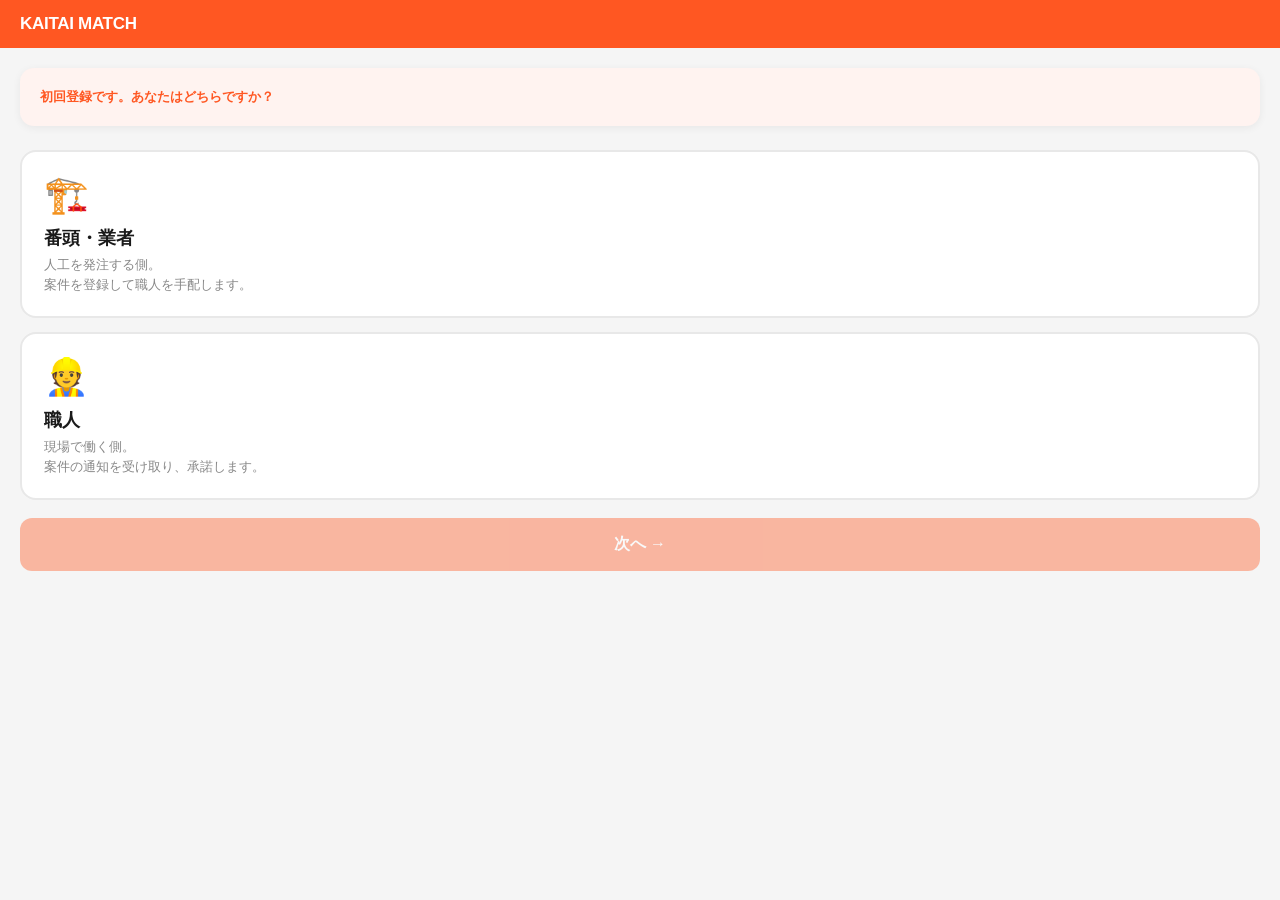
<file: index.html>
<!DOCTYPE html>
<html lang="ja">
<head>
  <meta charset="UTF-8">
  <meta name="viewport" content="width=device-width, initial-scale=1.0, maximum-scale=1.0, user-scalable=no">
  <title>KAITAI MATCH</title>
  <script src="https://static.line-scdn.net/liff/edge/versions/2.22.3/sdk.js"></script>
  <style>
    *{box-sizing:border-box;margin:0;padding:0;-webkit-tap-highlight-color:transparent}
    body{font-family:-apple-system,BlinkMacSystemFont,'Hiragino Sans','Noto Sans JP',sans-serif;background:#f5f5f5;color:#1a1a1a;min-height:100vh}

    /* ── Loading ── */
    #loading{display:flex;flex-direction:column;align-items:center;justify-content:center;height:100vh;background:#FF5722;position:fixed;inset:0;z-index:9999}
    .loading-logo{font-size:30px;font-weight:900;color:#fff;letter-spacing:-1px;margin-bottom:6px}
    .loading-sub{font-size:12px;color:rgba(255,255,255,.8);margin-bottom:44px}
    .spinner{width:32px;height:32px;border:3px solid rgba(255,255,255,.3);border-top-color:#fff;border-radius:50%;animation:spin .8s linear infinite}
    @keyframes spin{to{transform:rotate(360deg)}}

    /* ── Screen ── */
    .screen{display:none;min-height:100vh}
    .screen.active{display:block}

    /* ── Header ── */
    .header{background:#FF5722;padding:14px 20px;display:flex;align-items:center;gap:12px;position:sticky;top:0;z-index:100}
    .header-title{font-size:17px;font-weight:800;color:#fff;letter-spacing:-.3px}
    .header-back{color:#fff;font-size:22px;cursor:pointer;line-height:1;padding-right:4px}

    /* ── Content ── */
    .content{padding:20px}

    /* ── Cards ── */
    .card{background:#fff;border-radius:14px;padding:20px;margin-bottom:16px;box-shadow:0 2px 8px rgba(0,0,0,.06)}

    /* ── Hero ── */
    .home-hero{background:linear-gradient(135deg,#FF5722,#FF8A65);border-radius:16px;padding:28px 24px;margin-bottom:20px;color:#fff}
    .hero-badge{font-size:11px;font-weight:700;background:rgba(255,255,255,.2);border-radius:20px;padding:4px 10px;display:inline-block;margin-bottom:10px;letter-spacing:.5px}
    .hero-title{font-size:24px;font-weight:900;line-height:1.3;margin-bottom:8px}
    .hero-sub{font-size:13px;opacity:.85;line-height:1.6}

    /* ── Buttons ── */
    .btn-primary{width:100%;background:#FF5722;color:#fff;border:none;border-radius:12px;padding:16px;font-size:16px;font-weight:800;cursor:pointer;letter-spacing:-.3px;transition:opacity .2s;font-family:inherit}
    .btn-primary:active{opacity:.85}
    .btn-primary:disabled{opacity:.4;cursor:not-allowed}
    .btn-secondary{width:100%;background:#fff;color:#FF5722;border:2px solid #FF5722;border-radius:12px;padding:14px;font-size:15px;font-weight:700;cursor:pointer;margin-top:12px;font-family:inherit}
    .btn-secondary:active{opacity:.8}
    .btn-accept{width:100%;background:#2E7D32;color:#fff;border:none;border-radius:12px;padding:17px;font-size:17px;font-weight:800;cursor:pointer;margin-bottom:12px;font-family:inherit}
    .btn-accept:active{opacity:.85}
    .btn-decline{width:100%;background:#fff;color:#999;border:2px solid #ddd;border-radius:12px;padding:14px;font-size:15px;font-weight:700;cursor:pointer;font-family:inherit}

    /* ── Forms ── */
    .form-group{margin-bottom:20px}
    .form-label{font-size:13px;font-weight:700;color:#333;margin-bottom:8px;display:block}
    .form-label .req{color:#FF5722;margin-left:3px}
    .form-input,.form-select,.form-textarea{width:100%;border:2px solid #e8e8e8;border-radius:10px;padding:14px;font-size:15px;color:#1a1a1a;background:#fff;outline:none;transition:border-color .2s;-webkit-appearance:none;font-family:inherit}
    .form-input:focus,.form-select:focus,.form-textarea:focus{border-color:#FF5722}
    .form-select{background-image:url("data:image/svg+xml;charset=utf-8,%3Csvg xmlns='http://www.w3.org/2000/svg' width='16' height='16' viewBox='0 0 24 24' fill='none' stroke='%23999' stroke-width='2'%3E%3Cpath d='M6 9l6 6 6-6'/%3E%3C/svg%3E");background-repeat:no-repeat;background-position:right 14px center;padding-right:44px}
    .form-textarea{resize:vertical;min-height:80px}

    /* ── Skill / Area toggles ── */
    .skill-grid{display:grid;grid-template-columns:repeat(2,1fr);gap:8px}
    .skill-tag,.area-chip{border:2px solid #e8e8e8;border-radius:8px;padding:10px 12px;font-size:13px;font-weight:600;color:#555;cursor:pointer;text-align:center;transition:all .15s;background:#fff;user-select:none}
    .area-chip{border-radius:20px;padding:8px 14px}
    .area-chips{display:flex;flex-wrap:wrap;gap:8px}
    .skill-tag.on,.area-chip.on{border-color:#FF5722;background:#FFF3F0;color:#FF5722}

    /* ── Counter ── */
    .counter-wrap{display:flex;align-items:center;gap:14px}
    .counter-btn{width:46px;height:46px;border:2px solid #e8e8e8;border-radius:10px;background:#fff;font-size:22px;cursor:pointer;display:flex;align-items:center;justify-content:center;font-weight:700;font-family:inherit}
    .counter-val{font-size:26px;font-weight:900;color:#1a1a1a;min-width:40px;text-align:center}
    .counter-unit{font-size:14px;color:#888;font-weight:600}

    /* ── Step indicator ── */
    .steps{display:flex;align-items:center;gap:6px;margin-bottom:24px}
    .step-dot{width:28px;height:28px;border-radius:50%;display:flex;align-items:center;justify-content:center;font-size:12px;font-weight:900;flex-shrink:0;transition:all .3s}
    .step-dot.done{background:#FF5722;color:#fff}
    .step-dot.todo{background:#e8e8e8;color:#999}
    .step-line{flex:1;height:2px;background:#e8e8e8;transition:background .3s}
    .step-line.done{background:#FF5722}

    /* ── Info rows ── */
    .info-row{display:flex;justify-content:space-between;align-items:flex-start;padding:13px 0;border-bottom:1px solid #f5f5f5;font-size:14px;gap:12px}
    .info-row:last-child{border-bottom:none}
    .info-label{color:#888;font-weight:600;flex-shrink:0}
    .info-value{color:#1a1a1a;font-weight:700;text-align:right}

    /* ── Job card ── */
    .job-card{background:#fff;border-radius:12px;padding:16px;margin-bottom:12px;box-shadow:0 2px 8px rgba(0,0,0,.06);border-left:4px solid #FF5722}
    .job-date{font-size:15px;font-weight:800;color:#1a1a1a}
    .job-wage{font-size:20px;font-weight:900;color:#FF5722;margin:6px 0}
    .job-skills{display:flex;flex-wrap:wrap;gap:5px;margin-top:8px}
    .skill-badge{font-size:11px;font-weight:600;background:#f0f0f0;color:#666;padding:4px 8px;border-radius:4px}

    /* ── Status badges ── */
    .badge{display:inline-block;font-size:11px;font-weight:700;padding:3px 8px;border-radius:4px}
    .badge-open{background:#E3F2FD;color:#1565C0}
    .badge-matched{background:#E8F5E9;color:#2E7D32}
    .badge-closed{background:#F3F4F6;color:#6B7280}

    /* ── Notice ── */
    .notice{background:#FFF3F0;border-radius:10px;padding:14px;font-size:13px;color:#666;line-height:1.6}
    .notice strong{color:#FF5722}
    .notice-green{background:#E8F5E9;border-radius:10px;padding:14px;font-size:13px;color:#2E7D32;font-weight:600;margin-bottom:20px}

    /* ── Section label ── */
    .section-label{font-size:11px;font-weight:700;color:#888;letter-spacing:.5px;margin-bottom:12px;text-transform:uppercase}

    /* ── Type cards ── */
    .type-card{background:#fff;border:2px solid #e8e8e8;border-radius:16px;padding:22px;margin-bottom:14px;cursor:pointer;transition:all .2s;-webkit-user-select:none}
    .type-card:active{transform:scale(.98)}
    .type-card.on{border-color:#FF5722;background:#FFF3F0}
    .type-icon{font-size:36px;margin-bottom:10px}
    .type-title{font-size:18px;font-weight:800;color:#1a1a1a;margin-bottom:5px}
    .type-desc{font-size:13px;color:#888;line-height:1.5}

    /* ── Tab bar ── */
    .tab-bar{position:fixed;bottom:0;left:0;right:0;background:#fff;border-top:1px solid #f0f0f0;display:flex;padding-bottom:env(safe-area-inset-bottom,0)}
    .tab-item{flex:1;display:flex;flex-direction:column;align-items:center;padding:10px 0;cursor:pointer;color:#bbb;font-size:10px;font-weight:600;gap:3px;transition:color .2s}
    .tab-item.on{color:#FF5722}
    .tab-icon{font-size:22px;line-height:1}
    .tab-spacer{height:70px}

    /* ── Success ── */
    .success-icon{font-size:64px;text-align:center;margin-bottom:16px;margin-top:40px}
    .success-title{font-size:22px;font-weight:900;text-align:center;margin-bottom:8px}
    .success-sub{font-size:14px;color:#666;text-align:center;line-height:1.6;margin-bottom:28px}
    .stat-row{display:flex;gap:12px;margin-bottom:24px}
    .stat-box{flex:1;background:#FFF3F0;border-radius:12px;padding:16px;text-align:center}
    .stat-num{font-size:28px;font-weight:900;color:#FF5722;line-height:1;margin-bottom:4px}
    .stat-lbl{font-size:11px;color:#888;font-weight:600}

    /* ── Divider ── */
    .divider{height:1px;background:#f0f0f0;margin:16px 0}

    /* ── Empty state ── */
    .empty{text-align:center;padding:48px 20px;color:#bbb;font-size:14px;line-height:1.7}
    .empty-icon{font-size:40px;margin-bottom:12px}

    /* ── Safe area ── */
    .safe-bottom{height:calc(env(safe-area-inset-bottom,0px) + 20px)}
  </style>
</head>
<body>

<!-- ════════════════════════════════════
     LOADING
════════════════════════════════════ -->
<div id="loading">
  <div class="loading-logo">KAITAI MATCH</div>
  <div class="loading-sub">解体業の119番</div>
  <div class="spinner"></div>
</div>

<!-- ════════════════════════════════════
     [1] ユーザータイプ選択（初回登録）
════════════════════════════════════ -->
<div id="s-type" class="screen">
  <div class="header"><div class="header-title">KAITAI MATCH</div></div>
  <div class="content">
    <div class="card" style="background:#FFF3F0;border:none;margin-bottom:24px">
      <p style="font-size:13px;color:#FF5722;font-weight:600">初回登録です。あなたはどちらですか？</p>
    </div>
    <div class="type-card" id="tc-contractor" onclick="pickType('contractor')">
      <div class="type-icon">🏗️</div>
      <div class="type-title">番頭・業者</div>
      <div class="type-desc">人工を発注する側。<br>案件を登録して職人を手配します。</div>
    </div>
    <div class="type-card" id="tc-worker" onclick="pickType('worker')">
      <div class="type-icon">👷</div>
      <div class="type-title">職人</div>
      <div class="type-desc">現場で働く側。<br>案件の通知を受け取り、承諾します。</div>
    </div>
    <button class="btn-primary" id="btn-type-next" onclick="goReg()" disabled style="opacity:.4;margin-top:4px">次へ →</button>
  </div>
</div>

<!-- ════════════════════════════════════
     [2] 業者登録
════════════════════════════════════ -->
<div id="s-reg-c" class="screen">
  <div class="header">
    <span class="header-back" onclick="go('s-type')">←</span>
    <div class="header-title">業者登録</div>
  </div>
  <div class="content">
    <div class="notice" style="margin-bottom:20px">
      <strong>最初の3ヶ月は完全無料。</strong><br>
      その後、成立時のみ日当の5〜8%の手数料が発生します。
    </div>
    <div class="form-group">
      <label class="form-label">会社名<span class="req">*</span></label>
      <input class="form-input" id="c-company" type="text" placeholder="○○解体工業">
    </div>
    <div class="form-group">
      <label class="form-label">担当者名<span class="req">*</span></label>
      <input class="form-input" id="c-name" type="text" placeholder="山田 太郎">
    </div>
    <div class="form-group">
      <label class="form-label">電話番号<span class="req">*</span></label>
      <input class="form-input" id="c-phone" type="tel" placeholder="090-1234-5678">
    </div>
    <div class="form-group">
      <label class="form-label">主な活動エリア<span class="req">*</span></label>
      <select class="form-select" id="c-area">
        <option value="">選択してください</option>
        <option value="足立区">足立区</option><option value="荒川区">荒川区</option>
        <option value="葛飾区">葛飾区</option><option value="墨田区">墨田区</option>
        <option value="江東区">江東区</option><option value="江戸川区">江戸川区</option>
        <option value="台東区">台東区</option><option value="北区">北区</option>
        <option value="その他">その他23区</option>
      </select>
    </div>
    <div class="form-group">
      <label class="form-label">事業規模</label>
      <select class="form-select" id="c-scale">
        <option value="solo">個人（一人親方）</option>
        <option value="small" selected>2〜5名</option>
        <option value="medium">6〜20名</option>
        <option value="large">21名以上</option>
      </select>
    </div>
    <button class="btn-primary" id="btn-reg-c" onclick="regContractor()">登録する</button>
    <div class="safe-bottom"></div>
  </div>
</div>

<!-- ════════════════════════════════════
     [3] 職人登録
════════════════════════════════════ -->
<div id="s-reg-w" class="screen">
  <div class="header">
    <span class="header-back" onclick="go('s-type')">←</span>
    <div class="header-title">職人登録</div>
  </div>
  <div class="content">
    <div class="notice-green">👷 登録・利用は完全無料です。</div>
    <div class="form-group">
      <label class="form-label">氏名<span class="req">*</span></label>
      <input class="form-input" id="w-name" type="text" placeholder="田中 一郎">
    </div>
    <div class="form-group">
      <label class="form-label">電話番号<span class="req">*</span></label>
      <input class="form-input" id="w-phone" type="tel" placeholder="090-1234-5678">
    </div>
    <div class="form-group">
      <label class="form-label">希望日当（下限）<span class="req">*</span></label>
      <select class="form-select" id="w-wage">
        <option value="15000">¥15,000〜</option><option value="18000">¥18,000〜</option>
        <option value="20000" selected>¥20,000〜</option><option value="22000">¥22,000〜</option>
        <option value="25000">¥25,000〜</option><option value="28000">¥28,000〜</option>
        <option value="30000">¥30,000〜</option>
      </select>
    </div>
    <div class="form-group">
      <label class="form-label">稼働可能エリア<span class="req">*</span>（複数可）</label>
      <div class="area-chips" id="w-areas">
        <div class="area-chip" data-v="足立区" onclick="toggle(this,'areas')">足立区</div>
        <div class="area-chip" data-v="荒川区" onclick="toggle(this,'areas')">荒川区</div>
        <div class="area-chip" data-v="葛飾区" onclick="toggle(this,'areas')">葛飾区</div>
        <div class="area-chip" data-v="墨田区" onclick="toggle(this,'areas')">墨田区</div>
        <div class="area-chip" data-v="江東区" onclick="toggle(this,'areas')">江東区</div>
        <div class="area-chip" data-v="江戸川区" onclick="toggle(this,'areas')">江戸川区</div>
        <div class="area-chip" data-v="台東区" onclick="toggle(this,'areas')">台東区</div>
        <div class="area-chip" data-v="北区" onclick="toggle(this,'areas')">北区</div>
        <div class="area-chip" data-v="その他" onclick="toggle(this,'areas')">その他23区</div>
      </div>
    </div>
    <div class="form-group">
      <label class="form-label">スキル・資格<span class="req">*</span>（複数可）</label>
      <div class="skill-grid" id="w-skills">
        <div class="skill-tag" data-v="手元・雑工" onclick="toggle(this,'wSkills')">🔨 手元・雑工</div>
        <div class="skill-tag" data-v="内装解体" onclick="toggle(this,'wSkills')">🏠 内装解体</div>
        <div class="skill-tag" data-v="木造解体" onclick="toggle(this,'wSkills')">🌲 木造解体</div>
        <div class="skill-tag" data-v="RC解体" onclick="toggle(this,'wSkills')">🧱 RC解体</div>
        <div class="skill-tag" data-v="鉄骨解体" onclick="toggle(this,'wSkills')">⚙️ 鉄骨解体</div>
        <div class="skill-tag" data-v="外壁解体" onclick="toggle(this,'wSkills')">🏗️ 外壁解体</div>
        <div class="skill-tag" data-v="基礎解体" onclick="toggle(this,'wSkills')">⛏️ 基礎解体</div>
        <div class="skill-tag" data-v="重機(ユンボ)" onclick="toggle(this,'wSkills')">🚜 重機(ユンボ)</div>
        <div class="skill-tag" data-v="重機(クレーン)" onclick="toggle(this,'wSkills')">🏗️ 重機(クレーン)</div>
        <div class="skill-tag" data-v="アスベスト除去" onclick="toggle(this,'wSkills')">🦺 アスベスト除去</div>
        <div class="skill-tag" data-v="アスベスト主任" onclick="toggle(this,'wSkills')">📋 アスベスト主任</div>
        <div class="skill-tag" data-v="大型運転" onclick="toggle(this,'wSkills')">🚛 大型運転</div>
        <div class="skill-tag" data-v="産廃処理" onclick="toggle(this,'wSkills')">♻️ 産廃処理</div>
        <div class="skill-tag" data-v="安全衛生責任者" onclick="toggle(this,'wSkills')">⛑️ 安全衛生</div>
      </div>
    </div>
    <button class="btn-primary" id="btn-reg-w" onclick="regWorker()">登録する</button>
    <div class="safe-bottom"></div>
  </div>
</div>

<!-- ════════════════════════════════════
     [4] 業者ホーム
════════════════════════════════════ -->
<div id="s-c-home" class="screen">
  <div class="header"><div class="header-title">KAITAI MATCH</div></div>
  <div class="content" style="padding-bottom:80px">
    <div class="home-hero">
      <div class="hero-badge">解体業の119番</div>
      <div class="hero-title">明日の穴を<br>5分で埋める</div>
      <div class="hero-sub">条件を入力するだけ。合う職人に自動でLINEが届きます。</div>
    </div>
    <button class="btn-primary" onclick="go('s-post-job')" style="font-size:17px;padding:18px;margin-bottom:24px">
      ＋ 案件を登録する
    </button>
    <div class="section-label">最近の案件</div>
    <div id="c-job-list">
      <div class="empty"><div class="empty-icon">📋</div>まだ案件がありません</div>
    </div>
    <div class="tab-spacer"></div>
  </div>
  <div class="tab-bar">
    <div class="tab-item on"><div class="tab-icon">🏠</div><span>ホーム</span></div>
    <div class="tab-item" onclick="go('s-c-profile')"><div class="tab-icon">👤</div><span>プロフィール</span></div>
  </div>
</div>

<!-- ════════════════════════════════════
     [5] 案件登録（3ステップ）
════════════════════════════════════ -->
<div id="s-post-job" class="screen">
  <div class="header">
    <span class="header-back" onclick="go('s-c-home')">←</span>
    <div class="header-title">案件を登録する</div>
  </div>
  <div class="content" style="padding-bottom:100px">

    <!-- Step indicator -->
    <div class="steps">
      <div class="step-dot done" id="sd1">1</div>
      <div class="step-line" id="sl1"></div>
      <div class="step-dot todo" id="sd2">2</div>
      <div class="step-line" id="sl2"></div>
      <div class="step-dot todo" id="sd3">3</div>
    </div>

    <!-- ─ Step 1: 日程・エリア ─ -->
    <div id="js1">
      <div class="form-group">
        <label class="form-label">作業日<span class="req">*</span></label>
        <input class="form-input" id="j-date" type="date">
      </div>
      <div class="form-group">
        <label class="form-label">現場エリア<span class="req">*</span></label>
        <select class="form-select" id="j-area">
          <option value="">選択してください</option>
          <option value="足立区">足立区</option><option value="荒川区">荒川区</option>
          <option value="葛飾区">葛飾区</option><option value="墨田区">墨田区</option>
          <option value="江東区">江東区</option><option value="江戸川区">江戸川区</option>
          <option value="台東区">台東区</option><option value="北区">北区</option>
          <option value="その他">その他23区</option>
        </select>
      </div>
      <div class="form-group">
        <label class="form-label">現場名・住所（任意）</label>
        <input class="form-input" id="j-location" type="text" placeholder="○○ビル解体現場">
      </div>
      <button class="btn-primary" onclick="jNext(2)">次へ →</button>
    </div>

    <!-- ─ Step 2: スキル・人数 ─ -->
    <div id="js2" style="display:none">
      <div class="form-group">
        <label class="form-label">必要なスキル<span class="req">*</span>（複数可）</label>
        <div class="skill-grid" id="j-skills">
          <div class="skill-tag" data-v="手元・雑工" onclick="toggle(this,'jSkills')">🔨 手元・雑工</div>
          <div class="skill-tag" data-v="内装解体" onclick="toggle(this,'jSkills')">🏠 内装解体</div>
          <div class="skill-tag" data-v="木造解体" onclick="toggle(this,'jSkills')">🌲 木造解体</div>
          <div class="skill-tag" data-v="RC解体" onclick="toggle(this,'jSkills')">🧱 RC解体</div>
          <div class="skill-tag" data-v="鉄骨解体" onclick="toggle(this,'jSkills')">⚙️ 鉄骨解体</div>
          <div class="skill-tag" data-v="外壁解体" onclick="toggle(this,'jSkills')">🏗️ 外壁解体</div>
          <div class="skill-tag" data-v="基礎解体" onclick="toggle(this,'jSkills')">⛏️ 基礎解体</div>
          <div class="skill-tag" data-v="重機(ユンボ)" onclick="toggle(this,'jSkills')">🚜 重機(ユンボ)</div>
          <div class="skill-tag" data-v="重機(クレーン)" onclick="toggle(this,'jSkills')">🏗️ 重機(クレーン)</div>
          <div class="skill-tag" data-v="アスベスト除去" onclick="toggle(this,'jSkills')">🦺 アスベスト除去</div>
          <div class="skill-tag" data-v="アスベスト主任" onclick="toggle(this,'jSkills')">📋 アスベスト主任</div>
          <div class="skill-tag" data-v="大型運転" onclick="toggle(this,'jSkills')">🚛 大型運転</div>
          <div class="skill-tag" data-v="産廃処理" onclick="toggle(this,'jSkills')">♻️ 産廃処理</div>
          <div class="skill-tag" data-v="安全衛生責任者" onclick="toggle(this,'jSkills')">⛑️ 安全衛生</div>
        </div>
      </div>
      <div class="form-group">
        <label class="form-label">必要人数<span class="req">*</span></label>
        <div class="counter-wrap">
          <button class="counter-btn" onclick="cnt(-1)">−</button>
          <div class="counter-val" id="j-cnt">1</div>
          <button class="counter-btn" onclick="cnt(1)">＋</button>
          <div class="counter-unit">人</div>
        </div>
      </div>
      <div style="display:flex;gap:10px;margin-top:4px">
        <button class="btn-secondary" style="flex:1;margin:0;font-size:14px" onclick="jNext(1)">← 戻る</button>
        <button class="btn-primary" style="flex:2" onclick="jNext(3)">次へ →</button>
      </div>
    </div>

    <!-- ─ Step 3: 日当・備考・確認 ─ -->
    <div id="js3" style="display:none">
      <div class="form-group">
        <label class="form-label">日当<span class="req">*</span></label>
        <select class="form-select" id="j-wage" onchange="updateSummary()">
          <option value="15000">¥15,000</option><option value="18000">¥18,000</option>
          <option value="20000" selected>¥20,000</option><option value="22000">¥22,000</option>
          <option value="25000">¥25,000</option><option value="28000">¥28,000</option>
          <option value="30000">¥30,000</option>
        </select>
      </div>
      <div class="form-group">
        <label class="form-label">作業内容・備考（任意）</label>
        <textarea class="form-textarea" id="j-notes" placeholder="例：内装撤去。道具は現場あり。8時集合。"></textarea>
      </div>

      <!-- 確認サマリー -->
      <div class="card" style="background:#f9f9f9;margin-bottom:20px">
        <div class="section-label" style="margin-bottom:12px">📋 登録内容の確認</div>
        <div class="info-row"><span class="info-label">作業日</span><span class="info-value" id="sum-date">—</span></div>
        <div class="info-row"><span class="info-label">エリア</span><span class="info-value" id="sum-area">—</span></div>
        <div class="info-row"><span class="info-label">スキル</span><span class="info-value" id="sum-skills" style="font-size:12px">—</span></div>
        <div class="info-row"><span class="info-label">人数</span><span class="info-value" id="sum-cnt">—</span></div>
        <div class="info-row"><span class="info-label">日当</span><span class="info-value" id="sum-wage">—</span></div>
      </div>

      <div style="display:flex;gap:10px">
        <button class="btn-secondary" style="flex:1;margin:0;font-size:14px" onclick="jNext(2)">← 戻る</button>
        <button class="btn-primary" style="flex:2" id="btn-submit" onclick="submitJob()">🚨 マッチング開始</button>
      </div>
    </div>

  </div>
</div>

<!-- ════════════════════════════════════
     [6] マッチング成功画面
════════════════════════════════════ -->
<div id="s-match-ok" class="screen">
  <div class="header"><div class="header-title">マッチング完了</div></div>
  <div class="content">
    <div class="success-icon">🎯</div>
    <div class="success-title">通知を送りました！</div>
    <div class="success-sub" id="match-msg">条件に合う職人にLINEを送信しました。<br>返答があり次第、LINEでお知らせします。</div>
    <div class="stat-row">
      <div class="stat-box"><div class="stat-num" id="match-cnt">—</div><div class="stat-lbl">通知人数</div></div>
      <div class="stat-box"><div class="stat-num">〜5分</div><div class="stat-lbl">平均返答時間</div></div>
    </div>
    <div class="notice" style="margin-bottom:24px">
      <strong>次のステップ</strong><br>
      職人が承諾するとLINEに通知が届きます。承諾者の連絡先をお渡しします。
    </div>
    <button class="btn-primary" onclick="go('s-c-home')">ホームに戻る</button>
  </div>
</div>

<!-- ════════════════════════════════════
     [7] 職人ホーム
════════════════════════════════════ -->
<div id="s-w-home" class="screen">
  <div class="header"><div class="header-title">KAITAI MATCH</div></div>
  <div class="content" style="padding-bottom:80px">
    <div class="home-hero" style="background:linear-gradient(135deg,#1565C0,#42A5F5)">
      <div class="hero-badge">職人モード</div>
      <div class="hero-title">やれる仕事を<br>受け取ろう</div>
      <div class="hero-sub">条件に合う案件が来たらLINEで通知します。<br>待つだけでOK。</div>
    </div>
    <div class="section-label">現在の案件通知</div>
    <div id="w-job-list">
      <div class="empty"><div class="empty-icon">📭</div>現在、あなたへの通知はありません</div>
    </div>
    <div class="tab-spacer"></div>
  </div>
  <div class="tab-bar">
    <div class="tab-item on"><div class="tab-icon">🏠</div><span>ホーム</span></div>
    <div class="tab-item" onclick="go('s-w-profile')"><div class="tab-icon">👤</div><span>プロフィール</span></div>
  </div>
</div>

<!-- ════════════════════════════════════
     [8] 案件詳細（職人→承諾/辞退）
════════════════════════════════════ -->
<div id="s-job-detail" class="screen">
  <div class="header">
    <span class="header-back" onclick="go('s-w-home')">←</span>
    <div class="header-title">案件詳細</div>
  </div>
  <div class="content">
    <div class="card" style="border:2px solid #FF5722;margin-bottom:16px">
      <div style="display:flex;justify-content:space-between;align-items:center;margin-bottom:16px">
        <span class="badge badge-open">募集中</span>
        <span style="font-size:12px;color:#888" id="det-posted">登録直後</span>
      </div>
      <div class="info-row"><span class="info-label">📅 作業日</span><span class="info-value" id="det-date" style="font-size:17px">—</span></div>
      <div class="info-row"><span class="info-label">📍 エリア</span><span class="info-value" id="det-area">—</span></div>
      <div class="info-row"><span class="info-label">💴 日当</span><span class="info-value" id="det-wage" style="font-size:20px;color:#FF5722">—</span></div>
      <div class="info-row"><span class="info-label">🔧 スキル</span><span class="info-value" id="det-skills" style="font-size:13px">—</span></div>
      <div id="det-notes-wrap" style="display:none">
        <div class="divider"></div>
        <div style="font-size:13px;color:#555;line-height:1.7" id="det-notes"></div>
      </div>
    </div>
    <div class="notice" style="margin-bottom:24px">
      <strong>⚠️ ご注意</strong><br>
      承諾後のキャンセルはご遠慮ください。<br>無断欠勤・直前キャンセルはアカウント停止になります。
    </div>
    <button class="btn-accept" id="btn-accept" onclick="respond('accept')">✅ この案件を承諾する</button>
    <button class="btn-decline" id="btn-decline" onclick="respond('decline')">辞退する</button>
    <div class="safe-bottom"></div>
  </div>
</div>

<!-- ════════════════════════════════════
     [9] 業者プロフィール
════════════════════════════════════ -->
<div id="s-c-profile" class="screen">
  <div class="header">
    <span class="header-back" onclick="go('s-c-home')">←</span>
    <div class="header-title">プロフィール</div>
  </div>
  <div class="content">
    <div class="card">
      <div style="font-size:48px;text-align:center;margin-bottom:12px">🏗️</div>
      <div style="text-align:center;font-size:20px;font-weight:800;margin-bottom:4px" id="cp-company">—</div>
      <div style="text-align:center;font-size:13px;color:#888;margin-bottom:20px" id="cp-name">—</div>
      <div class="divider"></div>
      <div class="info-row"><span class="info-label">活動エリア</span><span class="info-value" id="cp-area">—</span></div>
      <div class="info-row"><span class="info-label">ご利用状況</span><span class="info-value" style="color:#FF5722">無料期間中</span></div>
    </div>
  </div>
</div>

<!-- ════════════════════════════════════
     [10] 職人プロフィール
════════════════════════════════════ -->
<div id="s-w-profile" class="screen">
  <div class="header">
    <span class="header-back" onclick="go('s-w-home')">←</span>
    <div class="header-title">プロフィール</div>
  </div>
  <div class="content">
    <div class="card">
      <div style="font-size:48px;text-align:center;margin-bottom:12px">👷</div>
      <div style="text-align:center;font-size:20px;font-weight:800;margin-bottom:4px" id="wp-name">—</div>
      <div style="text-align:center;font-size:13px;color:#888;margin-bottom:20px" id="wp-areas">—</div>
      <div class="divider"></div>
      <div class="info-row"><span class="info-label">希望日当</span><span class="info-value" id="wp-wage">—</span></div>
      <div class="info-row" style="flex-direction:column;align-items:flex-start;gap:10px">
        <span class="info-label">登録スキル</span>
        <div class="job-skills" id="wp-skills"></div>
      </div>
    </div>
  </div>
</div>


<!-- ════════════════════════════════════
     JAVASCRIPT
════════════════════════════════════ -->
<script>
/* ─────────────────────────────────────
   CONFIG  ← 本番時に書き換え
───────────────────────────────────── */
const CFG = {
  LIFF_ID : 'YOUR_LIFF_ID',       // LINE Developers Console から取得
  GAS_URL : 'YOUR_GAS_WEBAPP_URL', // GAS デプロイ後のURL
  DEBUG   : true                    // 本番は false
};

/* ─────────────────────────────────────
   STATE
───────────────────────────────────── */
const S = {
  line    : null,   // LINE プロフィール { userId, displayName }
  user    : null,   // DBから取得したユーザーデータ
  uType   : null,   // 'contractor' | 'worker'
  pickedType: null, // 登録画面の選択
  job     : null,   // 詳細表示中の案件
  jCnt    : 1,
  jSkills : [],
  wSkills : [],
  areas   : []
};

/* ─────────────────────────────────────
   INIT
───────────────────────────────────── */
window.addEventListener('DOMContentLoaded', async () => {
  if (CFG.DEBUG) {
    // デバッグ: LIFF なしで UI を確認できる
    S.line = { userId: 'debug_' + Date.now(), displayName: 'テストユーザー' };
    await sleep(600);
    hide('loading');
    // デバッグ用：↓ 確認したい画面 ID に変える
    go('s-type');
    return;
  }
  try {
    await liff.init({ liffId: CFG.LIFF_ID });
    if (!liff.isLoggedIn()) { liff.login(); return; }
    S.line = await liff.getProfile();

    // URLパラメータで案件通知からの流入を判別
    const p = new URLSearchParams(window.location.search);
    if (p.get('jobId') && p.get('matchId')) {
      await loadJobDetail(p.get('jobId'), p.get('matchId'));
      return;
    }
    await loadUser();
  } catch(e) {
    console.error(e);
    document.getElementById('loading').innerHTML =
      '<div style="text-align:center;padding:40px;color:#fff"><div style="font-size:40px;margin-bottom:16px">⚠️</div><div>起動に失敗しました。<br>LINEアプリから開き直してください。</div></div>';
  }
});

async function loadUser() {
  try {
    const r = await get(`action=getUser&lineUid=${S.line.userId}`);
    hide('loading');
    if (r.user) {
      S.user  = r.user;
      S.uType = r.user.type;
      r.user.type === 'contractor' ? bootContractor() : bootWorker();
    } else {
      go('s-type');
    }
  } catch(e) {
    hide('loading');
    go('s-type');
  }
}

/* ─────────────────────────────────────
   SCREEN NAV
───────────────────────────────────── */
function go(id) {
  document.querySelectorAll('.screen').forEach(s => s.classList.remove('active'));
  document.getElementById(id)?.classList.add('active');
  window.scrollTo(0,0);

  // 案件登録画面: 初期化
  if (id === 's-post-job') {
    const d = new Date(); d.setDate(d.getDate()+1);
    const el = document.getElementById('j-date');
    el.value = d.toISOString().split('T')[0];
    el.min   = new Date().toISOString().split('T')[0];
    resetJob();
  }
}

function hide(id) { const el=document.getElementById(id); if(el) el.style.display='none'; }

/* ─────────────────────────────────────
   TOGGLE (skill / area chips)
───────────────────────────────────── */
function toggle(el, key) {
  el.classList.toggle('on');
  const v = el.dataset.v;
  S[key] = el.classList.contains('on')
    ? [...new Set([...S[key], v])]
    : S[key].filter(x => x !== v);
}

/* ─────────────────────────────────────
   TYPE SELECTION
───────────────────────────────────── */
function pickType(t) {
  S.pickedType = t;
  document.getElementById('tc-contractor').classList.toggle('on', t === 'contractor');
  document.getElementById('tc-worker').classList.toggle('on', t === 'worker');
  const btn = document.getElementById('btn-type-next');
  btn.disabled = false;
  btn.style.opacity = '1';
}

function goReg() {
  if (!S.pickedType) return;
  go(S.pickedType === 'contractor' ? 's-reg-c' : 's-reg-w');
}

/* ─────────────────────────────────────
   CONTRACTOR REGISTRATION
───────────────────────────────────── */
async function regContractor() {
  const company = v('c-company'), name = v('c-name'),
        phone = v('c-phone'), area = v('c-area');
  if (!company || !name || !phone || !area) { alert('必須項目を入力してください'); return; }

  const btn = document.getElementById('btn-reg-c');
  btn.textContent = '登録中...'; btn.disabled = true;

  const payload = {
    action: 'registerContractor',
    lineUid: S.line.userId, displayName: S.line.displayName,
    company, name, phone, area, scale: v('c-scale'),
    registeredAt: new Date().toISOString()
  };

  if (CFG.DEBUG) {
    await sleep(700);
    S.user = { ...payload, type: 'contractor' }; S.uType = 'contractor';
    bootContractor(); btn.textContent = '登録する'; btn.disabled = false; return;
  }

  const r = await post(payload);
  btn.textContent = '登録する'; btn.disabled = false;
  if (r.success) { S.user = r.user; S.uType = 'contractor'; bootContractor(); }
  else alert('登録に失敗しました: ' + r.message);
}

/* ─────────────────────────────────────
   WORKER REGISTRATION
───────────────────────────────────── */
async function regWorker() {
  const name = v('w-name'), phone = v('w-phone');
  if (!name || !phone)        { alert('氏名と電話番号を入力してください'); return; }
  if (!S.areas.length)        { alert('稼働可能エリアを選択してください'); return; }
  if (!S.wSkills.length)      { alert('スキルを1つ以上選択してください'); return; }

  const btn = document.getElementById('btn-reg-w');
  btn.textContent = '登録中...'; btn.disabled = true;

  const payload = {
    action: 'registerWorker',
    lineUid: S.line.userId, displayName: S.line.displayName,
    name, phone, wage: v('w-wage'),
    areas : S.areas.join(','),
    skills: S.wSkills.join(','),
    registeredAt: new Date().toISOString()
  };

  if (CFG.DEBUG) {
    await sleep(700);
    S.user = { ...payload, type: 'worker' }; S.uType = 'worker';
    bootWorker(); btn.textContent = '登録する'; btn.disabled = false; return;
  }

  const r = await post(payload);
  btn.textContent = '登録する'; btn.disabled = false;
  if (r.success) { S.user = r.user; S.uType = 'worker'; bootWorker(); }
  else alert('登録に失敗しました: ' + r.message);
}

/* ─────────────────────────────────────
   JOB POSTING (3 steps)
───────────────────────────────────── */
function cnt(d) {
  S.jCnt = Math.max(1, Math.min(20, S.jCnt + d));
  document.getElementById('j-cnt').textContent = S.jCnt;
}

function jNext(step) {
  if (step === 2) {
    if (!v('j-date') || !v('j-area')) { alert('日付とエリアを選択してください'); return; }
  }
  if (step === 3) {
    if (!S.jSkills.length) { alert('スキルを1つ以上選択してください'); return; }
    fillSummary();
  }
  ['js1','js2','js3'].forEach((id,i) => document.getElementById(id).style.display = i+1===step ? 'block' : 'none');
  setStepUI(step);
  window.scrollTo(0,0);
}

function setStepUI(step) {
  [1,2,3].forEach(i => {
    const dot = document.getElementById('sd'+i);
    dot.className = 'step-dot ' + (i <= step ? 'done' : 'todo');
    if (i < 3) document.getElementById('sl'+i).className = 'step-line ' + (i < step ? 'done' : '');
  });
}

function fillSummary() {
  const dateVal = v('j-date');
  document.getElementById('sum-date').textContent   = fmtDate(dateVal);
  document.getElementById('sum-area').textContent   = v('j-area');
  document.getElementById('sum-skills').textContent = S.jSkills.join('、') || '—';
  document.getElementById('sum-cnt').textContent    = S.jCnt + '人';
  updateSummary();
}

function updateSummary() {
  const w = Number(v('j-wage') || 0);
  document.getElementById('sum-wage').textContent = '¥' + w.toLocaleString();
}

function resetJob() {
  S.jSkills = []; S.jCnt = 1;
  document.getElementById('j-cnt').textContent = '1';
  document.querySelectorAll('#j-skills .skill-tag').forEach(t => t.classList.remove('on'));
  ['js1','js2','js3'].forEach((id,i) => document.getElementById(id).style.display = i===0?'block':'none');
  setStepUI(1);
}

async function submitJob() {
  const btn = document.getElementById('btn-submit');
  btn.textContent = '送信中...'; btn.disabled = true;

  const payload = {
    action: 'registerJob',
    contractorLineUid: S.line.userId,
    contractorId     : S.user?.id || 'debug',
    date     : v('j-date'),
    area     : v('j-area'),
    location : v('j-location'),
    skills   : S.jSkills.join(','),
    count    : S.jCnt,
    wage     : v('j-wage'),
    notes    : v('j-notes'),
    registeredAt: new Date().toISOString()
  };

  if (CFG.DEBUG) {
    await sleep(1200);
    const n = 3 + Math.floor(Math.random() * 5);
    showMatchOk(n);
    btn.textContent = '🚨 マッチング開始'; btn.disabled = false;
    return;
  }

  const r = await post(payload);
  btn.textContent = '🚨 マッチング開始'; btn.disabled = false;
  if (r.success) showMatchOk(r.matchCount);
  else alert('登録に失敗しました: ' + r.message);
}

function showMatchOk(n) {
  document.getElementById('match-cnt').textContent = n;
  document.getElementById('match-msg').textContent =
    `条件に合う職人${n}人にLINEで通知しました。返答があり次第、LINEでお知らせします。`;
  go('s-match-ok');
}

/* ─────────────────────────────────────
   JOB DETAIL (Worker flow)
───────────────────────────────────── */
async function loadJobDetail(jobId, matchId) {
  try {
    let job;
    if (CFG.DEBUG) {
      job = { jobId, matchId, date:'2026-03-15', area:'足立区', wage:'20000',
              skills:'手元・雑工,内装解体', notes:'内装撤去。道具現場あり。8時集合。', postedAt:'3分前' };
    } else {
      const r = await get(`action=getJob&jobId=${jobId}&matchId=${matchId}`);
      if (!r.success) throw new Error(r.message);
      job = r.job;
    }
    S.job = job;
    document.getElementById('det-date').textContent  = fmtDate(job.date);
    document.getElementById('det-area').textContent  = job.area;
    document.getElementById('det-wage').textContent  = '¥' + Number(job.wage).toLocaleString();
    document.getElementById('det-skills').textContent = (job.skills||'').replace(/,/g,'、');
    document.getElementById('det-posted').textContent = job.postedAt || '';
    if (job.notes) {
      document.getElementById('det-notes').textContent = job.notes;
      document.getElementById('det-notes-wrap').style.display = 'block';
    }
    hide('loading');
    go('s-job-detail');
  } catch(e) {
    console.error(e);
    hide('loading');
    go('s-w-home');
  }
}

async function respond(ans) {
  if (!S.job) return;
  const btnA = document.getElementById('btn-accept'), btnD = document.getElementById('btn-decline');
  btnA.disabled = btnD.disabled = true;
  const active = ans === 'accept' ? btnA : btnD;
  active.textContent = '送信中...';

  const payload = {
    action: 'respondToMatch',
    matchId: S.job.matchId, jobId: S.job.jobId,
    workerLineUid: S.line?.userId || 'debug',
    response: ans, respondedAt: new Date().toISOString()
  };

  if (!CFG.DEBUG) await post(payload);
  else await sleep(700);

  alert(ans === 'accept'
    ? '✅ 承諾しました！\n業者から直接連絡が来ます。'
    : '辞退しました。次の案件をお待ちください。');
  go('s-w-home');
}

/* ─────────────────────────────────────
   BOOT (after login / register)
───────────────────────────────────── */
function bootContractor() {
  if (S.user) {
    document.getElementById('cp-company').textContent = S.user.company || '—';
    document.getElementById('cp-name').textContent    = S.user.name    || '—';
    document.getElementById('cp-area').textContent    = S.user.area    || '—';
  }
  go('s-c-home');
}

function bootWorker() {
  if (S.user) {
    document.getElementById('wp-name').textContent  = S.user.name  || '—';
    document.getElementById('wp-areas').textContent = (S.user.areas||'').replace(/,/g,'、');
    document.getElementById('wp-wage').textContent  = '¥' + Number(S.user.wage||20000).toLocaleString() + '〜';
    const skills = (S.user.skills||'').split(',').filter(Boolean);
    document.getElementById('wp-skills').innerHTML  = skills.map(s=>`<span class="skill-badge">${s}</span>`).join('');
  }
  go('s-w-home');
}

/* ─────────────────────────────────────
   UTILITIES
───────────────────────────────────── */
function v(id) { return (document.getElementById(id)?.value || '').trim(); }
function sleep(ms) { return new Promise(r => setTimeout(r, ms)); }

function fmtDate(ds) {
  if (!ds) return '—';
  const d = new Date(ds), days=['日','月','火','水','木','金','土'];
  const today = new Date(); today.setHours(0,0,0,0);
  const tgt   = new Date(d); tgt.setHours(0,0,0,0);
  const diff  = Math.round((tgt-today)/86400000);
  const label = diff===0?'【今日】':diff===1?'【明日】':diff===2?'【明後日】':'';
  return `${label}${d.getMonth()+1}/${d.getDate()}（${days[d.getDay()]}）`;
}

async function get(qs) {
  const r = await fetch(`${CFG.GAS_URL}?${qs}`);
  return r.json();
}

async function post(body) {
  const r = await fetch(CFG.GAS_URL, {
    method: 'POST',
    headers: { 'Content-Type': 'application/json' },
    body: JSON.stringify(body)
  });
  return r.json();
}
</script>
</body>
</html>
</file>
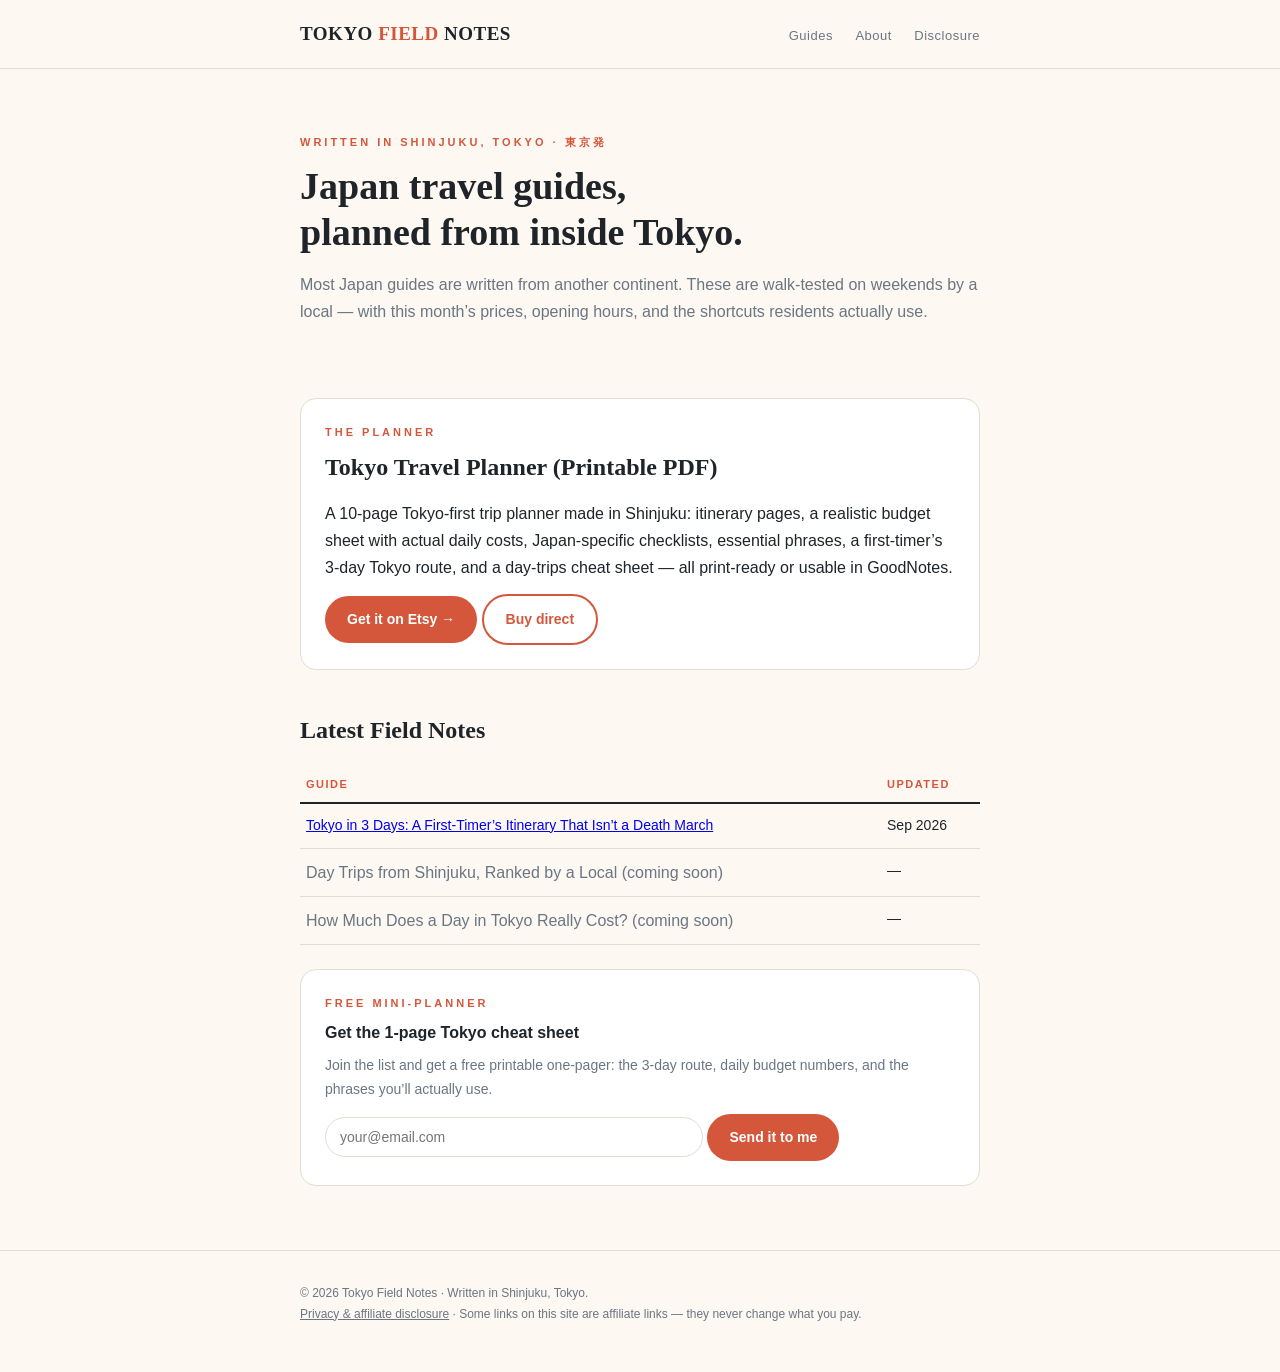
<file: site/index.html>
<!DOCTYPE html>
<html lang="en">
<head>
<meta charset="UTF-8">
<meta name="viewport" content="width=device-width, initial-scale=1.0">
<title>Tokyo Field Notes — Japan travel, planned from Tokyo</title>
<meta name="description" content="Practical Japan travel guides and planners written in Shinjuku, Tokyo — walk-tested itineraries, real prices, and local tips updated as the city changes.">
<link rel="stylesheet" href="style.css">
</head>
<body>
<header class="site">
  <div class="wrap">
    <a class="logo" href="index.html">TOKYO <span>FIELD</span> NOTES</a>
    <nav>
      <a href="guides/tokyo-3-day-itinerary.html">Guides</a>
      <a href="about.html">About</a>
      <a href="legal.html">Disclosure</a>
    </nav>
  </div>
</header>

<main class="wrap">
  <section class="hero">
    <div class="kicker">Written in Shinjuku, Tokyo · 東京発</div>
    <h1>Japan travel guides,<br>planned from inside Tokyo.</h1>
    <p class="sub">Most Japan guides are written from another continent. These are walk-tested on weekends by a local — with this month’s prices, opening hours, and the shortcuts residents actually use.</p>
  </section>

  <section class="card">
    <div class="kicker">The Planner</div>
    <h2 style="margin-top:0">Tokyo Travel Planner (Printable PDF)</h2>
    <p>A 10-page Tokyo-first trip planner made in Shinjuku: itinerary pages, a realistic budget sheet with actual daily costs, Japan-specific checklists, essential phrases, a first-timer’s 3-day Tokyo route, and a day-trips cheat sheet — all print-ready or usable in GoodNotes.</p>
    <a class="btn" href="#">Get it on Etsy →</a>
    <a class="btn ghost" href="#">Buy direct</a>
  </section>

  <section>
    <h2>Latest Field Notes</h2>
    <table>
      <tr><th>Guide</th><th>Updated</th></tr>
      <tr><td><a href="guides/tokyo-3-day-itinerary.html">Tokyo in 3 Days: A First-Timer’s Itinerary That Isn’t a Death March</a></td><td>Sep 2026</td></tr>
      <tr><td><span class="sub">Day Trips from Shinjuku, Ranked by a Local (coming soon)</span></td><td>—</td></tr>
      <tr><td><span class="sub">How Much Does a Day in Tokyo Really Cost? (coming soon)</span></td><td>—</td></tr>
    </table>
  </section>

  <section class="card newsletter">
    <div class="kicker">Free Mini-Planner</div>
    <h3 style="margin-top:0">Get the 1-page Tokyo cheat sheet</h3>
    <p class="sub" style="font-size:14px">Join the list and get a free printable one-pager: the 3-day route, daily budget numbers, and the phrases you’ll actually use.</p>
    <form action="#" method="post">
      <input type="email" placeholder="your@email.com" required>
      <a class="btn" href="#">Send it to me</a>
    </form>
  </section>
</main>

<footer class="site">
  <div class="wrap">
    <p>© 2026 Tokyo Field Notes · Written in Shinjuku, Tokyo.</p>
    <p><a href="legal.html">Privacy &amp; affiliate disclosure</a> · Some links on this site are affiliate links — they never change what you pay.</p>
  </div>
</footer>
</body>
</html>
</file>
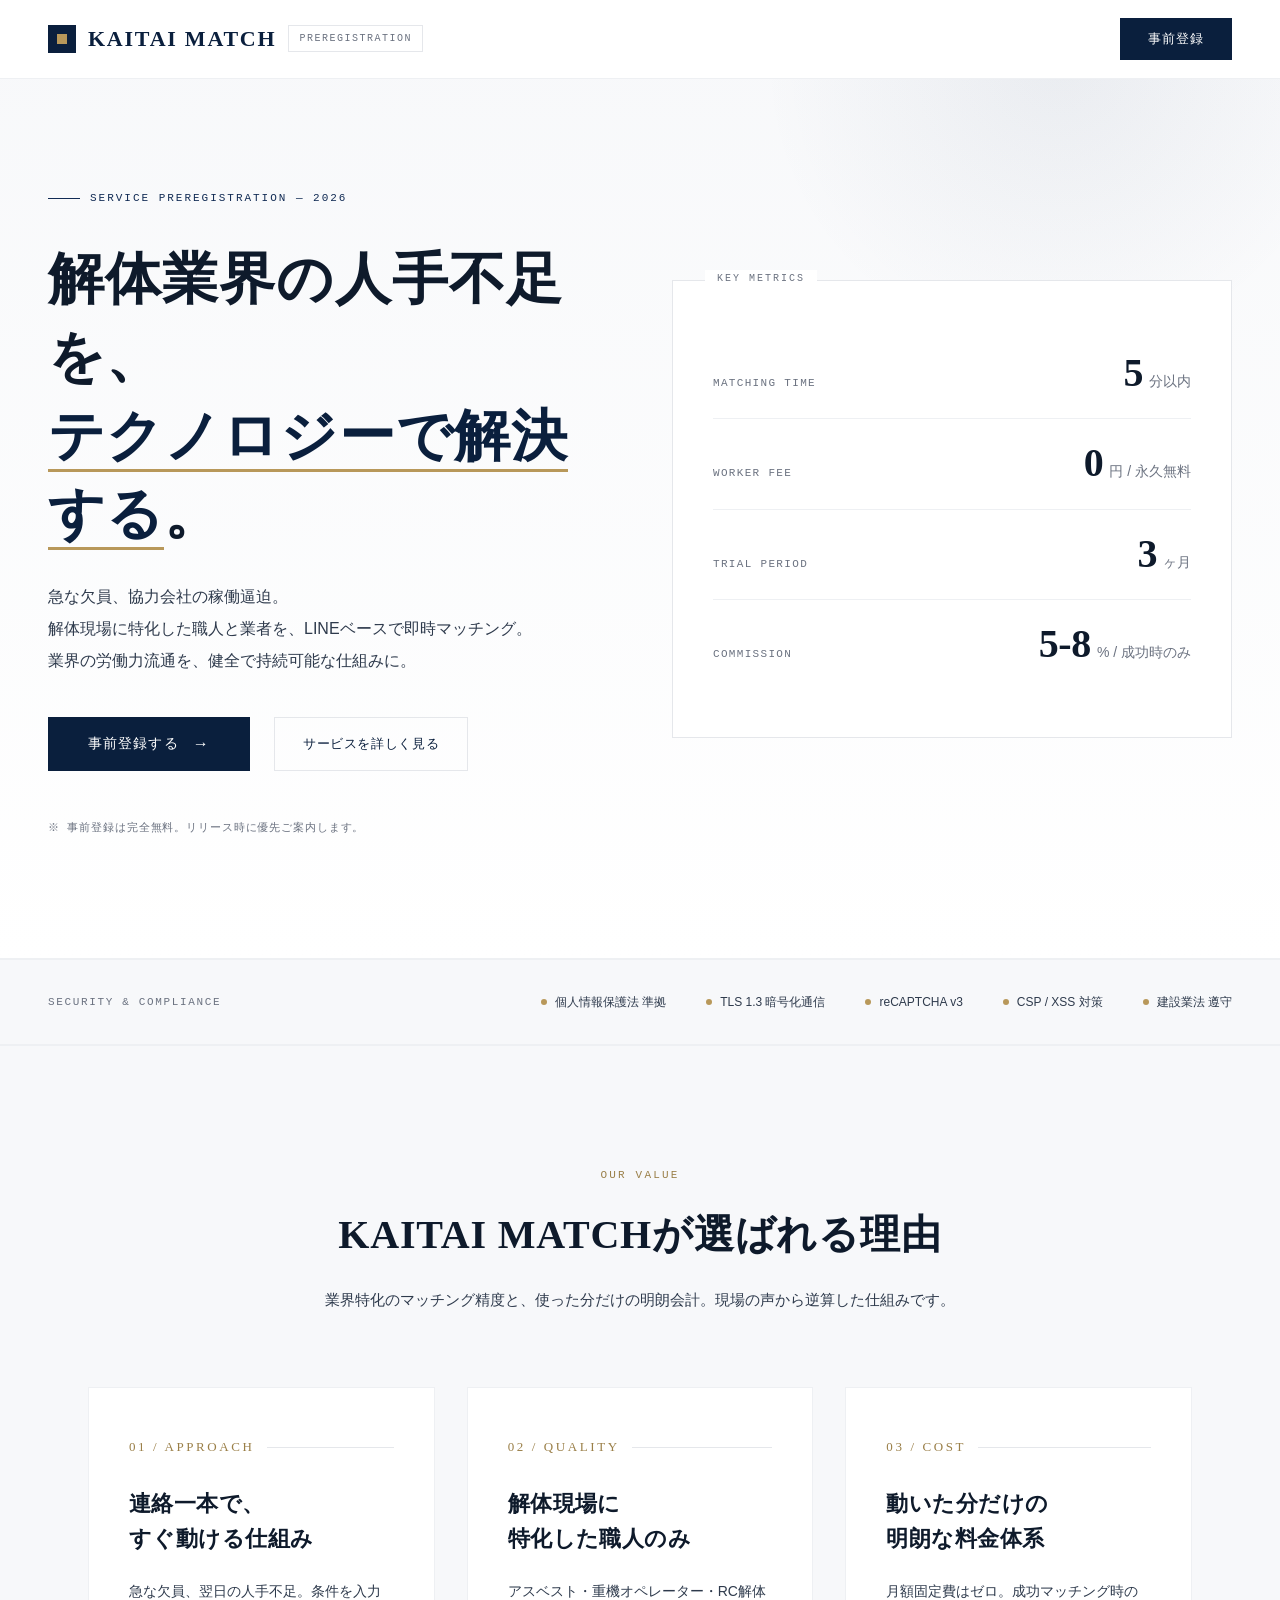
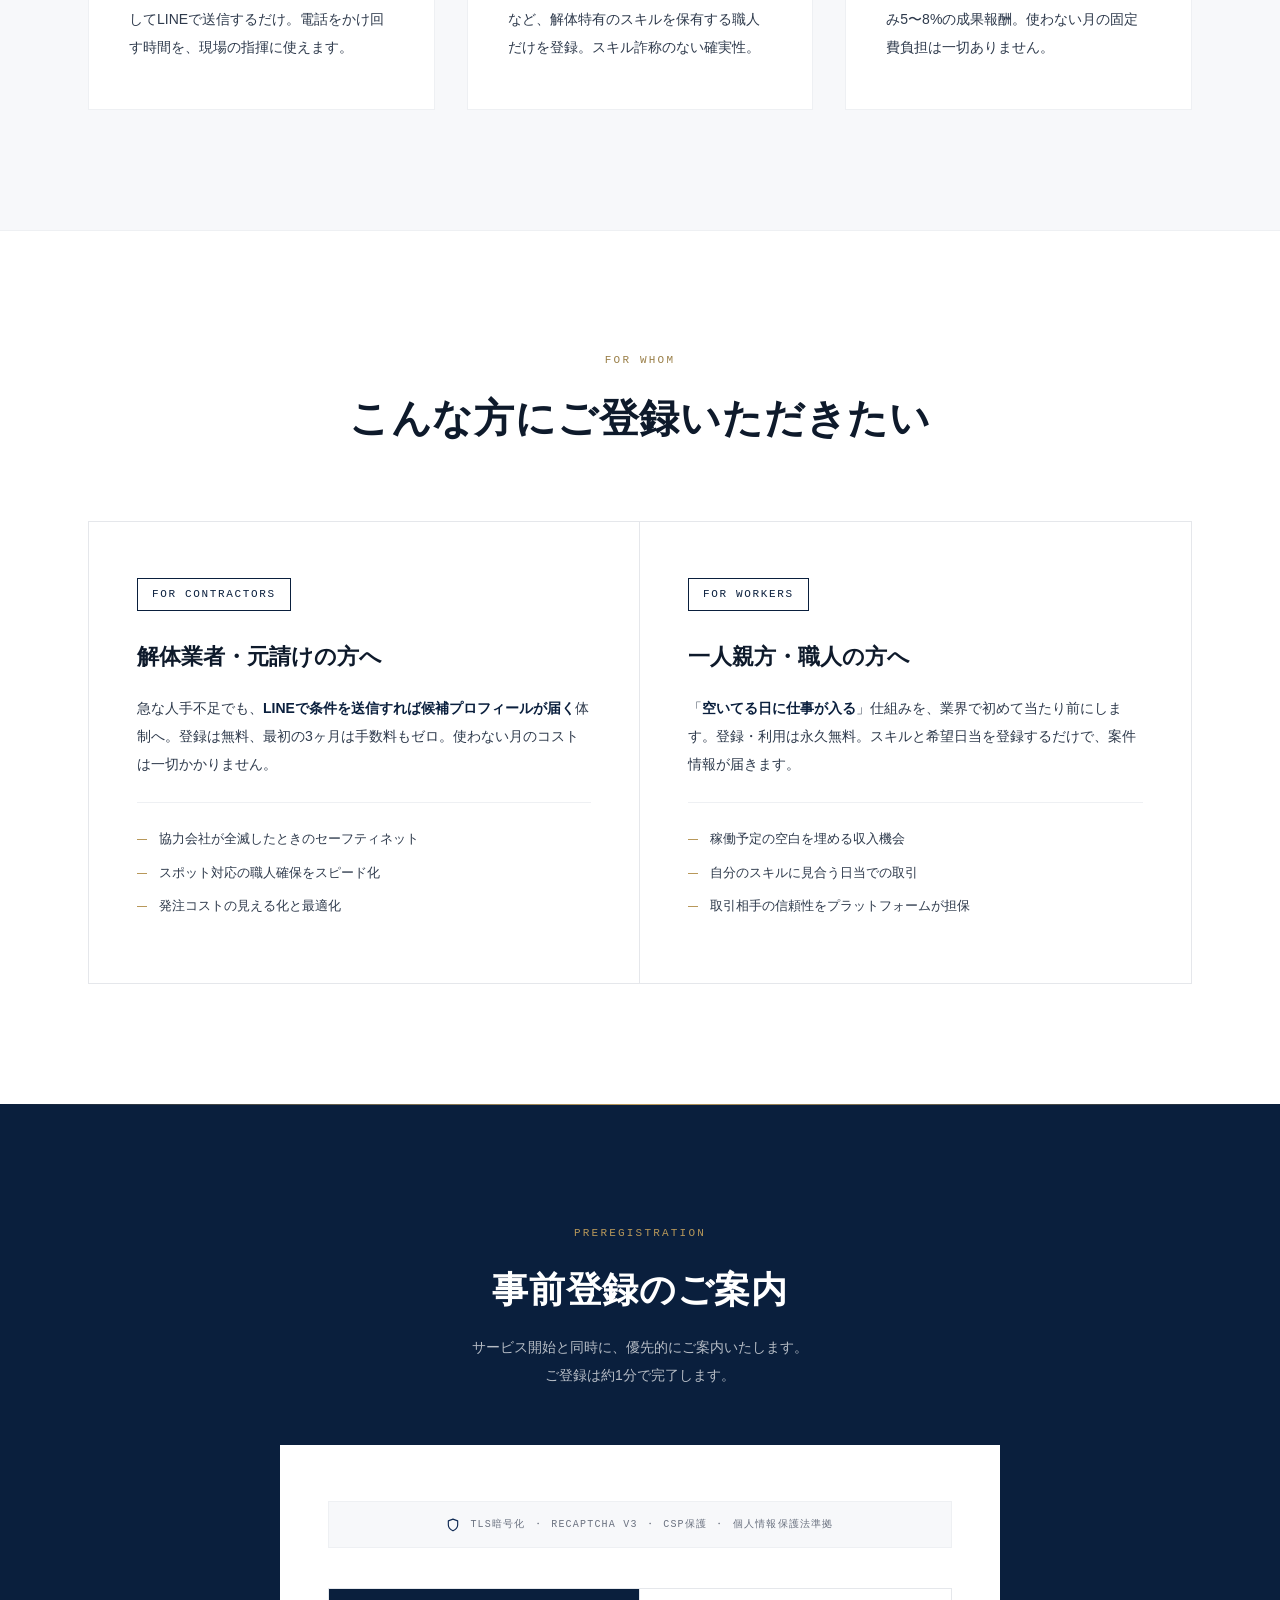
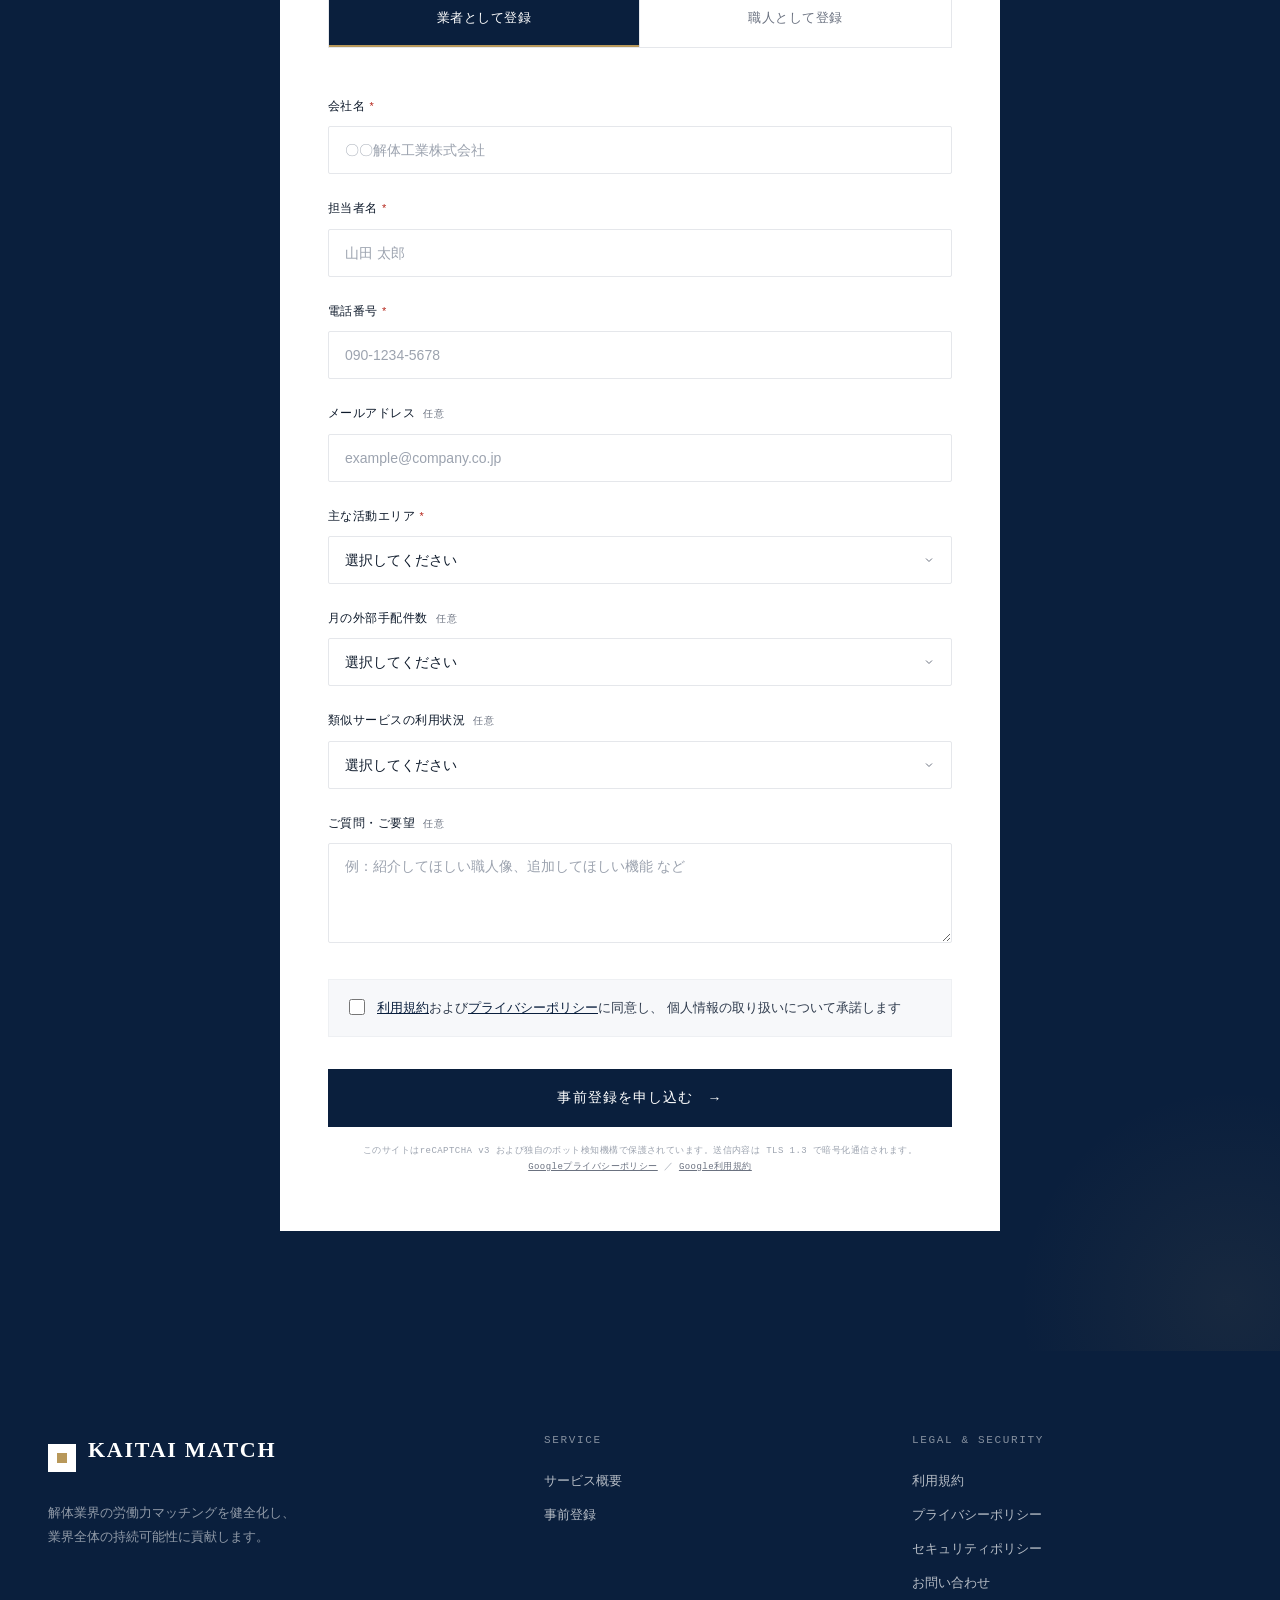
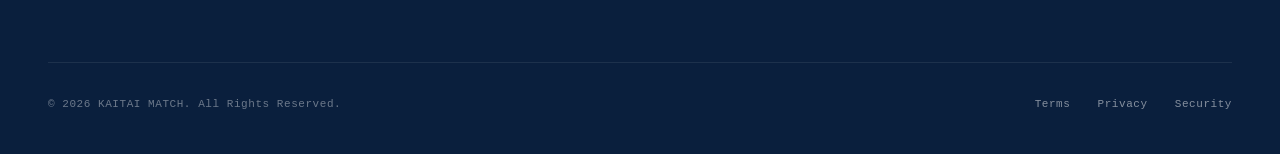
<file: preregister.html>
<!DOCTYPE html>
<html lang="ja">
<head>
<meta charset="UTF-8">
<meta name="viewport" content="width=device-width, initial-scale=1.0">

<!-- ════════════════════════════════════════════════════════════
     SECURITY HEADERS (meta policy)
     ※ 本番ではWebサーバーで同等のHTTPヘッダーを返すのが推奨
     （Netlify/Cloudflare Pages/Vercel等のheadersで設定可）
     ════════════════════════════════════════════════════════════ -->
<meta http-equiv="Content-Security-Policy" content="
  default-src 'self';
  script-src 'self' 'unsafe-inline' https://www.google.com https://www.gstatic.com;
  style-src  'self' 'unsafe-inline' https://fonts.googleapis.com;
  font-src   'self' https://fonts.gstatic.com;
  img-src    'self' data:;
  connect-src 'self' https://docs.google.com https://script.google.com https://www.google.com;
  frame-src  https://www.google.com https://www.gstatic.com;
  frame-ancestors 'none';
  base-uri   'self';
  form-action 'self' https://docs.google.com https://script.google.com;
  object-src 'none';
  upgrade-insecure-requests;">
<meta http-equiv="X-Content-Type-Options" content="nosniff">
<meta http-equiv="Referrer-Policy" content="strict-origin-when-cross-origin">
<meta http-equiv="Permissions-Policy" content="camera=(), microphone=(), geolocation=(), payment=(), usb=(), midi=(), interest-cohort=()">
<meta http-equiv="Cache-Control" content="no-cache, no-store, must-revalidate">
<meta http-equiv="Pragma" content="no-cache">
<meta http-equiv="Expires" content="0">
<meta name="robots" content="noindex, nofollow">

<title>KAITAI MATCH ｜ 解体業専門 労働力マッチングプラットフォーム</title>
<!-- build: 202604240200-secure -->

<link rel="preconnect" href="https://fonts.googleapis.com">
<link rel="preconnect" href="https://fonts.gstatic.com" crossorigin>
<link href="https://fonts.googleapis.com/css2?family=Noto+Serif+JP:wght@400;500;600;700&family=Noto+Sans+JP:wght@300;400;500;700&family=Inter:wght@300;400;500;600;700&family=IBM+Plex+Mono:wght@400;500&display=swap" rel="stylesheet">

<!-- reCAPTCHA v3 -->
<script src="https://www.google.com/recaptcha/api.js?render=6LfUQcYsAAAAAM_xhlOvz89JtvhsxRT4qLkT94AL" async defer></script>

<style>
:root {
  --navy-900:#0A1F3D; --navy-800:#112B54; --navy-700:#1E3A6B;
  --navy-600:#2B4A80; --navy-500:#3B5E99;
  --accent:#B8985A; --accent-dark:#9A7F48;
  --ink:#0E1A2B; --text:#2E3A4C; --text-muted:#6B7280; --text-light:#9CA3AF;
  --bg:#FFFFFF; --bg-soft:#F7F8FA; --bg-card:#FBFBFC;
  --border:#E5E7EB; --border-soft:#EEF0F3;
  --danger:#B42318; --success:#067647;
  --serif:'Noto Serif JP','Times New Roman',serif;
  --sans:'Noto Sans JP','Inter',-apple-system,sans-serif;
  --mono:'IBM Plex Mono',monospace;
}
*, *::before, *::after { box-sizing:border-box; margin:0; padding:0; }
html { scroll-behavior:smooth; }
body { font-family:var(--sans); background:var(--bg); color:var(--ink); min-height:100vh; overflow-x:hidden; -webkit-font-smoothing:antialiased; line-height:1.7; }

/* HEADER */
header { position:fixed; top:0; left:0; right:0; z-index:100; display:flex; align-items:center; justify-content:space-between; padding:18px 48px; background:rgba(255,255,255,.96); backdrop-filter:blur(20px); border-bottom:1px solid var(--border-soft); }
.logo { font-family:var(--serif); font-size:22px; font-weight:600; color:var(--navy-900); letter-spacing:.08em; }
.logo-mark { display:inline-block; width:28px; height:28px; background:var(--navy-900); position:relative; vertical-align:middle; }
.logo-mark::before { content:''; position:absolute; top:50%; left:50%; transform:translate(-50%,-50%); width:10px; height:10px; background:var(--accent); }
.logo-text { display:flex; align-items:center; gap:12px; }
.logo-sub { font-family:var(--mono); font-size:10px; color:var(--text-muted); letter-spacing:.15em; padding:4px 10px; border:1px solid var(--border); text-transform:uppercase; }
.header-cta { background:var(--navy-900); color:#fff; font-size:13px; font-weight:500; letter-spacing:.08em; padding:12px 28px; border:none; cursor:pointer; font-family:var(--sans); transition:background .25s; }
.header-cta:hover { background:var(--navy-700); }

/* HERO */
.hero { position:relative; padding:180px 48px 120px; background:linear-gradient(180deg,#F7F8FA 0%,#FFFFFF 100%); overflow:hidden; border-bottom:1px solid var(--border-soft); }
.hero::before { content:''; position:absolute; top:-30%; right:-10%; width:700px; height:700px; background:radial-gradient(circle,rgba(17,43,84,.06) 0%,transparent 60%); pointer-events:none; }
.hero-inner { max-width:1200px; margin:0 auto; position:relative; z-index:1; display:grid; grid-template-columns:1fr 1fr; gap:64px; align-items:center; }
.hero-eyebrow { display:inline-flex; align-items:center; gap:10px; font-family:var(--mono); font-size:11px; color:var(--navy-800); letter-spacing:.18em; margin-bottom:32px; text-transform:uppercase; font-weight:500; }
.hero-eyebrow::before { content:''; width:32px; height:1px; background:var(--navy-800); }
.hero-title { font-family:var(--serif); font-size:clamp(36px,4.4vw,56px); line-height:1.4; font-weight:600; color:var(--ink); letter-spacing:.02em; margin-bottom:28px; }
.hero-title .accent-line { color:var(--navy-900); border-bottom:3px solid var(--accent); padding-bottom:2px; }
.hero-sub { font-size:16px; color:var(--text); line-height:2; margin-bottom:40px; font-weight:400; max-width:520px; }
.hero-cta-row { display:flex; align-items:center; gap:24px; flex-wrap:wrap; margin-bottom:48px; }
.btn-primary { background:var(--navy-900); color:#fff; font-size:14px; font-weight:500; letter-spacing:.08em; padding:18px 40px; border:none; cursor:pointer; font-family:var(--sans); transition:background .25s,transform .15s; display:inline-flex; align-items:center; gap:14px; }
.btn-primary:hover { background:var(--navy-700); transform:translateY(-1px); }
.btn-primary::after { content:'→'; font-size:16px; transition:transform .2s; }
.btn-primary:hover::after { transform:translateX(4px); }
.btn-secondary { background:transparent; color:var(--navy-900); font-size:13px; font-weight:500; letter-spacing:.05em; padding:17px 28px; border:1px solid var(--border); cursor:pointer; font-family:var(--sans); transition:all .25s; }
.btn-secondary:hover { border-color:var(--navy-900); background:var(--bg-soft); }
.hero-note { font-family:var(--mono); font-size:11px; color:var(--text-muted); letter-spacing:.08em; }
.hero-visual { background:#fff; border:1px solid var(--border); padding:48px 40px; position:relative; }
.hero-visual::before { content:'KEY METRICS'; position:absolute; top:-11px; left:32px; background:#fff; padding:0 12px; font-family:var(--mono); font-size:10px; color:var(--text-muted); letter-spacing:.2em; }
.kpi-item { padding:24px 0; border-bottom:1px solid var(--border-soft); display:flex; align-items:baseline; justify-content:space-between; }
.kpi-item:last-child { border-bottom:none; }
.kpi-label { font-family:var(--mono); font-size:11px; color:var(--text-muted); letter-spacing:.12em; text-transform:uppercase; }
.kpi-value { font-family:var(--serif); font-weight:600; color:var(--ink); font-size:40px; line-height:1; letter-spacing:-.01em; }
.kpi-unit { font-family:var(--sans); font-size:14px; font-weight:400; color:var(--text-muted); margin-left:6px; }

/* SECTION */
.section { padding:120px 48px; max-width:1200px; margin:0 auto; }
.section-heading { margin-bottom:72px; text-align:center; max-width:720px; margin-left:auto; margin-right:auto; }
.section-eyebrow { font-family:var(--mono); font-size:11px; color:var(--accent-dark); letter-spacing:.2em; text-transform:uppercase; margin-bottom:20px; font-weight:500; }
.section-title { font-family:var(--serif); font-size:clamp(28px,3.2vw,40px); font-weight:600; color:var(--ink); line-height:1.5; letter-spacing:.02em; margin-bottom:20px; }
.section-lead { font-size:15px; color:var(--text); line-height:2; }

/* VALUE */
.value-section { background:var(--bg-soft); border-top:1px solid var(--border-soft); border-bottom:1px solid var(--border-soft); }
.value-grid { display:grid; grid-template-columns:repeat(3,1fr); gap:32px; }
.value-card { background:#fff; padding:48px 40px; border:1px solid var(--border-soft); transition:border-color .3s,transform .3s,box-shadow .3s; }
.value-card:hover { border-color:var(--navy-800); transform:translateY(-3px); box-shadow:0 20px 40px -20px rgba(10,31,61,.15); }
.value-num { font-family:var(--serif); font-size:13px; color:var(--accent-dark); letter-spacing:.2em; margin-bottom:28px; display:flex; align-items:center; gap:12px; }
.value-num::after { content:''; flex:1; height:1px; background:var(--border); }
.value-title { font-family:var(--serif); font-size:22px; font-weight:600; color:var(--ink); margin-bottom:20px; line-height:1.6; letter-spacing:.02em; }
.value-desc { font-size:14px; color:var(--text); line-height:2; }

/* AUDIENCE */
.audience-grid { display:grid; grid-template-columns:1fr 1fr; border:1px solid var(--border); }
.audience-card { padding:56px 48px; border-right:1px solid var(--border); background:#fff; }
.audience-card:last-child { border-right:none; }
.audience-role-badge { display:inline-block; font-family:var(--mono); font-size:11px; color:var(--navy-900); letter-spacing:.15em; padding:6px 14px; border:1px solid var(--navy-900); margin-bottom:28px; text-transform:uppercase; }
.audience-title { font-family:var(--serif); font-size:22px; font-weight:600; color:var(--ink); margin-bottom:20px; line-height:1.6; }
.audience-text { font-size:14px; color:var(--text); line-height:2; }
.audience-text strong { color:var(--navy-900); font-weight:600; }
.audience-list { margin-top:24px; padding-top:24px; border-top:1px solid var(--border-soft); }
.audience-list li { list-style:none; padding-left:22px; position:relative; font-size:13px; color:var(--text); margin-bottom:10px; line-height:1.8; }
.audience-list li::before { content:''; position:absolute; left:0; top:12px; width:10px; height:1px; background:var(--accent); }

/* FORM */
.form-section-wrap { background:var(--navy-900); padding:120px 48px; position:relative; overflow:hidden; }
.form-section-wrap::before { content:''; position:absolute; top:0; left:0; right:0; height:1px; background:linear-gradient(90deg,transparent,var(--accent),transparent); }
.form-section-wrap::after { content:''; position:absolute; bottom:-200px; right:-200px; width:500px; height:500px; background:radial-gradient(circle,rgba(184,152,90,.08) 0%,transparent 60%); }
.form-section { max-width:720px; margin:0 auto; position:relative; z-index:1; }
.form-header { text-align:center; margin-bottom:56px; }
.form-header .section-eyebrow { color:var(--accent); }
.form-header h2 { font-family:var(--serif); font-size:clamp(28px,3vw,36px); font-weight:600; color:#fff; margin-bottom:16px; letter-spacing:.02em; line-height:1.5; }
.form-header p { font-size:14px; color:rgba(255,255,255,.7); line-height:2; }
.form-wrapper { background:#fff; padding:56px 48px; }
.security-badge { display:flex; align-items:center; justify-content:center; gap:10px; margin-bottom:40px; padding:14px 20px; background:var(--bg-soft); border:1px solid var(--border-soft); }
.security-badge-icon { width:14px; height:14px; stroke:var(--navy-800); }
.security-badge-text { font-family:var(--mono); font-size:10px; color:var(--text-muted); letter-spacing:.12em; text-transform:uppercase; }
.type-toggle { display:grid; grid-template-columns:1fr 1fr; margin-bottom:48px; border:1px solid var(--border); }
.toggle-btn { padding:20px; background:#fff; border:none; border-right:1px solid var(--border); color:var(--text-muted); font-size:13px; font-weight:500; letter-spacing:.04em; cursor:pointer; font-family:var(--sans); transition:all .25s; min-height:58px; position:relative; }
.toggle-btn:last-child { border-right:none; }
.toggle-btn.active { background:var(--navy-900); color:#fff; }
.toggle-btn.active::after { content:''; position:absolute; bottom:0; left:0; right:0; height:2px; background:var(--accent); }

.form-box { display:none; }
.form-box.active { display:block; }
.form-group { margin-bottom:24px; }
.form-label { display:block; font-family:var(--sans); font-size:12px; font-weight:500; color:var(--ink); margin-bottom:10px; letter-spacing:.04em; }
.form-label .req { color:var(--danger); margin-left:4px; font-size:11px; }
.form-label .optional { font-family:var(--mono); font-size:10px; color:var(--text-muted); margin-left:8px; letter-spacing:.08em; font-weight:400; }
.form-input, .form-select, .form-textarea { width:100%; background:#fff; border:1px solid var(--border); padding:14px 16px; font-size:14px; color:var(--ink); outline:none; font-family:var(--sans); transition:border-color .2s,box-shadow .2s; -webkit-appearance:none; border-radius:2px; min-height:48px; }
.form-input::placeholder, .form-textarea::placeholder { color:var(--text-light); }
.form-input:hover, .form-select:hover, .form-textarea:hover { border-color:var(--text-muted); }
.form-input:focus, .form-select:focus, .form-textarea:focus { border-color:var(--navy-800); box-shadow:0 0 0 3px rgba(17,43,84,.08); }
.form-select { background-image:url("data:image/svg+xml;charset=utf-8,%3Csvg xmlns='http://www.w3.org/2000/svg' width='12' height='12' viewBox='0 0 24 24' fill='none' stroke='%236B7280' stroke-width='2'%3E%3Cpath d='M6 9l6 6 6-6'/%3E%3C/svg%3E"); background-repeat:no-repeat; background-position:right 16px center; padding-right:40px; cursor:pointer; }
.form-textarea { resize:vertical; min-height:100px; }

/* HONEYPOTS (3-layer, 視覚&スクリーンリーダー&タブから完全隠蔽) */
.hp-field {
  position:absolute !important;
  left:-9999px !important; top:-9999px !important;
  width:1px !important; height:1px !important;
  opacity:0 !important; pointer-events:none !important;
  overflow:hidden !important;
}

.chip-grid { display:flex; flex-wrap:wrap; gap:8px; }
.chip { padding:10px 16px; background:#fff; border:1px solid var(--border); font-size:13px; font-weight:400; color:var(--text); cursor:pointer; transition:all .2s; user-select:none; min-height:40px; display:flex; align-items:center; border-radius:2px; font-family:var(--sans); }
.chip:hover:not(.on) { border-color:var(--text-muted); color:var(--ink); }
.chip.on { border-color:var(--navy-900); background:var(--navy-900); color:#fff; }

.btn-submit { width:100%; background:var(--navy-900); color:#fff; border:none; padding:20px; font-size:14px; font-weight:500; letter-spacing:.08em; cursor:pointer; font-family:var(--sans); margin-top:32px; transition:background .25s,transform .1s; position:relative; overflow:hidden; min-height:58px; display:flex; align-items:center; justify-content:center; gap:14px; }
.btn-submit:hover { background:var(--navy-700); }
.btn-submit:active { transform:scale(.995); }
.btn-submit:disabled { opacity:.5; cursor:not-allowed; }
.btn-submit .arrow { transition:transform .2s; }
.btn-submit:hover .arrow { transform:translateX(4px); }
.btn-submit .loading { display:none; position:absolute; inset:0; background:var(--navy-700); align-items:center; justify-content:center; gap:10px; }
.btn-submit.sending .loading { display:flex; }
.spinner { width:14px; height:14px; border:2px solid rgba(255,255,255,.3); border-top-color:#fff; border-radius:50%; animation:spin .8s linear infinite; }
@keyframes spin { to { transform:rotate(360deg); } }

.rate-limit-notice, .security-notice { display:none; margin-top:16px; padding:12px 16px; background:#FEF3F2; border:1px solid #FDA29B; font-size:12px; color:var(--danger); letter-spacing:.02em; text-align:center; }
.rate-limit-notice.show, .security-notice.show { display:block; }

.recaptcha-notice { margin-top:16px; font-family:var(--mono); font-size:9px; color:var(--text-light); text-align:center; letter-spacing:.05em; line-height:1.8; }
.recaptcha-notice a { color:var(--text-muted); text-decoration:underline; }

.success-screen { display:none; text-align:center; padding:80px 20px; animation:fadeUp .5s ease; }
.success-screen.show { display:block; }
@keyframes fadeUp { from { opacity:0; transform:translateY(20px); } to { opacity:1; transform:translateY(0); } }
.success-mark { width:64px; height:64px; border:2px solid var(--navy-900); border-radius:50%; margin:0 auto 32px; display:flex; align-items:center; justify-content:center; color:var(--navy-900); }
.success-mark svg { width:28px; height:28px; stroke-width:2.5; }
.success-title { font-family:var(--serif); font-size:28px; font-weight:600; color:var(--ink); margin-bottom:16px; letter-spacing:.02em; }
.success-msg { font-size:14px; color:var(--text); line-height:2; margin-bottom:40px; max-width:440px; margin-left:auto; margin-right:auto; }

.consent-block { margin:28px 0 0; padding:16px 20px; background:var(--bg-soft); border:1px solid var(--border-soft); }
.consent-label { display:flex; align-items:flex-start; gap:12px; font-size:13px; color:var(--text); cursor:pointer; line-height:1.8; }
.consent-check { margin-top:3px; accent-color:var(--navy-900); width:16px; height:16px; flex-shrink:0; }
.consent-label a { color:var(--navy-900); text-decoration:underline; font-weight:500; }

.form-input.error, .form-select.error, .form-textarea.error { border-color:var(--danger); background:#FEF8F7; }
.error-msg { display:none; font-size:11px; color:var(--danger); margin-top:6px; letter-spacing:.02em; }
.error-msg.show { display:block; }
.chip-grid.error { outline:1px solid var(--danger); outline-offset:4px; }

.compliance-bar { background:var(--bg-soft); border-top:1px solid var(--border-soft); border-bottom:1px solid var(--border-soft); padding:32px 48px; }
.compliance-inner { max-width:1200px; margin:0 auto; display:flex; align-items:center; justify-content:space-between; gap:48px; flex-wrap:wrap; }
.compliance-title { font-family:var(--mono); font-size:11px; color:var(--text-muted); letter-spacing:.15em; text-transform:uppercase; }
.compliance-items { display:flex; gap:40px; flex-wrap:wrap; }
.compliance-item { font-size:12px; color:var(--text); display:flex; align-items:center; gap:8px; }
.compliance-item::before { content:''; width:6px; height:6px; background:var(--accent); border-radius:50%; }

footer { background:var(--navy-900); color:rgba(255,255,255,.7); padding:80px 48px 40px; }
.footer-inner { max-width:1200px; margin:0 auto; }
.footer-top { display:grid; grid-template-columns:1.4fr 1fr 1fr; gap:48px; padding-bottom:56px; border-bottom:1px solid rgba(255,255,255,.08); }
.footer-brand .logo { color:#fff; margin-bottom:16px; }
.footer-brand .logo-mark { background:#fff; }
.footer-brand .logo-mark::before { background:var(--accent); }
.footer-brand-desc { font-size:13px; color:rgba(255,255,255,.55); line-height:1.9; margin-top:16px; }
.footer-col h4 { font-family:var(--mono); font-size:11px; color:rgba(255,255,255,.5); letter-spacing:.15em; text-transform:uppercase; margin-bottom:20px; font-weight:500; }
.footer-col a, .footer-col li { display:block; color:rgba(255,255,255,.7); font-size:13px; margin-bottom:12px; text-decoration:none; transition:color .2s; list-style:none; }
.footer-col a:hover { color:var(--accent); }
.footer-bottom { padding-top:32px; display:flex; align-items:center; justify-content:space-between; flex-wrap:wrap; gap:16px; font-family:var(--mono); font-size:11px; color:rgba(255,255,255,.4); letter-spacing:.05em; }
.footer-bottom a { color:rgba(255,255,255,.5); text-decoration:none; margin-left:20px; }
.footer-bottom a:hover { color:var(--accent); }

.reveal { opacity:0; transform:translateY(24px); transition:opacity .7s,transform .7s; }
.reveal.visible { opacity:1; transform:none; }
.grecaptcha-badge { visibility:hidden !important; }

@media (max-width:960px) {
  .hero { padding:140px 24px 80px; }
  .hero-inner { grid-template-columns:1fr; gap:48px; }
  .value-grid { grid-template-columns:1fr; gap:16px; }
  .audience-grid { grid-template-columns:1fr; }
  .audience-card { border-right:none; border-bottom:1px solid var(--border); }
  .audience-card:last-child { border-bottom:none; }
  .footer-top { grid-template-columns:1fr; gap:40px; }
  .section { padding:80px 24px; }
}
@media (max-width:680px) {
  header { padding:14px 20px; }
  .logo { font-size:18px; }
  .logo-sub { display:none; }
  .header-cta { padding:10px 18px; font-size:12px; }
  .hero { padding:120px 20px 64px; }
  .hero-visual { padding:32px 24px; }
  .kpi-value { font-size:32px; }
  .form-section-wrap { padding:80px 20px; }
  .form-wrapper { padding:36px 24px; }
  .compliance-bar { padding:24px 20px; }
  .compliance-inner { gap:20px; }
  .compliance-items { gap:20px; }
  footer { padding:60px 24px 32px; }
  .btn-primary, .btn-secondary { width:100%; justify-content:center; }
}
</style>
</head>
<body>

<!-- HEADER -->
<header>
  <div class="logo-text">
    <span class="logo-mark" aria-hidden="true"></span>
    <span class="logo">KAITAI MATCH</span>
    <span class="logo-sub">Preregistration</span>
  </div>
  <button class="header-cta" data-action="scroll-form">事前登録</button>
</header>

<!-- HERO -->
<section class="hero">
  <div class="hero-inner">
    <div class="reveal">
      <div class="hero-eyebrow">SERVICE PREREGISTRATION — 2026</div>
      <h1 class="hero-title">
        解体業界の人手不足を、<br>
        <span class="accent-line">テクノロジーで解決する</span>。
      </h1>
      <p class="hero-sub">
        急な欠員、協力会社の稼働逼迫。<br>
        解体現場に特化した職人と業者を、LINEベースで即時マッチング。<br>
        業界の労働力流通を、健全で持続可能な仕組みに。
      </p>
      <div class="hero-cta-row">
        <button class="btn-primary" data-action="scroll-form">事前登録する</button>
        <button class="btn-secondary" data-action="scroll-value">サービスを詳しく見る</button>
      </div>
      <div class="hero-note">※ 事前登録は完全無料。リリース時に優先ご案内します。</div>
    </div>
    <div class="hero-visual reveal">
      <div class="kpi-item"><div class="kpi-label">Matching Time</div><div><span class="kpi-value">5</span><span class="kpi-unit">分以内</span></div></div>
      <div class="kpi-item"><div class="kpi-label">Worker Fee</div><div><span class="kpi-value">0</span><span class="kpi-unit">円 / 永久無料</span></div></div>
      <div class="kpi-item"><div class="kpi-label">Trial Period</div><div><span class="kpi-value">3</span><span class="kpi-unit">ヶ月</span></div></div>
      <div class="kpi-item"><div class="kpi-label">Commission</div><div><span class="kpi-value">5-8</span><span class="kpi-unit">% / 成功時のみ</span></div></div>
    </div>
  </div>
</section>

<!-- COMPLIANCE BAR -->
<div class="compliance-bar">
  <div class="compliance-inner">
    <div class="compliance-title">SECURITY &amp; COMPLIANCE</div>
    <div class="compliance-items">
      <div class="compliance-item">個人情報保護法 準拠</div>
      <div class="compliance-item">TLS 1.3 暗号化通信</div>
      <div class="compliance-item">reCAPTCHA v3</div>
      <div class="compliance-item">CSP / XSS 対策</div>
      <div class="compliance-item">建設業法 遵守</div>
    </div>
  </div>
</div>

<!-- VALUE -->
<section class="value-section" id="value">
  <div class="section">
    <div class="section-heading reveal">
      <div class="section-eyebrow">Our Value</div>
      <h2 class="section-title">KAITAI MATCHが選ばれる理由</h2>
      <p class="section-lead">業界特化のマッチング精度と、使った分だけの明朗会計。現場の声から逆算した仕組みです。</p>
    </div>
    <div class="value-grid">
      <div class="value-card reveal">
        <div class="value-num">01 / APPROACH</div>
        <h3 class="value-title">連絡一本で、<br>すぐ動ける仕組み</h3>
        <p class="value-desc">急な欠員、翌日の人手不足。条件を入力してLINEで送信するだけ。電話をかけ回す時間を、現場の指揮に使えます。</p>
      </div>
      <div class="value-card reveal" style="transition-delay:.1s">
        <div class="value-num">02 / QUALITY</div>
        <h3 class="value-title">解体現場に<br>特化した職人のみ</h3>
        <p class="value-desc">アスベスト・重機オペレーター・RC解体など、解体特有のスキルを保有する職人だけを登録。スキル詐称のない確実性。</p>
      </div>
      <div class="value-card reveal" style="transition-delay:.2s">
        <div class="value-num">03 / COST</div>
        <h3 class="value-title">動いた分だけの<br>明朗な料金体系</h3>
        <p class="value-desc">月額固定費はゼロ。成功マッチング時のみ5〜8%の成果報酬。使わない月の固定費負担は一切ありません。</p>
      </div>
    </div>
  </div>
</section>

<!-- AUDIENCE -->
<section class="section">
  <div class="section-heading reveal">
    <div class="section-eyebrow">For Whom</div>
    <h2 class="section-title">こんな方にご登録いただきたい</h2>
  </div>
  <div class="audience-grid reveal">
    <div class="audience-card">
      <span class="audience-role-badge">For Contractors</span>
      <h3 class="audience-title">解体業者・元請けの方へ</h3>
      <p class="audience-text">急な人手不足でも、<strong>LINEで条件を送信すれば候補プロフィールが届く</strong>体制へ。登録は無料、最初の3ヶ月は手数料もゼロ。使わない月のコストは一切かかりません。</p>
      <ul class="audience-list">
        <li>協力会社が全滅したときのセーフティネット</li>
        <li>スポット対応の職人確保をスピード化</li>
        <li>発注コストの見える化と最適化</li>
      </ul>
    </div>
    <div class="audience-card">
      <span class="audience-role-badge">For Workers</span>
      <h3 class="audience-title">一人親方・職人の方へ</h3>
      <p class="audience-text">「<strong>空いてる日に仕事が入る</strong>」仕組みを、業界で初めて当たり前にします。登録・利用は永久無料。スキルと希望日当を登録するだけで、案件情報が届きます。</p>
      <ul class="audience-list">
        <li>稼働予定の空白を埋める収入機会</li>
        <li>自分のスキルに見合う日当での取引</li>
        <li>取引相手の信頼性をプラットフォームが担保</li>
      </ul>
    </div>
  </div>
</section>

<!-- FORM -->
<section class="form-section-wrap" id="form-section">
  <div class="form-section">
    <div class="form-header reveal">
      <div class="section-eyebrow">Preregistration</div>
      <h2>事前登録のご案内</h2>
      <p>サービス開始と同時に、優先的にご案内いたします。<br>ご登録は約1分で完了します。</p>
    </div>

    <div class="form-wrapper reveal">
      <div class="security-badge">
        <svg class="security-badge-icon" viewBox="0 0 24 24" fill="none" stroke-width="2" stroke-linecap="round" stroke-linejoin="round" aria-hidden="true"><path d="M12 22s8-4 8-10V5l-8-3-8 3v7c0 6 8 10 8 10z"/></svg>
        <span class="security-badge-text">TLS暗号化 ・ reCAPTCHA v3 ・ CSP保護 ・ 個人情報保護法準拠</span>
      </div>

      <div class="type-toggle">
        <button class="toggle-btn active" id="tab-contractor" data-action="switch-contractor" type="button">業者として登録</button>
        <button class="toggle-btn" id="tab-worker" data-action="switch-worker" type="button">職人として登録</button>
      </div>

      <!-- SUCCESS -->
      <div class="success-screen" id="success">
        <div class="success-mark"><svg viewBox="0 0 24 24" fill="none" stroke="currentColor" stroke-linecap="round" stroke-linejoin="round" aria-hidden="true"><polyline points="20 6 9 17 4 12"/></svg></div>
        <div class="success-title">ご登録ありがとうございました</div>
        <div class="success-msg" id="success-msg">リリース時に優先的にご連絡いたします。<br>もう少しだけお待ちください。</div>
        <button class="btn-submit" style="max-width:300px;margin:0 auto" data-action="reset" type="button">別の方を登録する</button>
      </div>

      <!-- CONTRACTOR FORM -->
      <form class="form-box active" id="form-contractor" autocomplete="on" novalidate>
        <!-- Honeypot群 (3個: 名前をもっともらしく変える) -->
        <div class="hp-field" aria-hidden="true">
          <label>Website <input type="text" id="hp-c-1" name="website" autocomplete="off" tabindex="-1"></label>
          <label>FAX <input type="text" id="hp-c-2" name="fax" autocomplete="off" tabindex="-1"></label>
          <label>URL <input type="url" id="hp-c-3" name="url" autocomplete="off" tabindex="-1"></label>
        </div>

        <div class="form-group">
          <label class="form-label" for="c-company">会社名<span class="req">*</span></label>
          <input class="form-input" id="c-company" name="c-company" type="text" placeholder="〇〇解体工業株式会社" maxlength="100" autocomplete="organization" required>
          <div class="error-msg" id="err-c-company">会社名を入力してください（2〜100文字）</div>
        </div>
        <div class="form-group">
          <label class="form-label" for="c-name">担当者名<span class="req">*</span></label>
          <input class="form-input" id="c-name" name="c-name" type="text" placeholder="山田 太郎" maxlength="50" autocomplete="name" required>
          <div class="error-msg" id="err-c-name">担当者名を入力してください（2〜50文字）</div>
        </div>
        <div class="form-group">
          <label class="form-label" for="c-phone">電話番号<span class="req">*</span></label>
          <input class="form-input" id="c-phone" name="c-phone" type="tel" placeholder="090-1234-5678" inputmode="numeric" maxlength="13" autocomplete="tel" required>
          <div class="error-msg" id="err-c-phone">有効な電話番号を入力してください（例：090-1234-5678）</div>
        </div>
        <div class="form-group">
          <label class="form-label" for="c-email">メールアドレス<span class="optional">任意</span></label>
          <input class="form-input" id="c-email" name="c-email" type="email" placeholder="example@company.co.jp" maxlength="254" autocomplete="email">
          <div class="error-msg" id="err-c-email">メールアドレスの形式が正しくありません</div>
        </div>
        <div class="form-group">
          <label class="form-label" for="c-area">主な活動エリア<span class="req">*</span></label>
          <select class="form-select" id="c-area" name="c-area" required>
            <option value="">選択してください</option>
            <option>足立区</option><option>荒川区</option><option>葛飾区</option>
            <option>墨田区</option><option>江東区</option><option>江戸川区</option>
            <option>台東区</option><option>北区</option><option>その他</option>
          </select>
          <div class="error-msg" id="err-c-area">活動エリアを選択してください</div>
        </div>
        <div class="form-group">
          <label class="form-label" for="c-volume">月の外部手配件数<span class="optional">任意</span></label>
          <select class="form-select" id="c-volume" name="c-volume">
            <option value="">選択してください</option>
            <option>5件未満</option><option>5〜15件</option>
            <option>15〜30件</option><option>30件以上</option>
          </select>
        </div>
        <div class="form-group">
          <label class="form-label" for="c-existing">類似サービスの利用状況<span class="optional">任意</span></label>
          <select class="form-select" id="c-existing" name="c-existing">
            <option value="">選択してください</option>
            <option>ある（現在利用している）</option>
            <option>ある（過去に利用していた）</option>
            <option>ない</option>
            <option>知らなかった</option>
          </select>
        </div>
        <div class="form-group">
          <label class="form-label" for="c-comment">ご質問・ご要望<span class="optional">任意</span></label>
          <textarea class="form-textarea" id="c-comment" name="c-comment" placeholder="例：紹介してほしい職人像、追加してほしい機能 など" maxlength="500"></textarea>
        </div>

        <div class="consent-block">
          <label class="consent-label">
            <input type="checkbox" id="consent-c" class="consent-check">
            <span>
              <a href="#" data-action="open-terms">利用規約</a>および<a href="#" data-action="open-privacy">プライバシーポリシー</a>に同意し、
              個人情報の取り扱いについて承諾します
            </span>
          </label>
          <div class="error-msg" id="err-consent-c" style="margin-top:8px;">利用規約・プライバシーポリシーへの同意が必要です</div>
        </div>

        <div class="rate-limit-notice" id="rate-limit-c">送信回数の上限に達しました。しばらく時間をおいてから再度お試しください。</div>
        <div class="security-notice" id="security-c">送信が検証に失敗しました。ページを再読み込みしてもう一度お試しください。</div>

        <button class="btn-submit" id="btn-c" data-action="submit-contractor" type="button">
          <span class="btn-text">事前登録を申し込む</span>
          <span class="arrow" aria-hidden="true">→</span>
          <div class="loading"><div class="spinner"></div>送信中...</div>
        </button>

        <p class="recaptcha-notice">
          このサイトはreCAPTCHA v3 および独自のボット検知機構で保護されています。送信内容は TLS 1.3 で暗号化通信されます。<br>
          <a href="https://policies.google.com/privacy" target="_blank" rel="noopener noreferrer">Googleプライバシーポリシー</a> ／
          <a href="https://policies.google.com/terms" target="_blank" rel="noopener noreferrer">Google利用規約</a>
        </p>
      </form>

      <!-- WORKER FORM -->
      <form class="form-box" id="form-worker" autocomplete="on" novalidate>
        <div class="hp-field" aria-hidden="true">
          <label>Website <input type="text" id="hp-w-1" name="website" autocomplete="off" tabindex="-1"></label>
          <label>Address 2 <input type="text" id="hp-w-2" name="address2" autocomplete="off" tabindex="-1"></label>
          <label>URL <input type="url" id="hp-w-3" name="url" autocomplete="off" tabindex="-1"></label>
        </div>

        <div class="form-group">
          <label class="form-label" for="w-name">氏名<span class="req">*</span></label>
          <input class="form-input" id="w-name" name="w-name" type="text" placeholder="田中 一郎" maxlength="50" autocomplete="name" required>
          <div class="error-msg" id="err-w-name">氏名を入力してください（2〜50文字）</div>
        </div>
        <div class="form-group">
          <label class="form-label" for="w-phone">電話番号<span class="req">*</span></label>
          <input class="form-input" id="w-phone" name="w-phone" type="tel" placeholder="090-1234-5678" inputmode="numeric" maxlength="13" autocomplete="tel" required>
          <div class="error-msg" id="err-w-phone">有効な電話番号を入力してください（例：090-1234-5678）</div>
        </div>
        <div class="form-group">
          <label class="form-label" for="w-wage">希望日当<span class="req">*</span></label>
          <select class="form-select" id="w-wage" name="w-wage" required>
            <option value="">選択してください</option>
            <option>¥12,000〜</option><option>¥15,000〜</option>
            <option>¥18,000〜</option><option>¥20,000〜</option>
            <option>¥22,000〜</option><option>¥25,000〜</option>
            <option>¥28,000〜</option><option>¥30,000〜</option>
          </select>
          <div class="error-msg" id="err-w-wage">希望日当を選択してください</div>
        </div>
        <div class="form-group">
          <label class="form-label">稼働可能エリア<span class="req">*</span><span class="optional">複数選択可</span></label>
          <div class="chip-grid" id="w-areas" role="group" aria-label="稼働可能エリア">
            <div class="chip" data-v="足立区" data-action="chip" data-key="wAreas" role="button" tabindex="0">足立区</div>
            <div class="chip" data-v="荒川区" data-action="chip" data-key="wAreas" role="button" tabindex="0">荒川区</div>
            <div class="chip" data-v="葛飾区" data-action="chip" data-key="wAreas" role="button" tabindex="0">葛飾区</div>
            <div class="chip" data-v="墨田区" data-action="chip" data-key="wAreas" role="button" tabindex="0">墨田区</div>
            <div class="chip" data-v="江東区" data-action="chip" data-key="wAreas" role="button" tabindex="0">江東区</div>
            <div class="chip" data-v="江戸川区" data-action="chip" data-key="wAreas" role="button" tabindex="0">江戸川区</div>
            <div class="chip" data-v="台東区" data-action="chip" data-key="wAreas" role="button" tabindex="0">台東区</div>
            <div class="chip" data-v="北区" data-action="chip" data-key="wAreas" role="button" tabindex="0">北区</div>
            <div class="chip" data-v="その他" data-action="chip" data-key="wAreas" role="button" tabindex="0">その他</div>
          </div>
          <div class="error-msg" id="err-w-areas" style="margin-top:8px;">エリアを1つ以上選択してください</div>
        </div>
        <div class="form-group">
          <label class="form-label">スキル・資格<span class="req">*</span><span class="optional">複数選択可</span></label>
          <div class="chip-grid" id="w-skills" role="group" aria-label="スキル・資格">
            <div class="chip" data-v="手元・雑工" data-action="chip" data-key="wSkills" role="button" tabindex="0">手元・雑工</div>
            <div class="chip" data-v="内装解体" data-action="chip" data-key="wSkills" role="button" tabindex="0">内装解体</div>
            <div class="chip" data-v="木造解体" data-action="chip" data-key="wSkills" role="button" tabindex="0">木造解体</div>
            <div class="chip" data-v="RC解体" data-action="chip" data-key="wSkills" role="button" tabindex="0">RC解体</div>
            <div class="chip" data-v="鉄骨解体" data-action="chip" data-key="wSkills" role="button" tabindex="0">鉄骨解体</div>
            <div class="chip" data-v="重機(ユンボ)" data-action="chip" data-key="wSkills" role="button" tabindex="0">重機（ユンボ）</div>
            <div class="chip" data-v="重機(クレーン)" data-action="chip" data-key="wSkills" role="button" tabindex="0">重機（クレーン）</div>
            <div class="chip" data-v="アスベスト除去" data-action="chip" data-key="wSkills" role="button" tabindex="0">アスベスト除去</div>
            <div class="chip" data-v="アスベスト主任" data-action="chip" data-key="wSkills" role="button" tabindex="0">アスベスト主任</div>
            <div class="chip" data-v="産廃処理" data-action="chip" data-key="wSkills" role="button" tabindex="0">産廃処理</div>
          </div>
          <div class="error-msg" id="err-w-skills" style="margin-top:8px;">スキルを1つ以上選択してください</div>
        </div>
        <div class="form-group">
          <label class="form-label" for="w-comment">ご質問・ご要望<span class="optional">任意</span></label>
          <textarea class="form-textarea" id="w-comment" name="w-comment" placeholder="例：対応可能な案件、追加してほしい機能 など" maxlength="500"></textarea>
        </div>

        <div class="consent-block">
          <label class="consent-label">
            <input type="checkbox" id="consent-w" class="consent-check">
            <span>
              <a href="#" data-action="open-terms">利用規約</a>および<a href="#" data-action="open-privacy">プライバシーポリシー</a>に同意し、
              個人情報の取り扱いについて承諾します
            </span>
          </label>
          <div class="error-msg" id="err-consent-w" style="margin-top:8px;">利用規約・プライバシーポリシーへの同意が必要です</div>
        </div>

        <div class="rate-limit-notice" id="rate-limit-w">送信回数の上限に達しました。しばらく時間をおいてから再度お試しください。</div>
        <div class="security-notice" id="security-w">送信が検証に失敗しました。ページを再読み込みしてもう一度お試しください。</div>

        <button class="btn-submit" id="btn-w" data-action="submit-worker" type="button">
          <span class="btn-text">事前登録を申し込む</span>
          <span class="arrow" aria-hidden="true">→</span>
          <div class="loading"><div class="spinner"></div>送信中...</div>
        </button>

        <p class="recaptcha-notice">
          このサイトはreCAPTCHA v3 および独自のボット検知機構で保護されています。送信内容は TLS 1.3 で暗号化通信されます。<br>
          <a href="https://policies.google.com/privacy" target="_blank" rel="noopener noreferrer">Googleプライバシーポリシー</a> ／
          <a href="https://policies.google.com/terms" target="_blank" rel="noopener noreferrer">Google利用規約</a>
        </p>
      </form>
    </div>
  </div>
</section>

<!-- FOOTER -->
<footer>
  <div class="footer-inner">
    <div class="footer-top">
      <div class="footer-brand">
        <div class="logo-text">
          <span class="logo-mark" aria-hidden="true"></span>
          <span class="logo">KAITAI MATCH</span>
        </div>
        <p class="footer-brand-desc">解体業界の労働力マッチングを健全化し、<br>業界全体の持続可能性に貢献します。</p>
      </div>
      <div class="footer-col">
        <h4>Service</h4>
        <a href="#value">サービス概要</a>
        <a href="#form-section">事前登録</a>
      </div>
      <div class="footer-col">
        <h4>Legal &amp; Security</h4>
        <a href="#" data-action="open-terms">利用規約</a>
        <a href="#" data-action="open-privacy">プライバシーポリシー</a>
        <a href="#" data-action="open-security">セキュリティポリシー</a>
        <a href="mailto:kaitai.match@gmail.com" rel="noopener noreferrer">お問い合わせ</a>
      </div>
    </div>
    <div class="footer-bottom">
      <div>© 2026 KAITAI MATCH. All Rights Reserved.</div>
      <div>
        <a href="#" data-action="open-terms">Terms</a>
        <a href="#" data-action="open-privacy">Privacy</a>
        <a href="#" data-action="open-security">Security</a>
      </div>
    </div>
  </div>
</footer>

<!-- MODAL -->
<div id="modal-overlay" role="dialog" aria-modal="true" aria-labelledby="modal-title" style="display:none; position:fixed; inset:0; z-index:999; background:rgba(10,31,61,.75); backdrop-filter:blur(8px); overflow-y:auto; padding:60px 16px;">
  <div id="modal-card" style="max-width:760px; margin:0 auto; background:#FFFFFF; border:1px solid #E5E7EB; padding:56px 48px; position:relative; color:#2E3A4C; font-size:14px; line-height:1.9; font-family:'Noto Sans JP', sans-serif;">
    <button id="modal-close" aria-label="閉じる" style="position:absolute; top:20px; right:24px; background:none; border:none; color:#6B7280; font-size:22px; cursor:pointer; line-height:1;">✕</button>
    <div id="modal-content"></div>
  </div>
</div>

<script>
(function(){
'use strict';

/* ═══════════════════════════════════════════════════════════════
   SECURITY HARDENING — KAITAI MATCH Client
   ═══════════════════════════════════════════════════════════════
   - CSP (meta) + strict inline script scope via IIFE + strict mode
   - 多層ハニーポット (3×2)
   - タイミング検証 (min/max interaction time)
   - フィンガープリントベースのレートリミット
   - sessionStorage整合性チェック (HMAC-like hash)
   - 厳格な入力検証 + サニタイズ
   - POST送信 (GETはURL/ログにPII残留するため)
   - reCAPTCHA v3 + アクション別トークン
   - マウス/キー/タッチイベント検知 (人間性検証)
   - ペースト制限 & 連続送信防止
   - Escキーでモーダル閉じる + keyboard trap 防止
   ═══════════════════════════════════════════════════════════════ */

/* ─── CONFIG ─── */
const FORM = Object.freeze({
  CONTRACTOR_URL: 'https://docs.google.com/forms/d/e/1FAIpQLSen5-oCaqVXXNQcBUAq6D4mdggYQdAOvxw3tC0r3g7apsGX9g/formResponse',
  C_EMAIL:'entry.241303334', C_COMPANY:'entry.1560923856', C_NAME:'entry.1099596329',
  C_PHONE:'entry.958239017', C_AREA:'entry.613709446', C_VOLUME:'entry.223796764',
  C_EXISTING:'entry.1870516873', C_COMMENT:'entry.2105728706',

  WORKER_URL: 'https://docs.google.com/forms/d/e/1FAIpQLScC5icSUGPfsG3O5_VFJ0GHAnxP1y9aK9y0mlp5CqMoB3Jlwg/formResponse',
  W_NAME:'entry.2123662439', W_PHONE:'entry.115422780', W_WAGE:'entry.1964736497',
  W_AREAS:'entry.1219815000', W_SKILLS:'entry.317045499', W_COMMENT:'entry.55301022',

  DEMO_MODE: false,
  RECAPTCHA_KEY: '6LfUQcYsAAAAAM_xhlOvz89JtvhsxRT4qLkT94AL',

  /* ──────────────────────────────────────────────────────────
     ★★★ 重要 ★★★
     本番ではGoogle Apps Script (GAS) プロキシを経由させること。
     GAS側で以下を検証: reCAPTCHAトークン / IP-basedレートリミット /
     payload整合性 / Referer検証 / タイムスタンプ鮮度
     GAS_PROXY_URL を設定すると自動でプロキシ経由に切替わる。
     ────────────────────────────────────────────────────────── */
  GAS_PROXY_URL: ''   // 例: 'https://script.google.com/macros/s/XXXXXXX/exec'
});

/* ─── STATE ─── */
const S = { wAreas: [], wSkills: [] };
const pageLoadedAt = Date.now();
let humanSignals = { mouse: 0, keys: 0, touches: 0, scroll: 0, focus: 0 };

/* ─── HUMAN SIGNAL DETECTION ─── */
['mousemove','mousedown'].forEach(e => document.addEventListener(e, () => humanSignals.mouse++, {passive:true, once:false}));
document.addEventListener('keydown', () => humanSignals.keys++, {passive:true});
document.addEventListener('touchstart', () => humanSignals.touches++, {passive:true});
document.addEventListener('scroll', () => humanSignals.scroll++, {passive:true});
document.addEventListener('focusin', () => humanSignals.focus++, {passive:true});

function hasHumanInteraction() {
  // いずれかのイベントが発火していれば人間とみなす
  return humanSignals.mouse > 2 || humanSignals.keys > 0 || humanSignals.touches > 0 || humanSignals.focus > 0;
}

/* ─── FINGERPRINT (簡易) ─── */
function fingerprint() {
  try {
    const nav = navigator;
    const scr = screen;
    const parts = [
      nav.userAgent||'', nav.language||'', nav.platform||'',
      (nav.hardwareConcurrency||0), (nav.deviceMemory||0),
      scr.width+'x'+scr.height, scr.colorDepth, scr.pixelDepth,
      new Date().getTimezoneOffset(), (Intl.DateTimeFormat().resolvedOptions().timeZone||'')
    ];
    return parts.join('|');
  } catch(e) { return 'unknown'; }
}

/* ─── HASH (integrity用) ─── */
async function hash(str) {
  try {
    const enc = new TextEncoder().encode(str);
    const buf = await crypto.subtle.digest('SHA-256', enc);
    return Array.from(new Uint8Array(buf)).map(b => b.toString(16).padStart(2,'0')).join('');
  } catch(e) {
    // フォールバック: FNV-like
    let h = 2166136261 >>> 0;
    for (let i=0; i<str.length; i++) { h ^= str.charCodeAt(i); h = Math.imul(h, 16777619); }
    return (h >>> 0).toString(16);
  }
}

/* ─── RATE LIMITER (integrity検証付き) ─── */
const RL = {
  key: 'km_submit_v2',
  limit: 3,
  windowMs: 10 * 60 * 1000,
  async check() {
    const now = Date.now();
    const fp = await hash(fingerprint());
    let data;
    try {
      const raw = sessionStorage.getItem(this.key);
      data = raw ? JSON.parse(raw) : null;
      // integrity check
      if (data) {
        const expected = await hash(data.start + '|' + data.count + '|' + fp + '|' + this.key);
        if (data.sig !== expected) data = null; // 改ざん検知
      }
    } catch { data = null; }

    if (!data || now - data.start > this.windowMs) data = { start: now, count: 0, fp };
    if (data.fp !== fp) return false; // FP変化 = 別環境、警戒
    if (data.count >= this.limit) return false;

    data.count++;
    data.sig = await hash(data.start + '|' + data.count + '|' + fp + '|' + this.key);
    try { sessionStorage.setItem(this.key, JSON.stringify(data)); } catch {}
    return true;
  }
};

/* ─── INPUT SANITIZER (多層) ─── */
function sanitize(str, maxLen) {
  maxLen = maxLen || 500;
  if (!str) return '';
  return String(str)
    .normalize('NFKC')                               // 全角/半角正規化
    // eslint-disable-next-line no-control-regex
    .replace(/[\u0000-\u0008\u000B-\u001F\u007F]/g,'')  // 制御文字除去
    .replace(/[\u200B-\u200F\u2028-\u202F\u205F-\u206F\uFEFF]/g,'') // ゼロ幅文字
    .replace(/[<>"'`\\]/g, '')                       // HTML注入防止(タグ完全除去)
    .replace(/javascript:/gi, '')                    // JS URL
    .replace(/data:/gi, '')                          // Data URL
    .replace(/vbscript:/gi, '')
    .replace(/on\w+\s*=/gi, '')                      // インラインイベント
    .trim()
    .slice(0, maxLen);
}

/* ─── VALIDATORS ─── */
function formatPhone(el) {
  let v = el.value.replace(/[^0-9]/g, '').slice(0, 11);
  if (v.length <= 3)       el.value = v;
  else if (v.length <= 7)  el.value = v.slice(0,3)+'-'+v.slice(3);
  else                     el.value = v.slice(0,3)+'-'+v.slice(3,7)+'-'+v.slice(7,11);
}
function isValidJPPhone(phone) {
  const c = phone.replace(/-/g,'');
  if (!/^0[0-9]{9,10}$/.test(c)) return false;
  // 連番/全同一パターンの拒否
  if (/^0(\d)\1{9,10}$/.test(c)) return false;       // 00000000000 等
  if (/^01234567890$/.test(c) || /^09876543210$/.test(c)) return false;
  return true;
}
function isValidEmail(email) {
  if (!email) return true;
  if (email.length > 254) return false;              // RFC5321
  // RFC5322ベース + TLD要件
  const re = /^[a-zA-Z0-9._%+-]+@[a-zA-Z0-9.-]+\.[a-zA-Z]{2,}$/;
  if (!re.test(email)) return false;
  // local part長
  const local = email.split('@')[0];
  if (local.length > 64) return false;
  // 明らかな使い捨て/サブアド連続の検出は最小限
  if (/\.{2,}/.test(email)) return false;
  return true;
}
function isValidName(name, min, max) {
  if (!name) return false;
  const len = [...name].length;
  if (len < (min||2) || len > (max||50)) return false;
  // URLや特殊文字の混入を拒否
  if (/https?:\/\//i.test(name) || /[<>{}[\]\\]/.test(name)) return false;
  return true;
}

/* ─── reCAPTCHA ─── */
async function getRecaptchaToken(action) {
  return new Promise((resolve) => {
    if (typeof grecaptcha === 'undefined') { resolve(null); return; }
    try {
      grecaptcha.ready(() => {
        grecaptcha.execute(FORM.RECAPTCHA_KEY, { action })
          .then(resolve).catch(() => resolve(null));
      });
    } catch(e) { resolve(null); }
  });
}

/* ─── HONEYPOT / TIMING / BOT CHECK ─── */
function isBot(prefix) {
  // honeypot tri-check
  for (let i=1; i<=3; i++) {
    const el = document.getElementById('hp-'+prefix+'-'+i);
    if (el && el.value && el.value.length > 0) return true;
  }
  // タイミング検証: ページ読み込みから3秒未満は怪しい
  const elapsed = Date.now() - pageLoadedAt;
  if (elapsed < 3000) return true;
  // 人間由来のイベントが一切発火していなければbot
  if (!hasHumanInteraction()) return true;
  return false;
}

/* ─── PASTE GUARD (超長いペースト検知) ─── */
function attachPasteGuard(el, maxLen) {
  el.addEventListener('paste', (e) => {
    const data = (e.clipboardData || window.clipboardData)?.getData('text') || '';
    if (data.length > (maxLen || 1000)) {
      e.preventDefault();
      el.value = sanitize(data.slice(0, maxLen || 500), maxLen || 500);
    }
  });
}

/* ─── DOM HELPERS ─── */
function q(id){ return document.getElementById(id); }
function val(id){ return (q(id)?.value || '').trim(); }
function sleep(ms){ return new Promise(r => setTimeout(r, ms)); }

function scrollToForm() { q('form-section').scrollIntoView({behavior:'smooth'}); }
function scrollToValue() { q('value').scrollIntoView({behavior:'smooth'}); }

function switchType(t) {
  q('tab-contractor').classList.toggle('active', t==='contractor');
  q('tab-worker').classList.toggle('active', t==='worker');
  q('form-contractor').classList.toggle('active', t==='contractor');
  q('form-worker').classList.toggle('active', t==='worker');
}

function toggleChip(el, key) {
  el.classList.toggle('on');
  const v = sanitize(el.dataset.v, 50);
  S[key] = el.classList.contains('on')
    ? [...new Set([...S[key], v])]
    : S[key].filter(x => x !== v);
}

function showSuccess(type) {
  q('form-contractor').style.display = 'none';
  q('form-worker').style.display = 'none';
  document.querySelector('.type-toggle').style.display = 'none';
  const msg = type === 'contractor'
    ? '業者としてのご登録が完了しました。<br>サービス開始時に最優先でご連絡いたします。<br>同業の方にご紹介いただける場合、本ページのURLを共有いただけますと幸いです。'
    : '職人としてのご登録が完了しました。<br>リリース後、案件通知をお届けします。<br>利用料は完全無料です。';
  // innerHTMLに渡すのは自前の固定文字列のみ。ユーザー入力は一切混入させない。
  q('success-msg').innerHTML = msg;
  q('success').classList.add('show');
}

function resetForm() {
  q('form-contractor').style.display = '';
  q('form-worker').style.display = '';
  document.querySelector('.type-toggle').style.display = '';
  q('success').classList.remove('show');
  ['c-company','c-name','c-phone','c-email','c-area','c-volume','c-existing','c-comment',
   'w-name','w-phone','w-wage','w-comment'].forEach(id => { const el = q(id); if (el) el.value = ''; });
  document.querySelectorAll('.chip.on').forEach(c => c.classList.remove('on'));
  q('consent-c').checked = false;
  q('consent-w').checked = false;
  ['hp-c-1','hp-c-2','hp-c-3','hp-w-1','hp-w-2','hp-w-3'].forEach(id => { const el = q(id); if (el) el.value = ''; });
  S.wAreas = []; S.wSkills = [];
  switchType('contractor');
}

/* ─── SECURE SUBMIT (POST + GASプロキシ対応) ─── */
async function secureSend(targetUrl, payload, token, action) {
  // GASプロキシがあればそちら優先 (サーバー側でreCAPTCHA検証推奨)
  if (FORM.GAS_PROXY_URL) {
    try {
      await fetch(FORM.GAS_PROXY_URL, {
        method: 'POST',
        mode: 'no-cors',
        headers: {'Content-Type':'application/x-www-form-urlencoded;charset=UTF-8'},
        body: new URLSearchParams({
          action: action,
          token: token || '',
          ts: String(Date.now()),
          payload: JSON.stringify(payload)
        }).toString()
      });
      return true;
    } catch(e) { return false; }
  }

  // 直接Googleフォーム送信 (POSTでPIIをURLに残さない)
  const body = new URLSearchParams();
  Object.keys(payload).forEach(k => { if (payload[k] != null && payload[k] !== '') body.append(k, payload[k]); });
  if (token) body.append('recaptcha_token', token);
  try {
    await fetch(targetUrl, {
      method: 'POST',
      mode: 'no-cors',
      headers: {'Content-Type':'application/x-www-form-urlencoded;charset=UTF-8'},
      body: body.toString()
    });
    return true;
  } catch(e) { return false; }
}

/* ─── SUBMIT: CONTRACTOR ─── */
async function submitContractor() {
  if (isBot('c')) { q('security-c').classList.add('show'); return; }
  if (!(await RL.check())) { q('rate-limit-c').classList.add('show'); return; }

  const company = val('c-company');
  const name    = val('c-name');
  const phone   = val('c-phone');
  const email   = val('c-email');
  const area    = val('c-area');

  let hasError = false;
  const setErr = (id, errId, cond) => {
    q(id).classList.toggle('error', cond);
    q(errId).classList.toggle('show', cond);
    if (cond) hasError = true;
  };
  setErr('c-company','err-c-company', !isValidName(company, 2, 100));
  setErr('c-name',   'err-c-name',    !isValidName(name, 2, 50));
  setErr('c-phone',  'err-c-phone',   !phone || !isValidJPPhone(phone));
  setErr('c-area',   'err-c-area',    !area);

  const emailErrEl = q('err-c-email');
  if (email && !isValidEmail(email)) {
    q('c-email').classList.add('error'); emailErrEl.classList.add('show'); hasError = true;
  } else {
    q('c-email').classList.remove('error'); emailErrEl.classList.remove('show');
  }
  if (hasError) return;

  if (!q('consent-c').checked) { q('err-consent-c').classList.add('show'); return; }
  q('err-consent-c').classList.remove('show');

  const btn = q('btn-c');
  btn.classList.add('sending'); btn.disabled = true;

  const token = await getRecaptchaToken('contractor_register');
  if (!FORM.DEMO_MODE) {
    const payload = {};
    payload[FORM.C_EMAIL]    = sanitize(email, 254);
    payload[FORM.C_COMPANY]  = sanitize(company, 100);
    payload[FORM.C_NAME]     = sanitize(name, 50);
    payload[FORM.C_PHONE]    = sanitize(phone, 13);
    payload[FORM.C_AREA]     = sanitize(area, 50);
    payload[FORM.C_VOLUME]   = sanitize(val('c-volume'), 50);
    payload[FORM.C_EXISTING] = sanitize(val('c-existing'), 50);
    payload[FORM.C_COMMENT]  = sanitize(val('c-comment'), 500);
    await secureSend(FORM.CONTRACTOR_URL, payload, token, 'contractor_register');
  } else {
    await sleep(900);
  }

  btn.classList.remove('sending'); btn.disabled = false;
  showSuccess('contractor');
}

/* ─── SUBMIT: WORKER ─── */
async function submitWorker() {
  if (isBot('w')) { q('security-w').classList.add('show'); return; }
  if (!(await RL.check())) { q('rate-limit-w').classList.add('show'); return; }

  const name  = val('w-name');
  const phone = val('w-phone');
  const wage  = val('w-wage');

  let hasError = false;
  const setErr = (id, errId, cond) => {
    q(id).classList.toggle('error', cond);
    q(errId).classList.toggle('show', cond);
    if (cond) hasError = true;
  };
  setErr('w-name', 'err-w-name',  !isValidName(name, 2, 50));
  setErr('w-phone','err-w-phone', !phone || !isValidJPPhone(phone));
  setErr('w-wage', 'err-w-wage',  !wage);

  const areaErr = q('err-w-areas');
  const skillErr = q('err-w-skills');
  if (!S.wAreas.length)  { areaErr.classList.add('show');  hasError = true; } else areaErr.classList.remove('show');
  if (!S.wSkills.length) { skillErr.classList.add('show'); hasError = true; } else skillErr.classList.remove('show');

  // chip値の妥当性チェック
  const validAreas = ['足立区','荒川区','葛飾区','墨田区','江東区','江戸川区','台東区','北区','その他'];
  const validSkills = ['手元・雑工','内装解体','木造解体','RC解体','鉄骨解体','重機(ユンボ)','重機(クレーン)','アスベスト除去','アスベスト主任','産廃処理'];
  const areasClean = S.wAreas.filter(a => validAreas.includes(a));
  const skillsClean = S.wSkills.filter(s => validSkills.includes(s));
  if (areasClean.length !== S.wAreas.length || skillsClean.length !== S.wSkills.length) {
    q('security-w').classList.add('show'); return;
  }

  if (hasError) return;
  if (!q('consent-w').checked) { q('err-consent-w').classList.add('show'); return; }
  q('err-consent-w').classList.remove('show');

  const btn = q('btn-w');
  btn.classList.add('sending'); btn.disabled = true;

  const token = await getRecaptchaToken('worker_register');
  if (!FORM.DEMO_MODE) {
    const payload = {};
    payload[FORM.W_NAME]    = sanitize(name, 50);
    payload[FORM.W_PHONE]   = sanitize(phone, 13);
    payload[FORM.W_WAGE]    = sanitize(wage, 20);
    payload[FORM.W_AREAS]   = sanitize(areasClean.join(', '), 200);
    payload[FORM.W_SKILLS]  = sanitize(skillsClean.join(', '), 300);
    payload[FORM.W_COMMENT] = sanitize(val('w-comment'), 500);
    await secureSend(FORM.WORKER_URL, payload, token, 'worker_register');
  } else {
    await sleep(900);
  }

  btn.classList.remove('sending'); btn.disabled = false;
  showSuccess('worker');
}

/* ─── EVENT DELEGATION (CSP-friendly: no inline onclick) ─── */
document.addEventListener('click', async (e) => {
  const t = e.target.closest('[data-action]');
  if (!t) return;
  const act = t.dataset.action;
  switch(act) {
    case 'scroll-form': e.preventDefault(); scrollToForm(); break;
    case 'scroll-value': e.preventDefault(); scrollToValue(); break;
    case 'switch-contractor': switchType('contractor'); break;
    case 'switch-worker': switchType('worker'); break;
    case 'chip': toggleChip(t, t.dataset.key); break;
    case 'submit-contractor': await submitContractor(); break;
    case 'submit-worker': await submitWorker(); break;
    case 'reset': resetForm(); break;
    case 'open-terms': e.preventDefault(); openModal('terms'); break;
    case 'open-privacy': e.preventDefault(); openModal('privacy'); break;
    case 'open-security': e.preventDefault(); openModal('security'); break;
  }
});

// chipをキーボード(Enter/Space)でも操作可
document.addEventListener('keydown', (e) => {
  if ((e.key === 'Enter' || e.key === ' ') && e.target.classList.contains('chip')) {
    e.preventDefault();
    toggleChip(e.target, e.target.dataset.key);
  }
});

/* ─── PHONE AUTO-FORMAT ─── */
['c-phone','w-phone'].forEach(id => {
  const el = q(id);
  if (el) el.addEventListener('input', () => formatPhone(el));
});

/* ─── PASTE GUARD ─── */
['c-comment','w-comment'].forEach(id => { const el = q(id); if (el) attachPasteGuard(el, 500); });

/* ─── REVEAL OBSERVER ─── */
const observer = new IntersectionObserver(entries => {
  entries.forEach(e => { if (e.isIntersecting) e.target.classList.add('visible'); });
}, { threshold: 0.08 });
document.querySelectorAll('.reveal').forEach(el => observer.observe(el));

/* ─── MODAL (XSS-safe: 内容はDOM API、固定テンプレのみ) ─── */
const TERMS = [
  {h:'KAITAI MATCH 利用規約', sub:'制定日：2026年3月'},
  {p:'本利用規約（以下「本規約」）は、KAITAI MATCH 運営事務局（以下「運営者」）が提供する解体工事業向け緊急人工マッチングサービス「KAITAI MATCH」（以下「本サービス」）の利用条件を定めるものです。'},
  {h3:'第1条（定義）', ul:[
    '「業者」：解体工事業を営む法人・個人事業主であって、本サービスを通じて作業員を募集する者',
    '「職人」：解体工事に従事する個人または一人親方として本サービスに登録する者',
    '「マッチング」：業者の案件情報と職人プロフィールを照合し、運営者が候補を提示する行為',
    '「請負契約」：業者と職人の間で成立する、工事の完成を目的とする契約',
    '「手数料」：マッチング成立時に業者が運営者に支払う対価'
  ]},
  {h3:'第2条（サービスの性質と法的位置づけ）', ol:[
    '本サービスは、業者と職人との間の請負契約の締結を支援するプラットフォームです。職業紹介・労働者派遣には一切該当しません。',
    '本サービスを通じて成立する取引はすべて業者・職人間の独立した請負契約であり、雇用関係は生じません。',
    '運営者は「場の提供」のみを行い、個別の契約内容・履行には関与せず責任を負いません。'
  ]},
  {h3:'第3条（登録）', ol:[
    '本サービスの利用を希望する方は、本規約に同意のうえ申請を行うものとします。',
    '反社会的勢力への該当・過去の規約違反・虚偽登録等に該当する場合、登録を拒否または取り消すことがあります。'
  ]},
  {h3:'第4条（禁止事項）', ul:[
    '経歴・資格・実績に関する虚偽申告',
    '建設業法・職業安定法・労働基準法その他法令への違反',
    '本サービスを介して知り合った相手を外部に誘導し手数料支払いを回避する行為',
    '複数アカウントの作成・不正利用',
    '反社会的勢力への利益供与',
    '本サービスのシステム・API・データベースへの不正アクセス、リバースエンジニアリング、脆弱性攻撃',
    'その他、運営者が不適切と判断する行為'
  ]},
  {h3:'第5条（手数料および支払い）', ol:[
    '本サービスの初期フェーズ（別途告知）は無料で提供します。',
    '課金開始後、業者は取引成立1件ごとに取引金額の5〜8%の手数料を銀行振込（月末締め翌月末払い）にて支払うものとします。',
    '職人の利用は引き続き無料とします。'
  ]},
  {h3:'第6条（免責事項）', ol:[
    '運営者は、業者・職人間の取引トラブル（未払い・無断欠勤・スキル詐称等）について責任を負いません。',
    '天災・通信障害・システム障害等によるサービス停止に関しても同様です。'
  ]},
  {h3:'第7条（規約の変更）', p:'運営者は必要に応じて本規約を変更できます。変更後もサービスを継続利用した場合は変更後の規約に同意したものとみなします。'},
  {h3:'第8条（準拠法・管轄裁判所）', p:'本規約は日本法に準拠し、東京地方裁判所を第一審の専属的合意管轄裁判所とします。'},
  {foot:'KAITAI MATCH 運営事務局 ｜ 制定：2026年3月'}
];

const PRIVACY = [
  {h:'プライバシーポリシー', sub:'制定日：2026年3月'},
  {p:'KAITAI MATCH 運営事務局（以下「運営者」）は、本サービスの運営において取得する個人情報について、個人情報の保護に関する法律（令和2年改正を含む）を遵守し、以下のとおり取り扱います。'},
  {h3:'第1条（取得する個人情報）',
    p:'【業者】会社名・担当者名・電話番号・メールアドレス・建設業許可番号（任意）・LINEユーザーID',
    p2:'【職人】氏名・電話番号・保有資格・施工経験・稼働エリア・希望日当・LINEユーザーID'
  },
  {h3:'第2条（利用目的）', ol:[
    'マッチング機能の提供（案件と職人の照合・通知）',
    '利用者への連絡・問い合わせ対応',
    '手数料の請求・支払い管理',
    '不正利用の防止・規約違反の調査',
    'サービス改善および新機能の開発（個人を特定しない統計分析）'
  ]},
  {h3:'第3条（第三者提供）', p:'運営者は、法令に基づく場合・本人同意がある場合を除き、個人情報を第三者に提供しません。なお、本サービスはGoogle LLC（米国）のサービスを利用しており、個人情報が外国に移転する場合があります。'},
  {h3:'第4条（安全管理措置）', ul:[
    '通信の暗号化（TLS 1.3）',
    'アクセス権限の最小化（最少権限の原則）',
    '保管先（Googleスプレッドシート／Google Apps Script）へのアクセスログ監視',
    '多要素認証による管理者アカウント保護',
    '定期的なセキュリティレビュー・脆弱性診断',
    '個人情報の漏えい等発生時には、個人情報保護法第26条に基づき個人情報保護委員会への報告および本人への通知を行います'
  ]},
  {h3:'第5条（保存期間）', p:'退会日から1年間保存後に削除します（法令による保存義務のあるものを除く）。取引記録は電子帳簿保存法に基づき7年間保存します。'},
  {h3:'第6条（本人の権利）', p:'利用者は自己の個人情報について、開示・訂正・削除・利用停止・第三者提供停止を請求できます。下記問い合わせ窓口にご連絡ください。本人確認の上、合理的な期間内に対応いたします。'},
  {h3:'第7条（Cookieおよび類似技術）', p:'本サービスは、reCAPTCHA v3による不正利用防止、およびサイト機能維持のために必要最小限のCookie・sessionStorageを使用します。広告目的のトラッキングCookieは一切使用しません。'},
  {h3:'第8条（問い合わせ窓口）', p:'KAITAI MATCH 運営事務局', p2:'メール：kaitai.match@gmail.com', p3:'LINE公式：https://line.me/R/ti/p/@774alkpm', p4:'受付時間：平日 10:00〜18:00'},
  {foot:'KAITAI MATCH 運営事務局 ｜ 制定：2026年3月'}
];

const SECURITY = [
  {h:'セキュリティポリシー', sub:'Security &amp; Disclosure Policy ｜ 2026年3月'},
  {p:'KAITAI MATCHは、利用者の個人情報および取引情報を保護するため、継続的なセキュリティ対策を講じています。本ページは、採用している主要な対策と脆弱性報告窓口を明示するものです。'},
  {h3:'1. 通信・暗号化', ul:[
    'すべての通信をTLS 1.3で暗号化し、HSTSおよび HTTPS-only通信を強制します',
    '古いTLSプロトコル（TLS 1.0 / 1.1）および脆弱な暗号スイートは無効化'
  ]},
  {h3:'2. アプリケーション層', ul:[
    'Content-Security-Policy (CSP) による XSS / データインジェクション防止',
    'X-Content-Type-Options: nosniff でMIMEスニッフィング攻撃を防止',
    'Referrer-Policy: strict-origin-when-cross-origin でReferer経由の情報漏洩を抑制',
    'Permissions-Policy でカメラ・マイク・位置情報等の権限を無効化',
    'frame-ancestors none / X-Frame-Options によるクリックジャッキング対策',
    'クライアント側入力はNFKC正規化・制御文字除去・長さ制限・危険文字除去を多層適用'
  ]},
  {h3:'3. ボット・不正アクセス対策', ul:[
    'Google reCAPTCHA v3 によるスコアベース検知',
    '多層ハニーポット（視覚的・タブ・スクリーンリーダーから隠蔽）',
    'タイミング分析（ページ滞在時間 / 人間由来イベント検知）',
    'フィンガープリント統合型レートリミット',
    'sessionStorage整合性検証（改ざん検知）'
  ]},
  {h3:'4. バックエンド', ul:[
    'Google Apps Script（サーバーレス）による送信プロキシを推奨構成',
    'プロキシ側でreCAPTCHA検証・IP-basedレートリミット・タイムスタンプ鮮度検証',
    '最少権限原則に基づく管理者アカウント権限設計',
    '定期的なアクセスログレビューと異常検知'
  ]},
  {h3:'5. 脆弱性報告（Responsible Disclosure）',
    p:'本サービスに脆弱性を発見された場合、下記窓口までご連絡ください。公表前に修正を行うため、90日間の非公開期間にご協力をお願いします。',
    p2:'報告窓口：kaitai.match@gmail.com（件名に「[Security]」を含めてください）',
    p3:'悪意のない脆弱性報告者に対しては、法的責任を追及いたしません（セーフハーバー条項）。'
  },
  {h3:'6. インシデント対応', p:'個人情報漏えい等の重大インシデント発生時は、個人情報保護法第26条に基づき、個人情報保護委員会への72時間以内の報告および影響を受ける利用者への通知を行います。'},
  {foot:'KAITAI MATCH 運営事務局 ｜ 2026年3月版'}
];

function renderModal(data, titleId) {
  const frag = document.createDocumentFragment();
  data.forEach((item, i) => {
    if (item.h) {
      const h = document.createElement('h2');
      h.id = titleId;
      h.style.cssText = "font-family:'Noto Serif JP',serif;color:#0A1F3D;margin-bottom:8px;font-size:26px;font-weight:600;letter-spacing:.02em;";
      h.textContent = item.h;
      frag.appendChild(h);
      if (item.sub) {
        const sub = document.createElement('p');
        sub.style.cssText = "color:#6B7280;margin-bottom:32px;font-family:'IBM Plex Mono',monospace;font-size:11px;letter-spacing:.1em;";
        // subはHTMLエンティティ含むのでtextContentで無害化
        sub.textContent = item.sub.replace(/&amp;/g, '&');
        frag.appendChild(sub);
      }
    }
    if (item.h3) {
      const h3 = document.createElement('h3');
      h3.style.cssText = "color:#0A1F3D;margin:32px 0 12px;font-family:'Noto Serif JP',serif;font-size:17px;font-weight:600;";
      h3.textContent = item.h3;
      frag.appendChild(h3);
    }
    ['p','p2','p3','p4'].forEach(k => {
      if (item[k]) {
        const p = document.createElement('p');
        p.style.cssText = 'color:#2E3A4C;margin-top:6px;';
        p.textContent = item[k];
        frag.appendChild(p);
      }
    });
    if (item.ul) {
      const ul = document.createElement('ul');
      ul.style.cssText = 'padding-left:20px;color:#2E3A4C;';
      item.ul.forEach(li => { const l = document.createElement('li'); l.textContent = li; ul.appendChild(l); });
      frag.appendChild(ul);
    }
    if (item.ol) {
      const ol = document.createElement('ol');
      ol.style.cssText = 'padding-left:20px;color:#2E3A4C;';
      item.ol.forEach(li => { const l = document.createElement('li'); l.textContent = li; ol.appendChild(l); });
      frag.appendChild(ol);
    }
    if (item.foot) {
      const f = document.createElement('p');
      f.style.cssText = "margin-top:40px;color:#9CA3AF;font-family:'IBM Plex Mono',monospace;font-size:11px;letter-spacing:.05em;";
      f.textContent = item.foot;
      frag.appendChild(f);
    }
  });
  const c = q('modal-content');
  c.replaceChildren(frag);
}

function openModal(type) {
  renderModal(
    type === 'terms' ? TERMS : type === 'privacy' ? PRIVACY : SECURITY,
    'modal-title'
  );
  const overlay = q('modal-overlay');
  overlay.style.display = 'block';
  document.body.style.overflow = 'hidden';
  // focus trap
  setTimeout(() => q('modal-close').focus(), 50);
}
function closeModal() {
  q('modal-overlay').style.display = 'none';
  document.body.style.overflow = '';
}
q('modal-close').addEventListener('click', closeModal);
q('modal-overlay').addEventListener('click', (e) => { if (e.target.id === 'modal-overlay') closeModal(); });
document.addEventListener('keydown', (e) => { if (e.key === 'Escape') closeModal(); });

/* ─── DEV DETECT (任意: 本番で有効化する場合は自己責任で) ─── */
// コンソール警告 (ソーシャルエンジニアリング防止)
try {
  console.log('%c⚠ 警告 / Warning', 'color:#B42318;font-size:24px;font-weight:bold;');
  console.log('%cここにコードを貼り付けると、アカウント情報を盗まれる可能性があります。信頼できる開発者以外の指示には従わないでください。', 'color:#0A1F3D;font-size:14px;');
} catch(e){}

})();
</script>
</body>
</html>
</file>
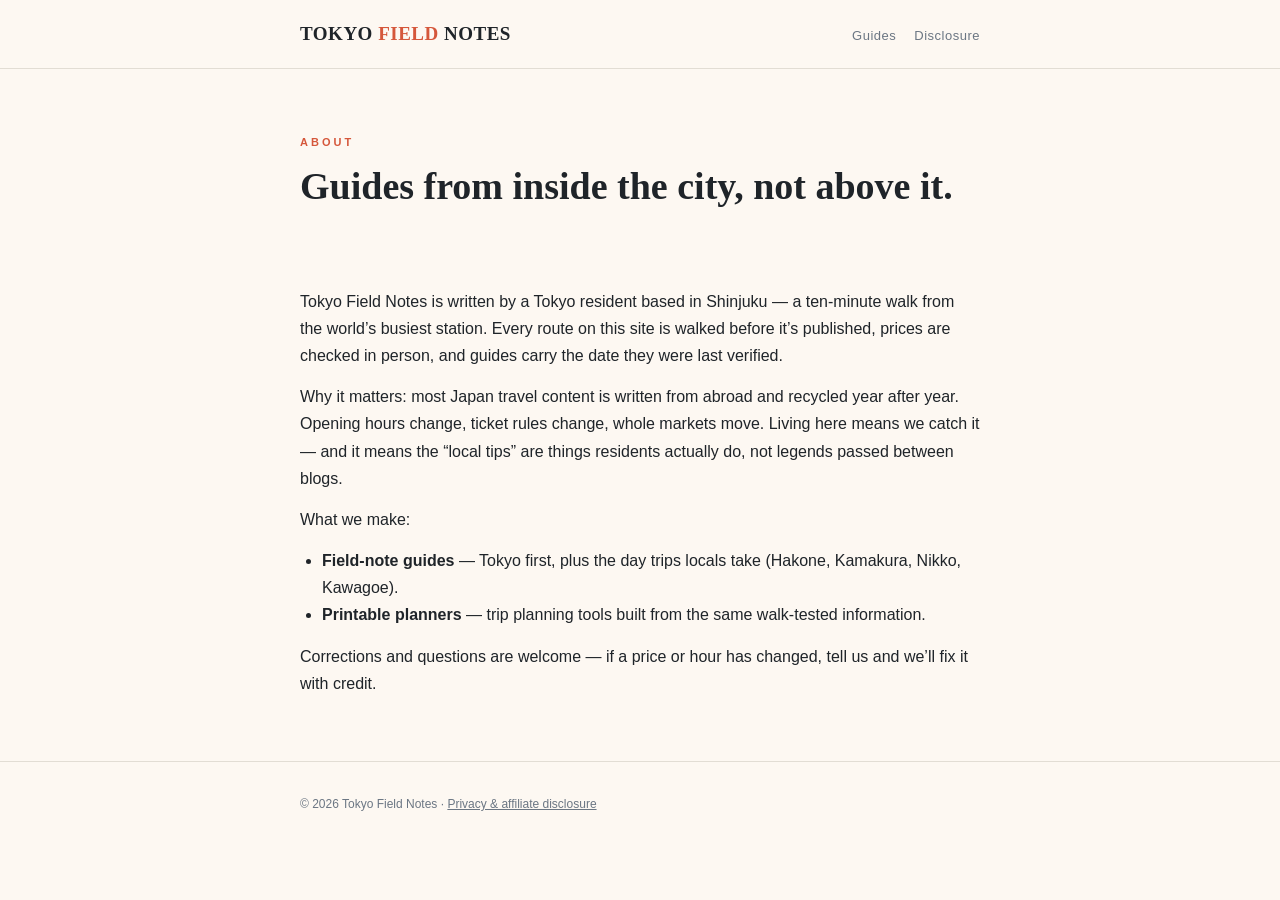
<file: site/about.html>
<!DOCTYPE html>
<html lang="en">
<head>
<meta charset="UTF-8">
<meta name="viewport" content="width=device-width, initial-scale=1.0">
<title>About — Tokyo Field Notes</title>
<link rel="stylesheet" href="style.css">
</head>
<body>
<header class="site">
  <div class="wrap">
    <a class="logo" href="index.html">TOKYO <span>FIELD</span> NOTES</a>
    <nav><a href="guides/tokyo-3-day-itinerary.html">Guides</a><a href="legal.html">Disclosure</a></nav>
  </div>
</header>
<main class="wrap">
  <div class="hero">
    <div class="kicker">About</div>
    <h1>Guides from inside the city, not above it.</h1>
  </div>
  <article>
    <p>Tokyo Field Notes is written by a Tokyo resident based in Shinjuku — a ten-minute walk from the world’s busiest station. Every route on this site is walked before it’s published, prices are checked in person, and guides carry the date they were last verified.</p>
    <p>Why it matters: most Japan travel content is written from abroad and recycled year after year. Opening hours change, ticket rules change, whole markets move. Living here means we catch it — and it means the “local tips” are things residents actually do, not legends passed between blogs.</p>
    <p>What we make:</p>
    <ul>
      <li><b>Field-note guides</b> — Tokyo first, plus the day trips locals take (Hakone, Kamakura, Nikko, Kawagoe).</li>
      <li><b>Printable planners</b> — trip planning tools built from the same walk-tested information.</li>
    </ul>
    <p>Corrections and questions are welcome — if a price or hour has changed, tell us and we’ll fix it with credit.</p>
  </article>
</main>
<footer class="site">
  <div class="wrap"><p>© 2026 Tokyo Field Notes · <a href="legal.html">Privacy &amp; affiliate disclosure</a></p></div>
</footer>
</body>
</html>
</file>
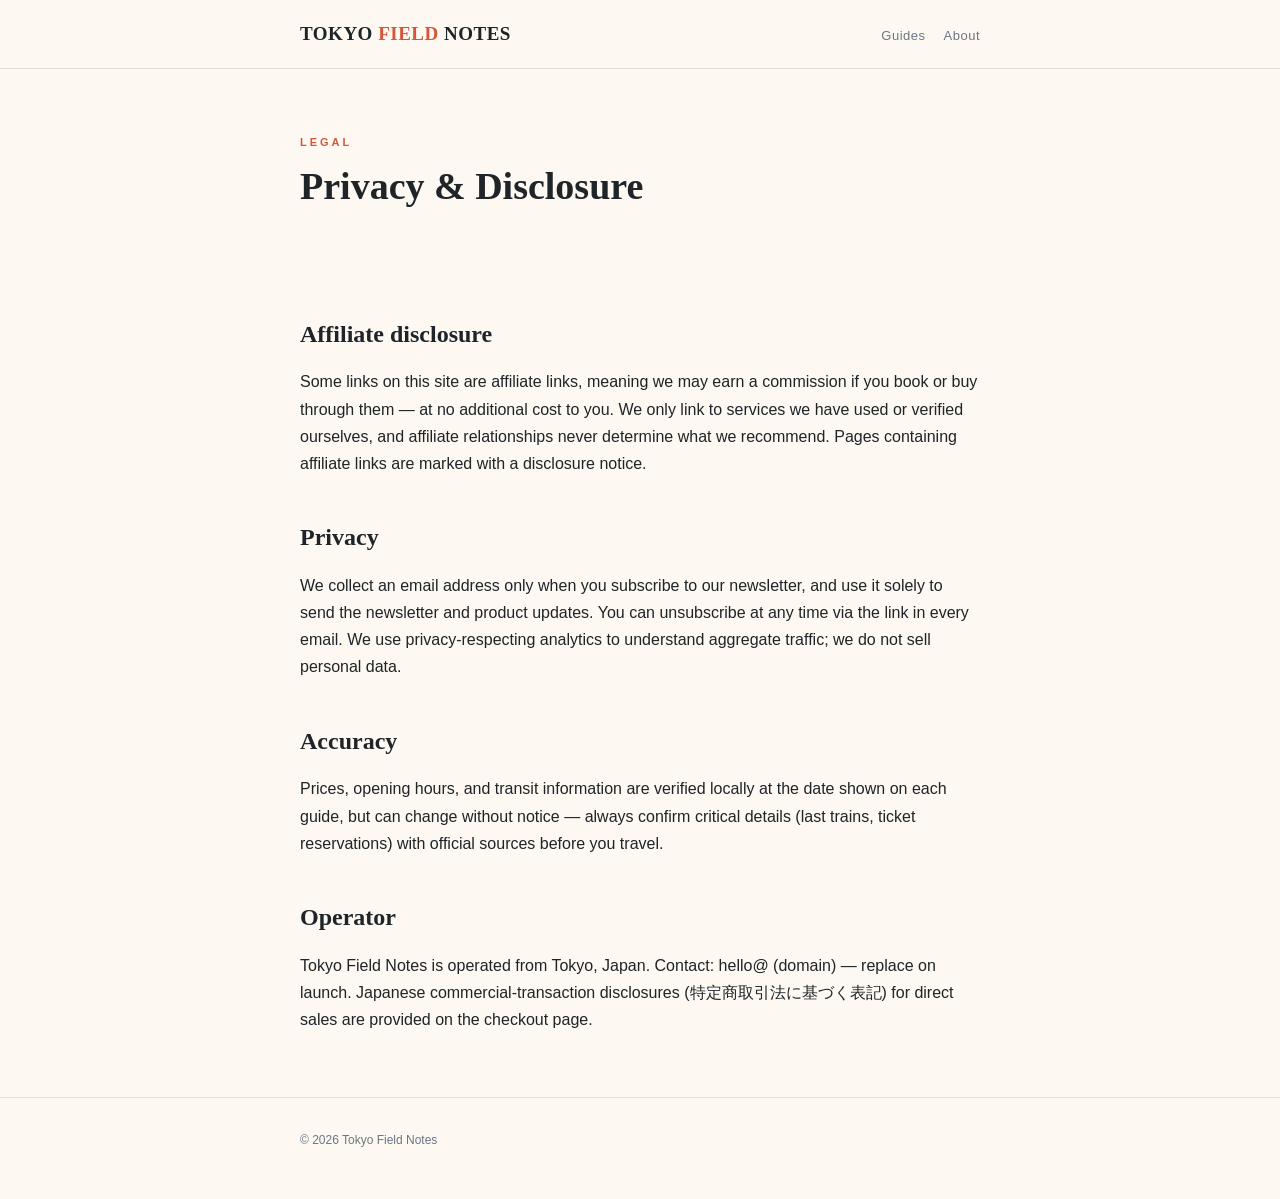
<file: site/legal.html>
<!DOCTYPE html>
<html lang="en">
<head>
<meta charset="UTF-8">
<meta name="viewport" content="width=device-width, initial-scale=1.0">
<title>Privacy &amp; Affiliate Disclosure — Tokyo Field Notes</title>
<link rel="stylesheet" href="style.css">
</head>
<body>
<header class="site">
  <div class="wrap">
    <a class="logo" href="index.html">TOKYO <span>FIELD</span> NOTES</a>
    <nav><a href="guides/tokyo-3-day-itinerary.html">Guides</a><a href="about.html">About</a></nav>
  </div>
</header>
<main class="wrap">
  <div class="hero"><div class="kicker">Legal</div><h1>Privacy &amp; Disclosure</h1></div>
  <article>
    <h2>Affiliate disclosure</h2>
    <p>Some links on this site are affiliate links, meaning we may earn a commission if you book or buy through them — at no additional cost to you. We only link to services we have used or verified ourselves, and affiliate relationships never determine what we recommend. Pages containing affiliate links are marked with a disclosure notice.</p>
    <h2>Privacy</h2>
    <p>We collect an email address only when you subscribe to our newsletter, and use it solely to send the newsletter and product updates. You can unsubscribe at any time via the link in every email. We use privacy-respecting analytics to understand aggregate traffic; we do not sell personal data.</p>
    <h2>Accuracy</h2>
    <p>Prices, opening hours, and transit information are verified locally at the date shown on each guide, but can change without notice — always confirm critical details (last trains, ticket reservations) with official sources before you travel.</p>
    <h2>Operator</h2>
    <p>Tokyo Field Notes is operated from Tokyo, Japan. Contact: hello@ (domain) — replace on launch. Japanese commercial-transaction disclosures (特定商取引法に基づく表記) for direct sales are provided on the checkout page.</p>
  </article>
</main>
<footer class="site">
  <div class="wrap"><p>© 2026 Tokyo Field Notes</p></div>
</footer>
</body>
</html>
</file>
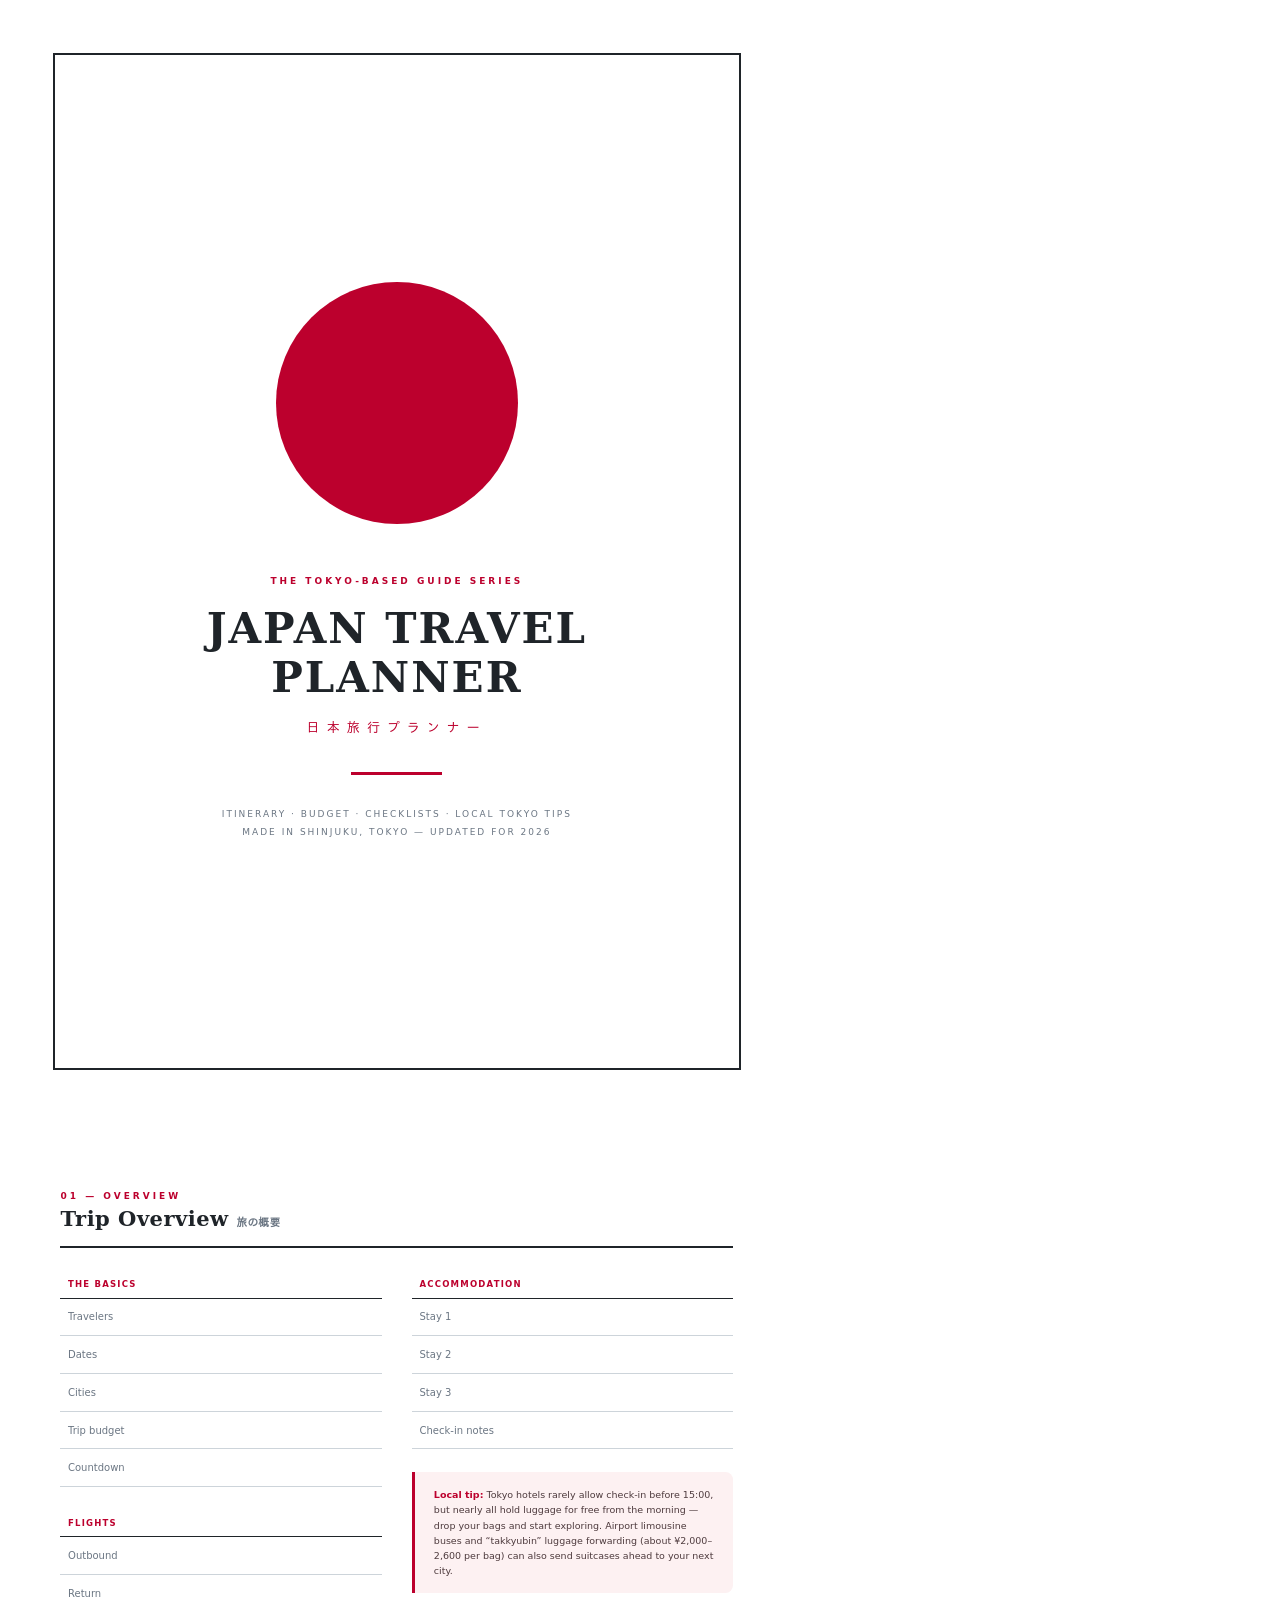
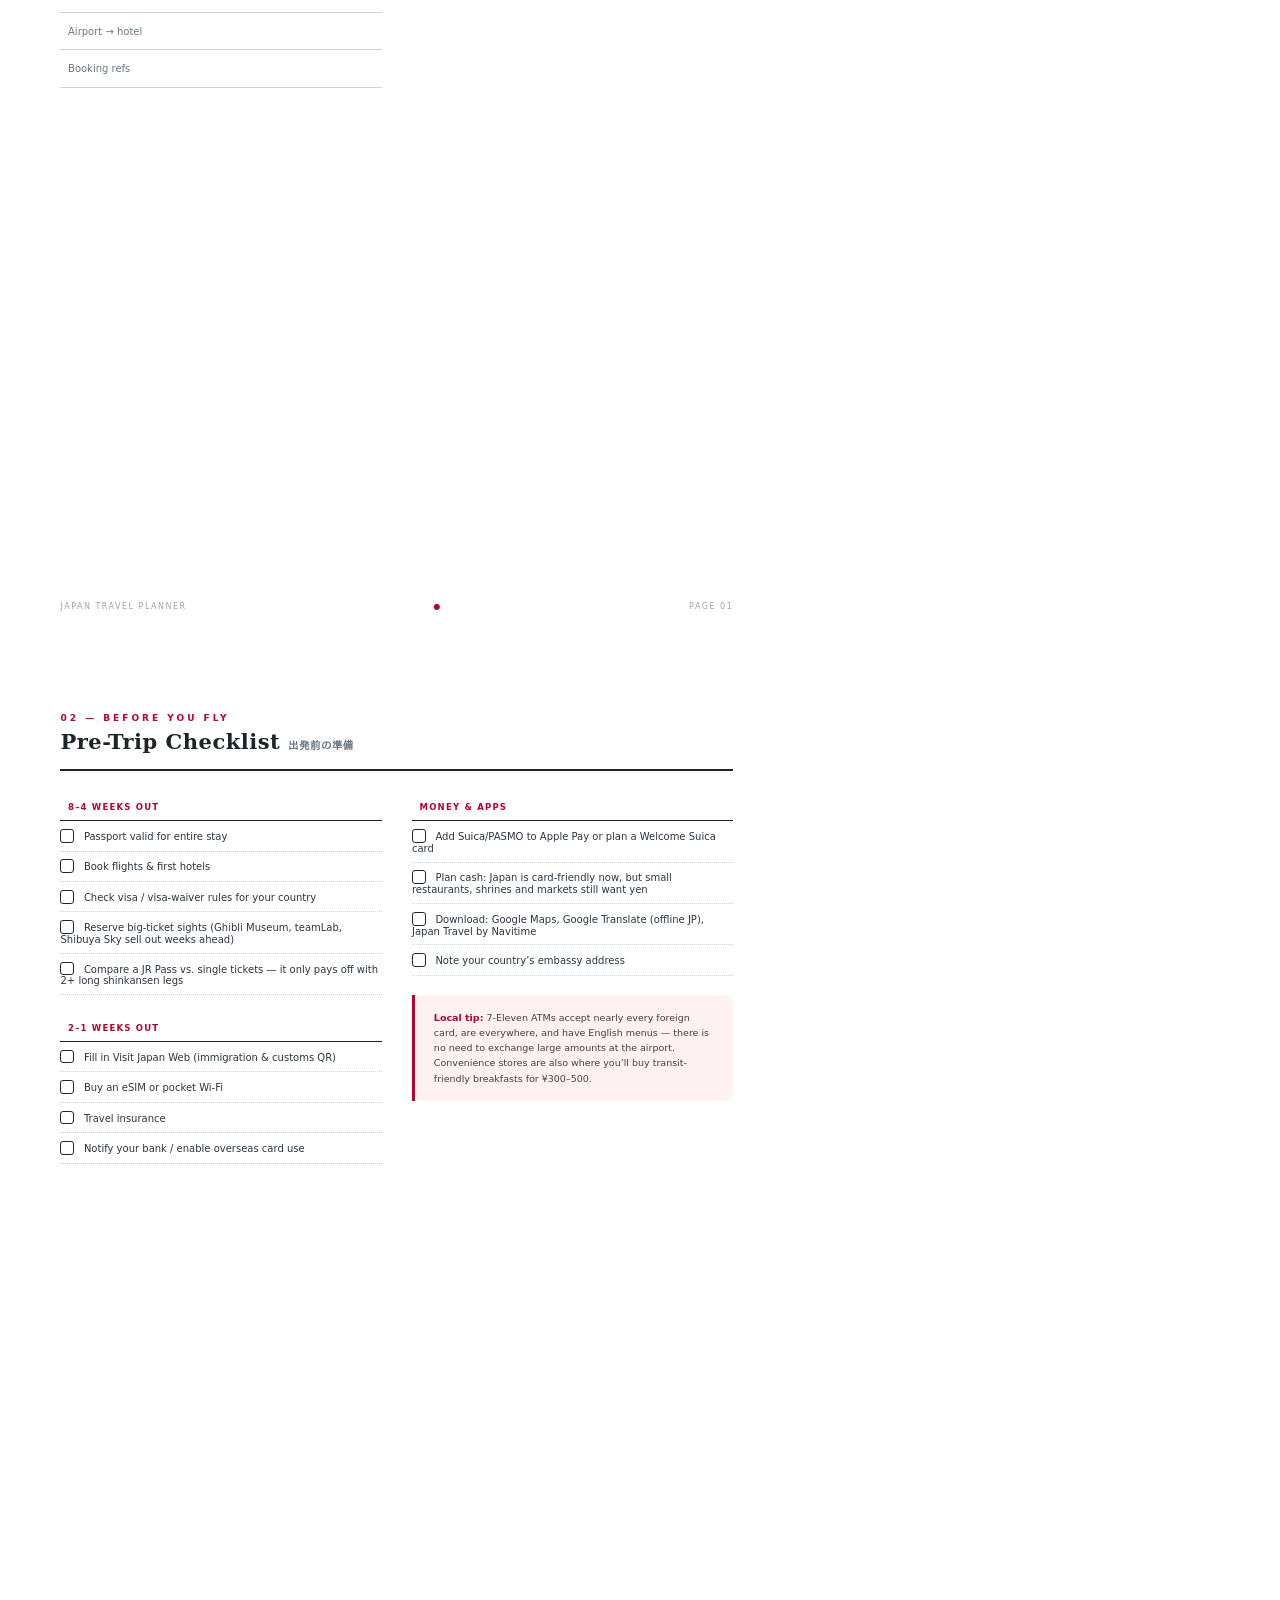
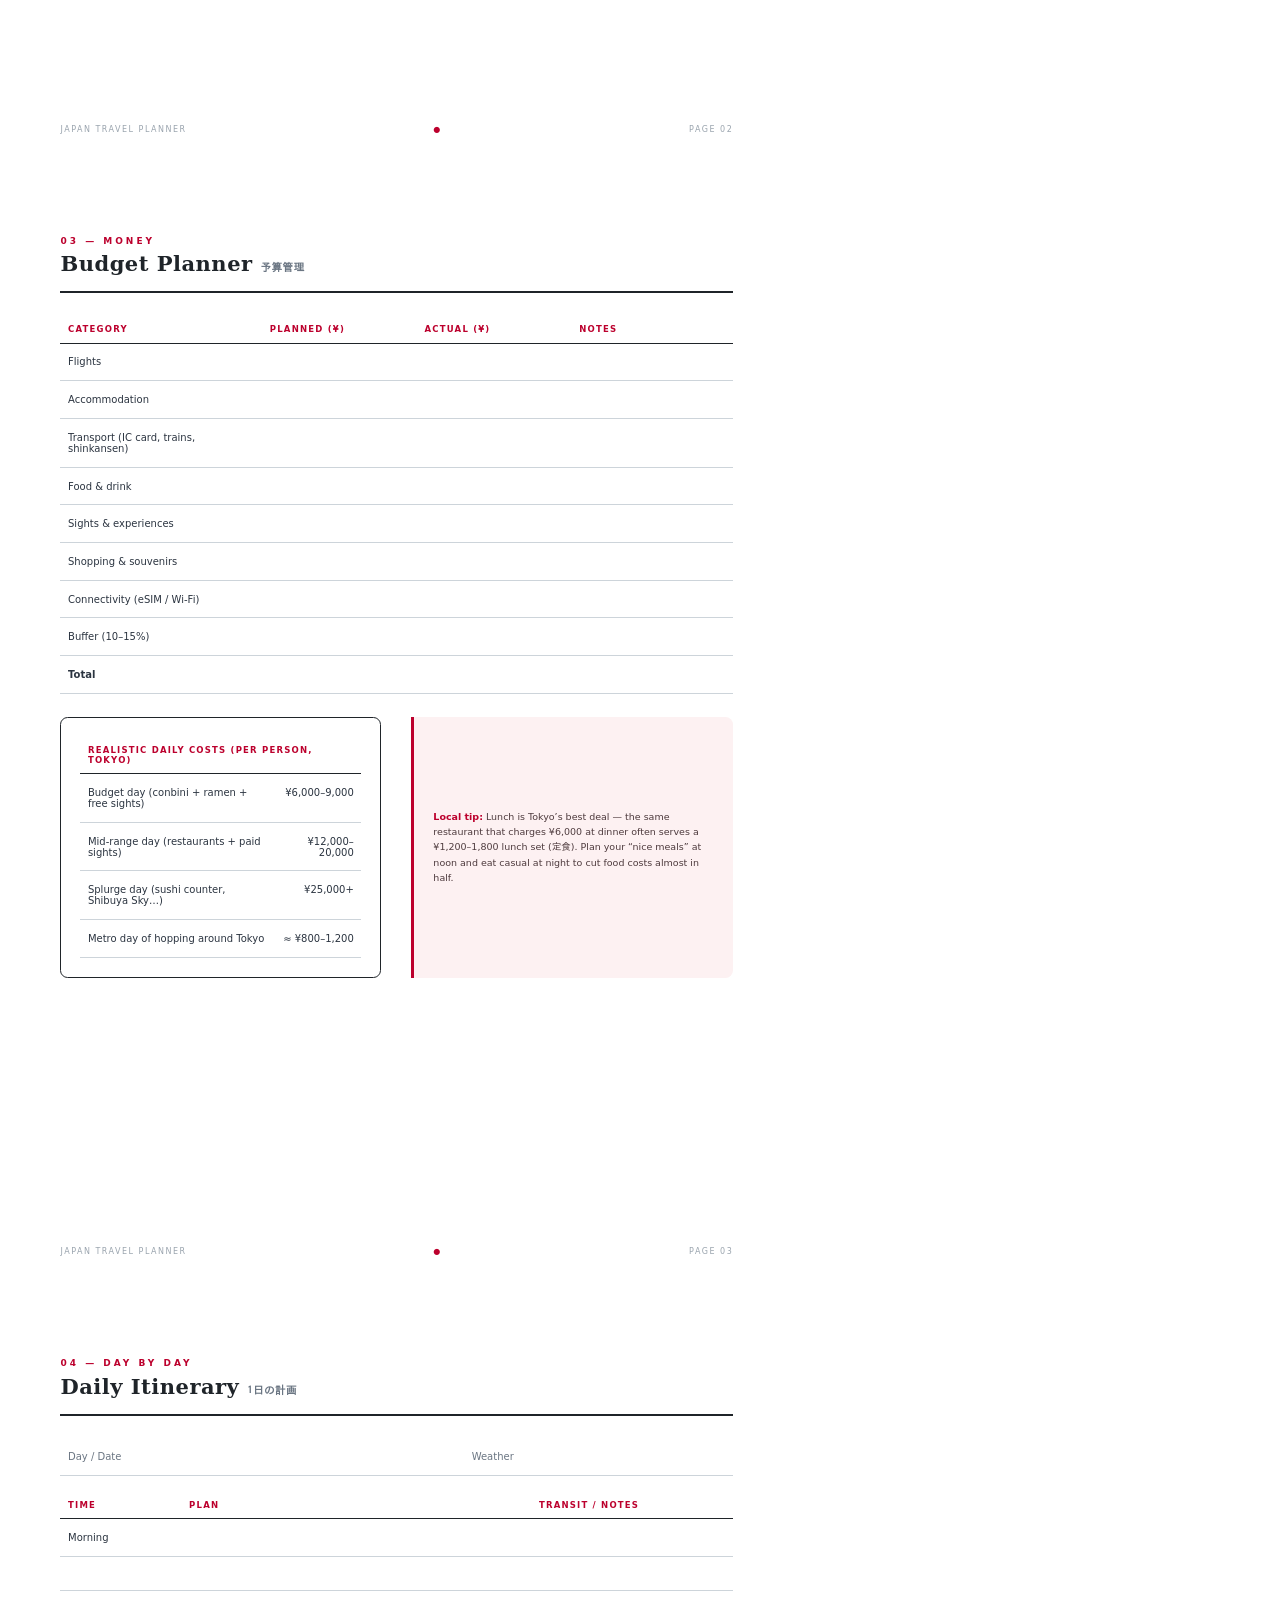
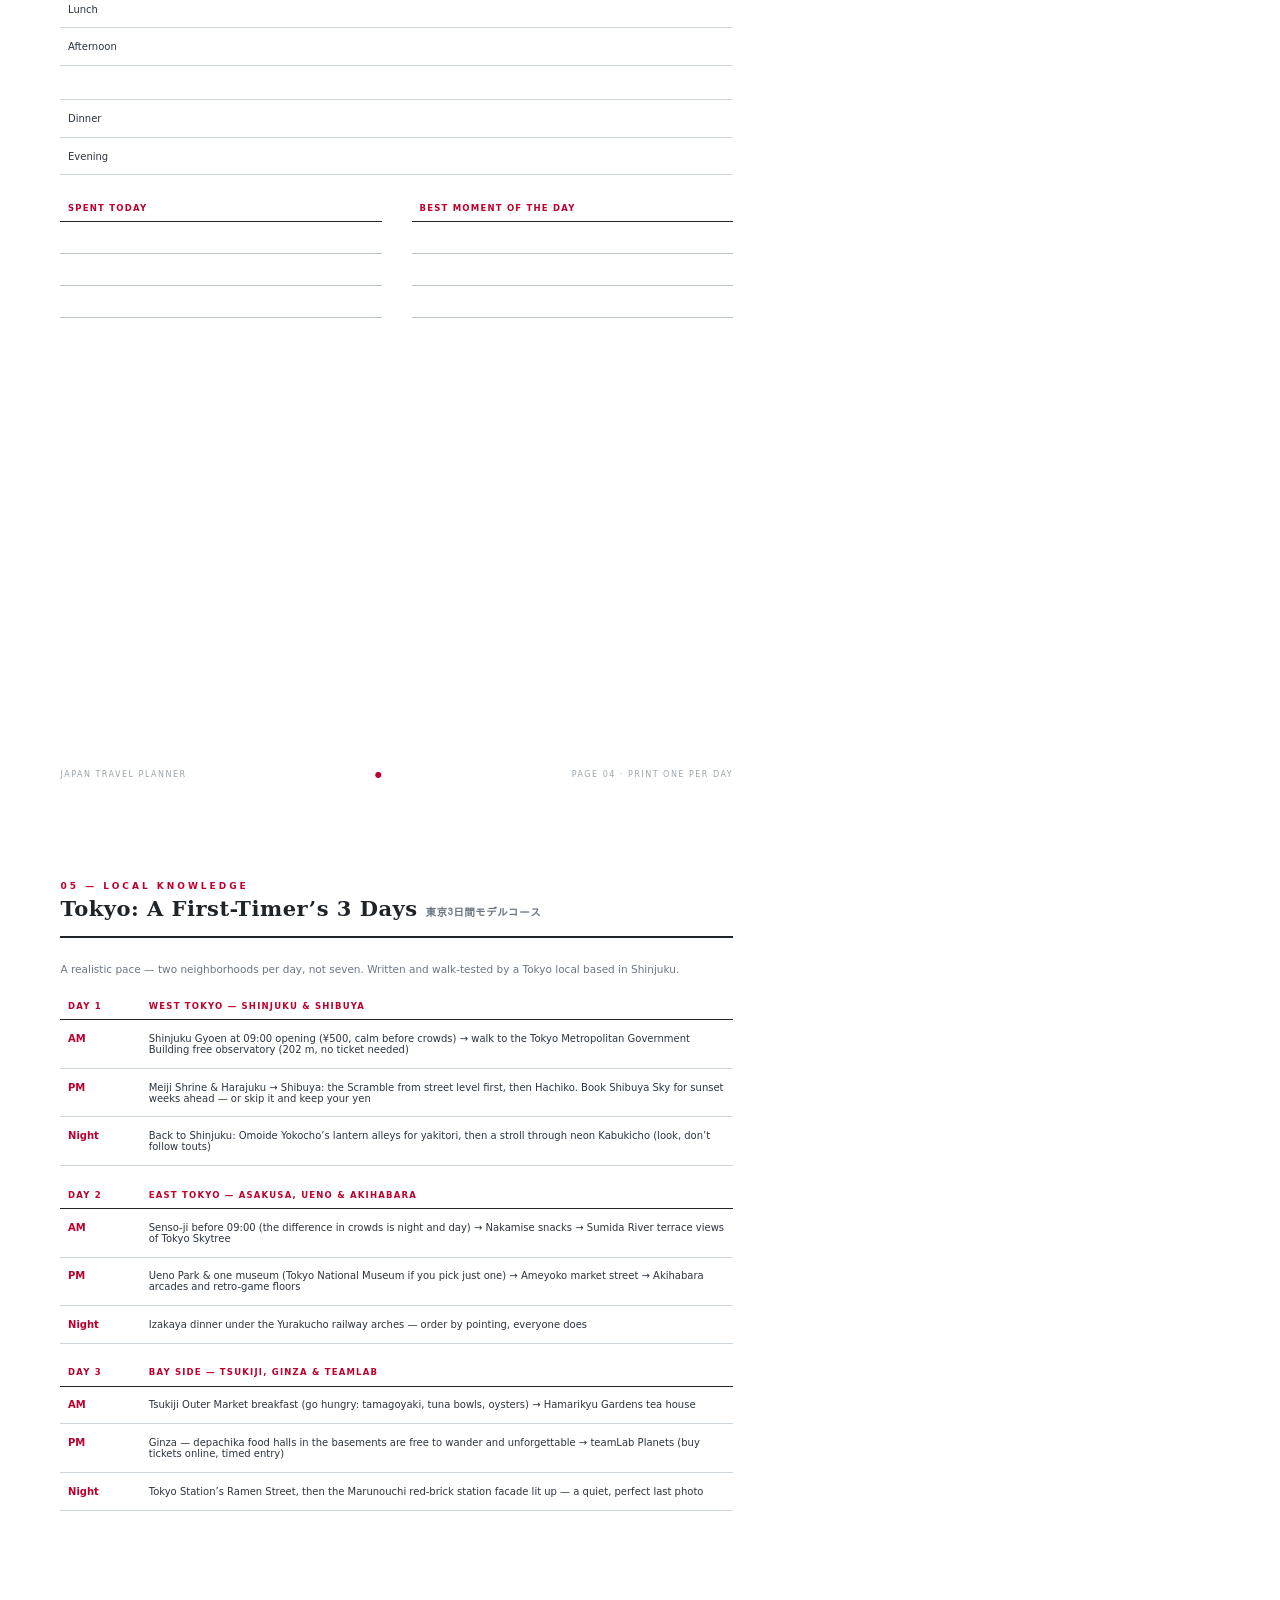
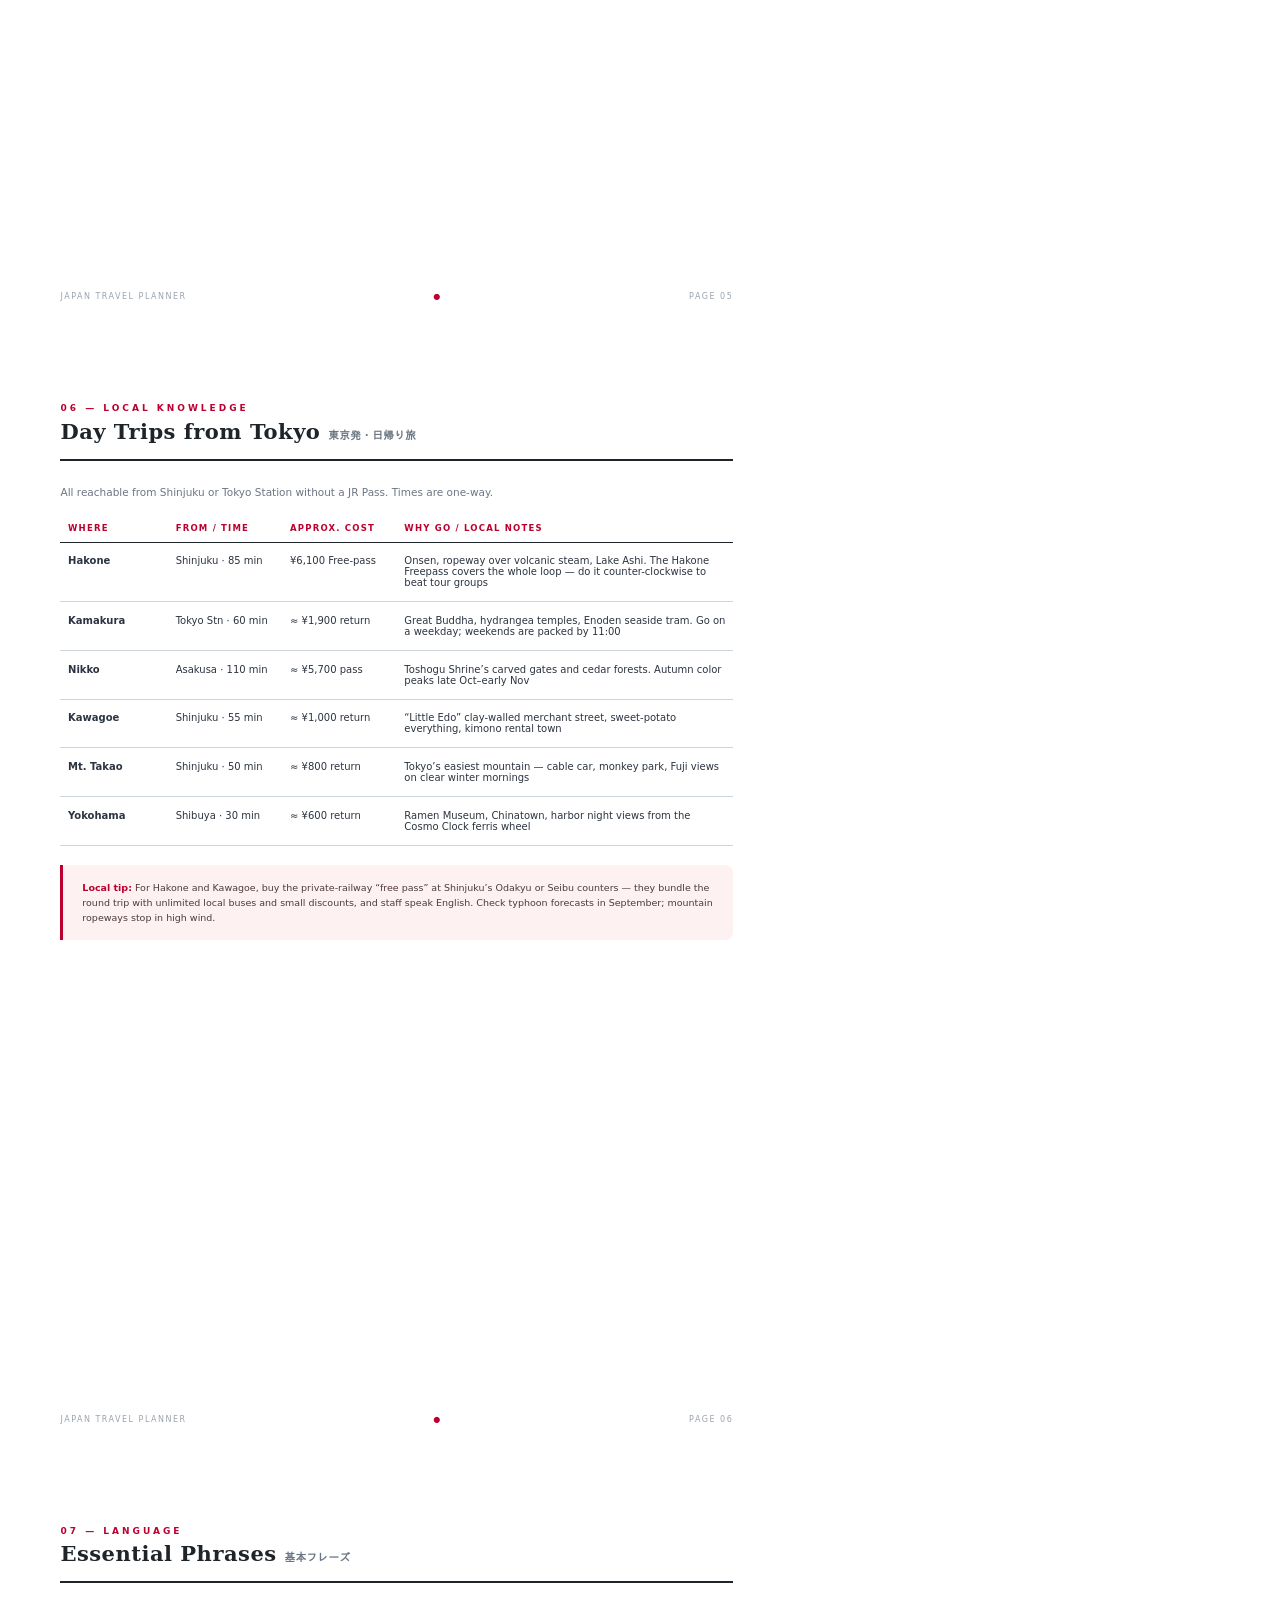
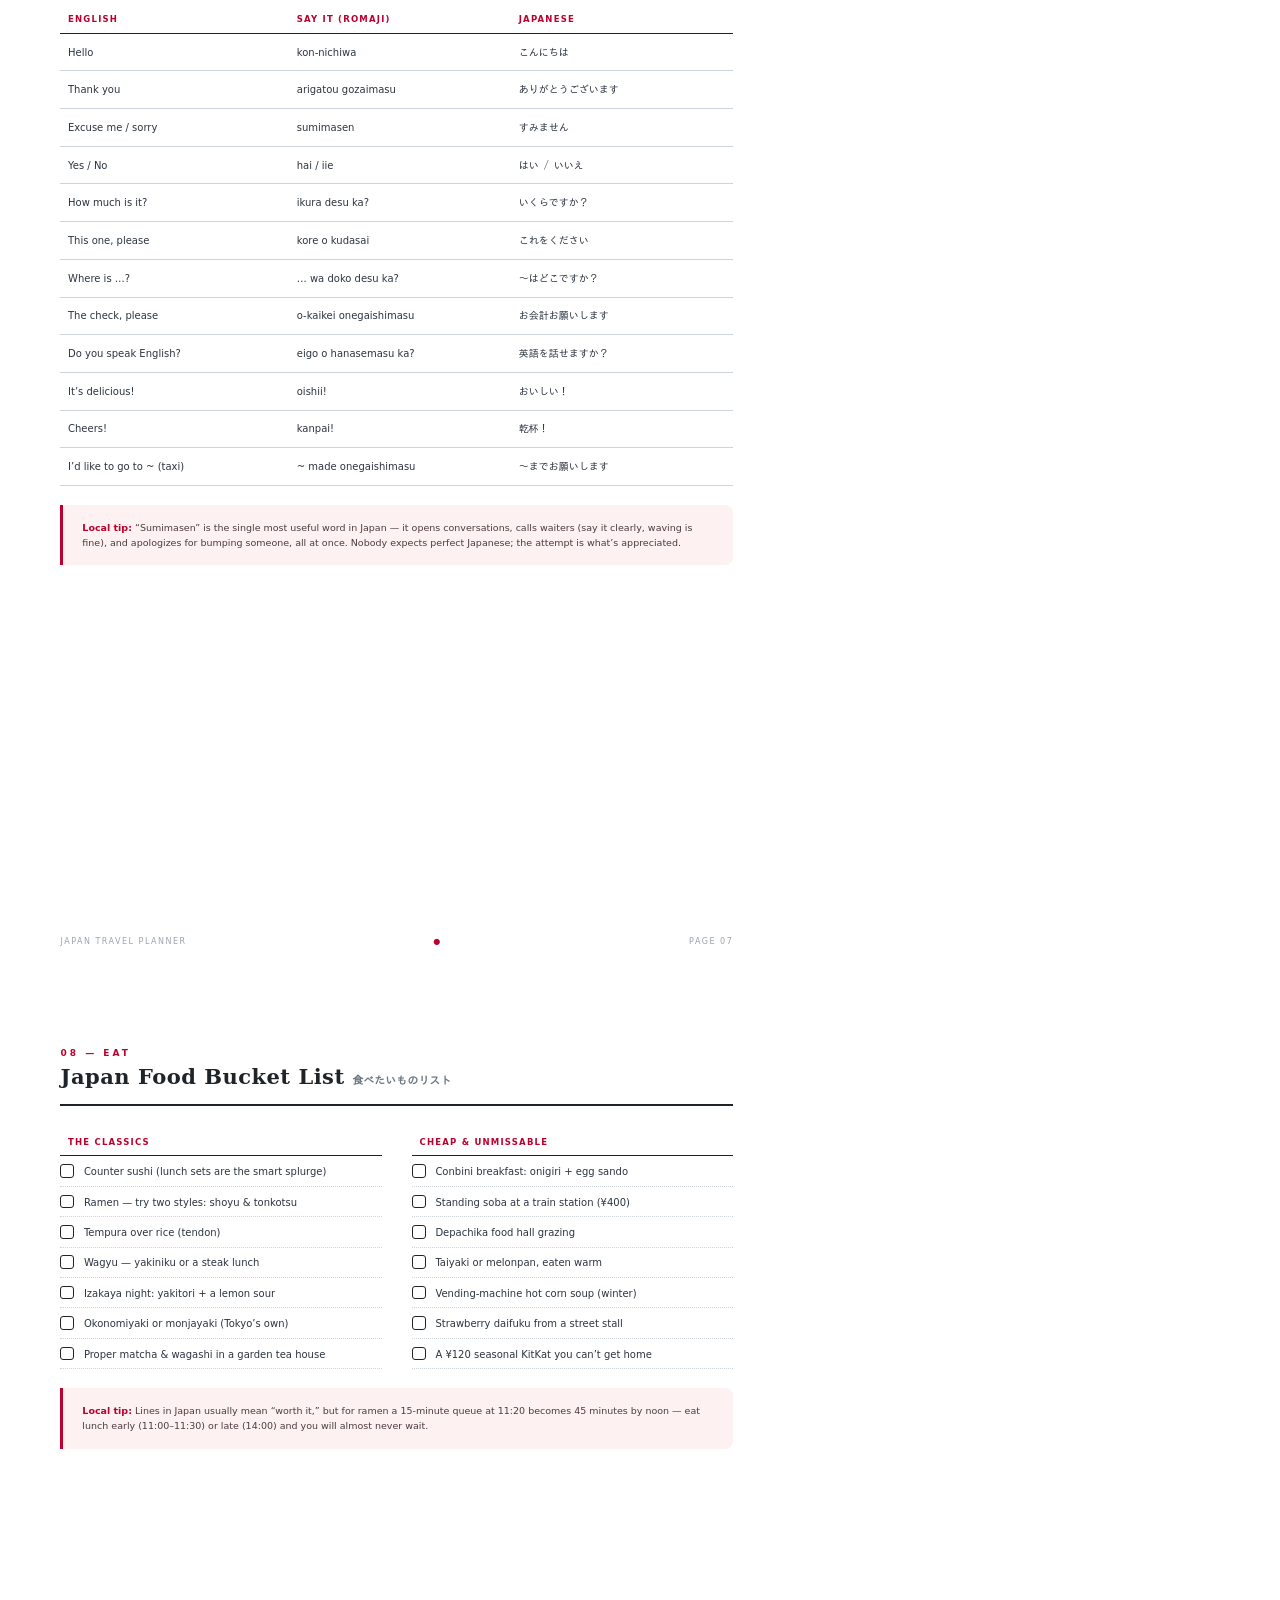
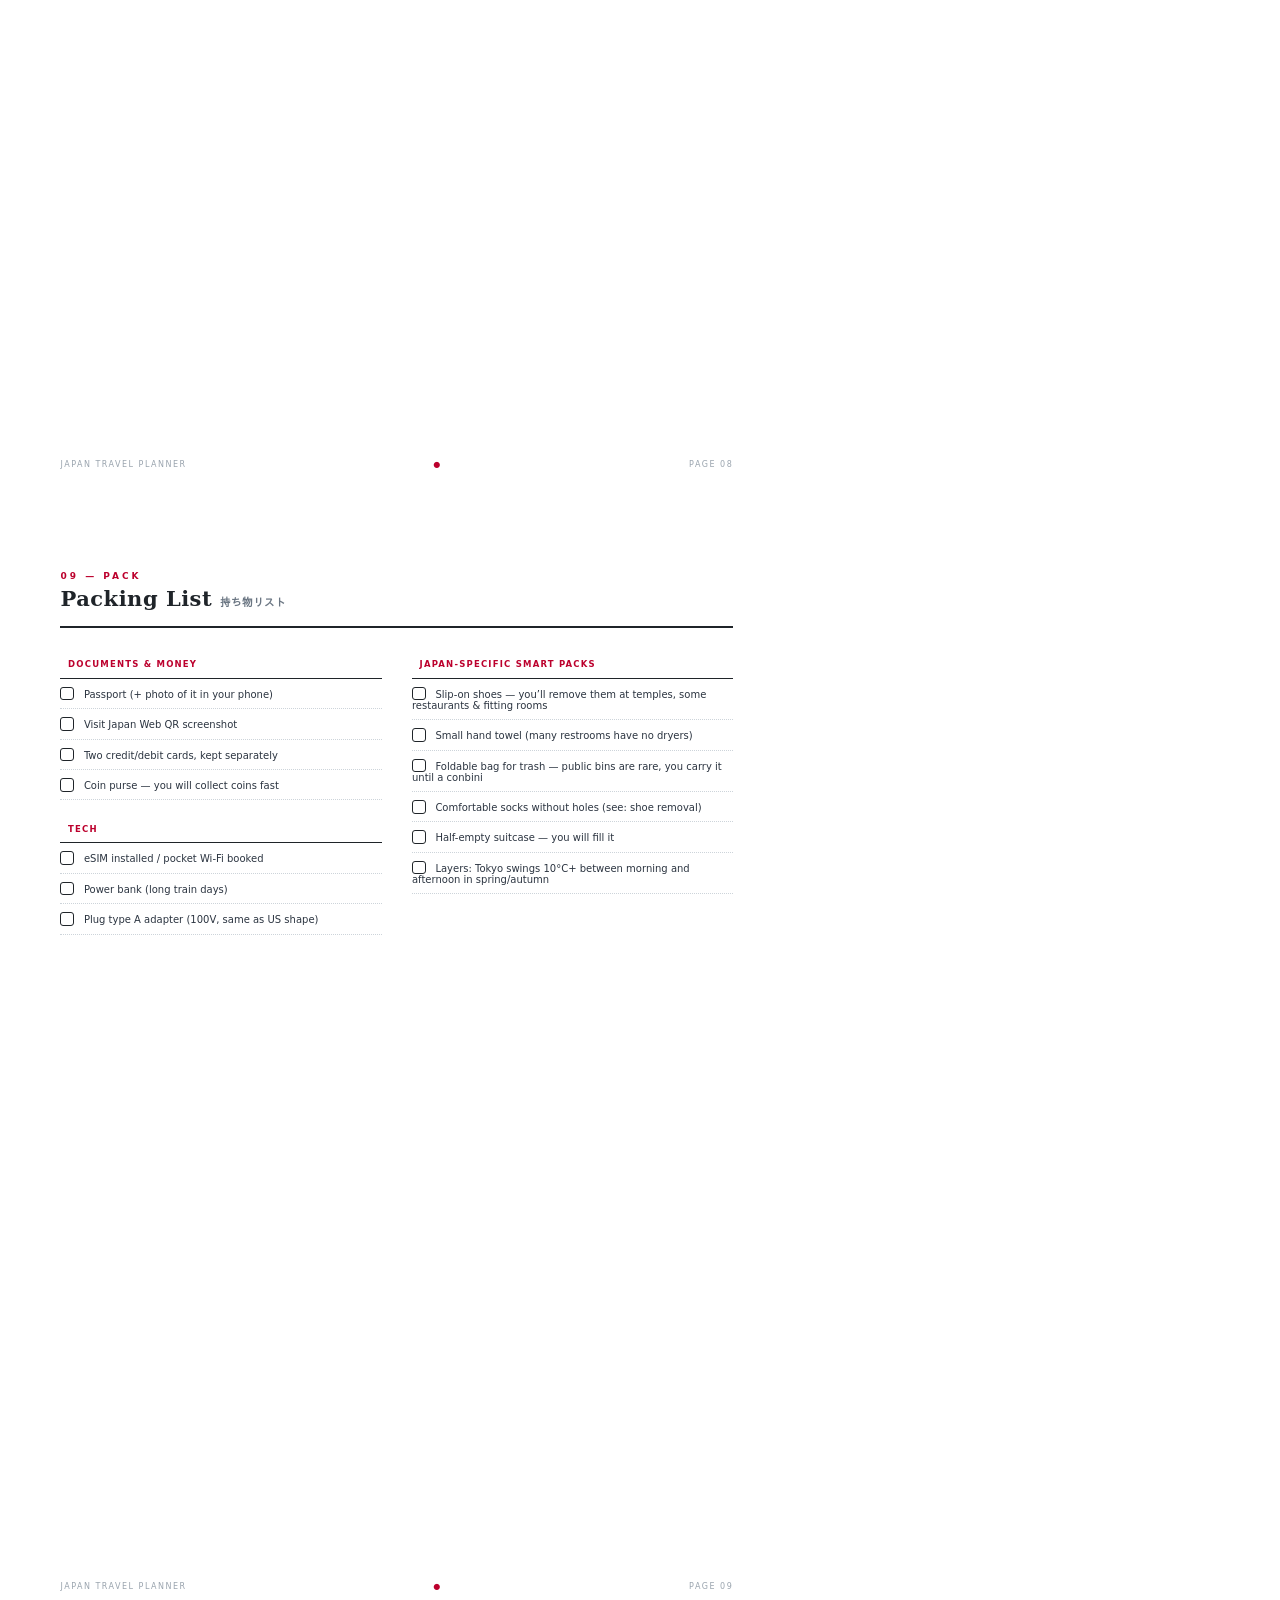
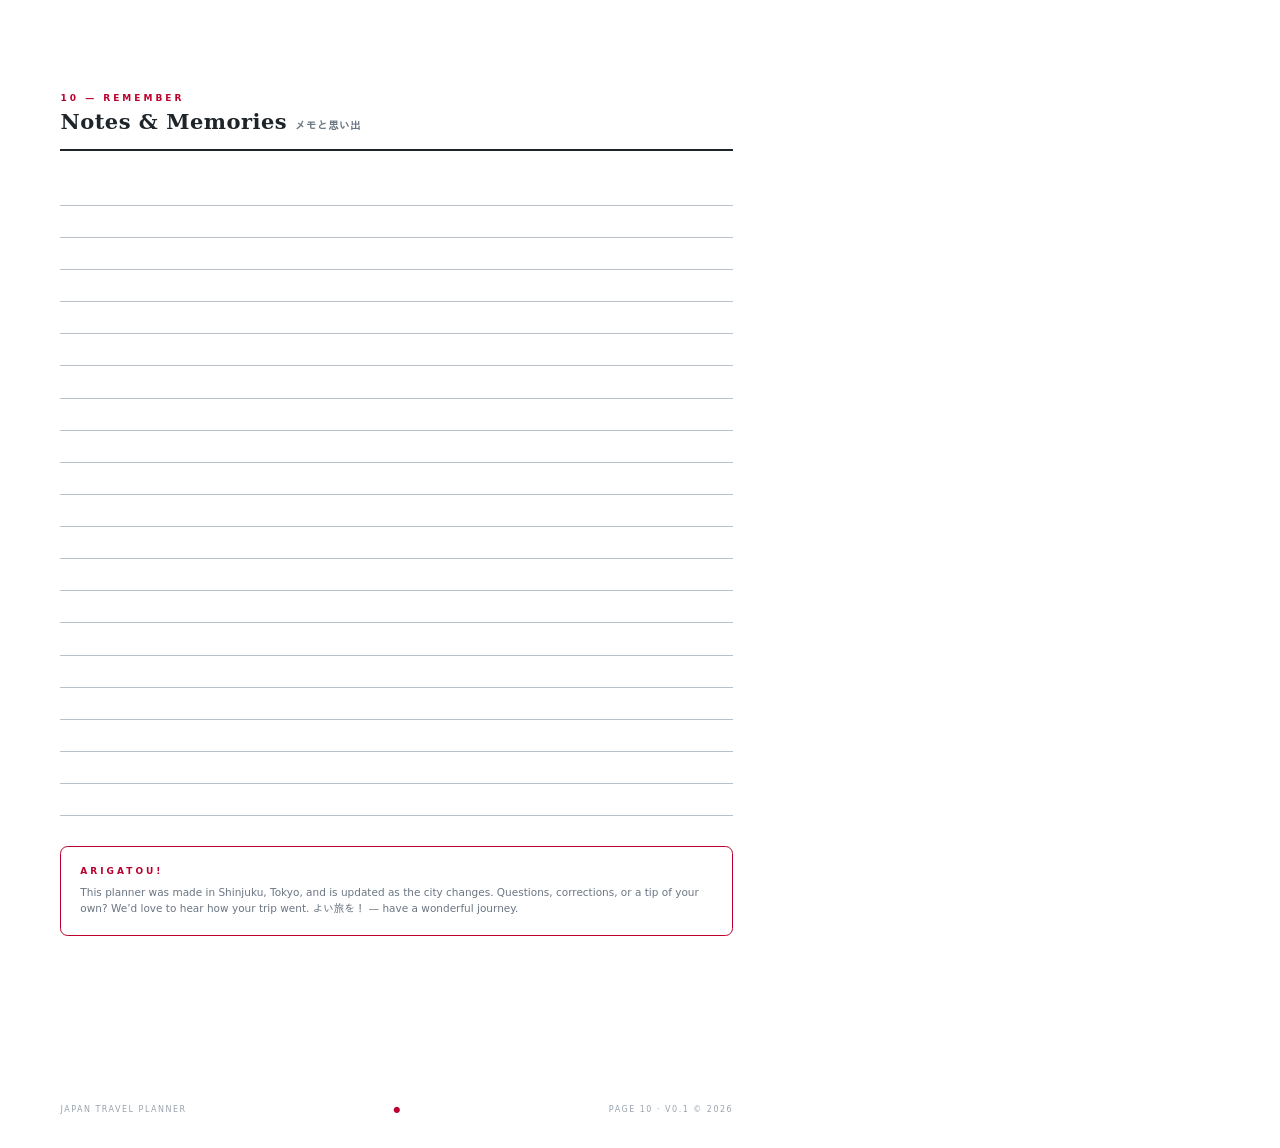
<file: products/japan-travel-planner/planner-v0.1.html>
<!DOCTYPE html>
<html lang="en">
<head>
<meta charset="UTF-8">
<title>Japan Travel Planner</title>
<style>
  @page { size: A4; margin: 0; }
  * { box-sizing: border-box; margin: 0; padding: 0; }
  html, body { background: #fff; }
  body { font-family: 'DejaVu Sans', 'Helvetica Neue', Arial, sans-serif; color: #2b3440; }
  .jp { font-family: 'IPAGothic', sans-serif; }
  .page {
    width: 210mm; height: 297mm; page-break-after: always; position: relative;
    padding: 18mm 16mm 16mm; overflow: hidden; background: #fff;
  }
  .accent { color: #bc002d; }
  h1, h2 { font-family: 'DejaVu Serif', Georgia, serif; font-weight: 700; color: #1f2429; }
  h2 { font-size: 21px; letter-spacing: .5px; margin-bottom: 2mm; }
  .kicker { font-size: 9px; letter-spacing: 3px; text-transform: uppercase; color: #bc002d; margin-bottom: 1.5mm; font-weight: bold; }
  .rule { border: 0; border-top: 2px solid #1f2429; margin: 4mm 0 6mm; }
  .sub { font-size: 10.5px; color: #6b7683; line-height: 1.55; }
  .footer { position: absolute; bottom: 9mm; left: 16mm; right: 16mm; display: flex; justify-content: space-between; font-size: 8px; letter-spacing: 1.5px; color: #9aa4ae; text-transform: uppercase; }
  .footer .dot { color: #bc002d; }
  table { width: 100%; border-collapse: collapse; }
  th { text-align: left; font-size: 8.5px; letter-spacing: 1.2px; text-transform: uppercase; color: #bc002d; padding: 2.2mm 2mm; border-bottom: 1.5px solid #1f2429; }
  td { font-size: 10px; padding: 3.4mm 2mm; border-bottom: .4px solid #cdd4da; color: #2b3440; vertical-align: top; }
  .writein td { height: 9mm; }
  .box { border: 1px solid #1f2429; border-radius: 2mm; padding: 5mm; }
  .tipbox { background: #fdf1f2; border: none; border-left: 3px solid #bc002d; border-radius: 0 2mm 2mm 0; padding: 4mm 5mm; font-size: 9.5px; line-height: 1.6; color: #4d3a3d; }
  .tipbox b { color: #bc002d; }
  .check { display: inline-block; width: 3.6mm; height: 3.6mm; border: 1.2px solid #1f2429; border-radius: .8mm; margin-right: 2.6mm; vertical-align: -0.7mm; }
  .cl li { list-style: none; font-size: 10px; padding: 2.1mm 0; border-bottom: .4px dotted #cdd4da; }
  .cols2 { display: flex; gap: 8mm; }
  .cols2 > div { flex: 1; }
  .lined { border-bottom: .5px solid #b9c2ca; height: 8.5mm; }

  /* cover — hinomaru: white ground, one red sun */
  .cover { background: #fff; color: #1f2429; display: flex; flex-direction: column; align-items: center; text-align: center; padding: 0; border: 4mm solid #fff; }
  .cover-frame { flex: 1; align-self: stretch; margin: 10mm; border: .6mm solid #1f2429; display: flex; flex-direction: column; align-items: center; justify-content: center; padding: 0 18mm; }
  .cover .sun { width: 64mm; height: 64mm; border-radius: 50%; background: #bc002d; margin-bottom: 14mm; }
  .cover .kicker { color: #bc002d; margin-bottom: 5mm; }
  .cover h1 { color: #1f2429; font-size: 42px; line-height: 1.15; letter-spacing: 2px; }
  .cover .jp-big { font-size: 13px; color: #bc002d; margin-top: 5mm; letter-spacing: 7px; }
  .cover .rule-s { width: 24mm; border-top: 1mm solid #bc002d; margin: 10mm auto 0; }
  .cover .byline { margin-top: 8mm; font-size: 9px; letter-spacing: 2px; text-transform: uppercase; color: #6b7683; line-height: 2; }
</style>
</head>
<body>

<!-- 1. COVER -->
<div class="page cover">
  <div class="cover-frame">
    <div class="sun"></div>
    <div class="kicker">The Tokyo-Based Guide Series</div>
    <h1>JAPAN TRAVEL<br>PLANNER</h1>
    <div class="jp-big jp">日本旅行プランナー</div>
    <div class="rule-s"></div>
    <div class="byline">Itinerary · Budget · Checklists · Local Tokyo Tips<br>Made in Shinjuku, Tokyo — updated for 2026</div>
  </div>
</div>

<!-- 2. TRIP OVERVIEW -->
<div class="page">
  <div class="kicker">01 — Overview</div>
  <h2>Trip Overview <span class="jp sub">旅の概要</span></h2>
  <hr class="rule">
  <div class="cols2">
    <div>
      <table class="writein">
        <tr><th colspan="2">The Basics</th></tr>
        <tr><td style="width:34%; color:#6b7683;">Travelers</td><td></td></tr>
        <tr><td style="color:#6b7683;">Dates</td><td></td></tr>
        <tr><td style="color:#6b7683;">Cities</td><td></td></tr>
        <tr><td style="color:#6b7683;">Trip budget</td><td></td></tr>
        <tr><td style="color:#6b7683;">Countdown</td><td></td></tr>
      </table>
      <div style="height:6mm"></div>
      <table class="writein">
        <tr><th colspan="2">Flights</th></tr>
        <tr><td style="width:34%; color:#6b7683;">Outbound</td><td></td></tr>
        <tr><td style="color:#6b7683;">Return</td><td></td></tr>
        <tr><td style="color:#6b7683;">Airport → hotel</td><td></td></tr>
        <tr><td style="color:#6b7683;">Booking refs</td><td></td></tr>
      </table>
    </div>
    <div>
      <table class="writein">
        <tr><th colspan="2">Accommodation</th></tr>
        <tr><td style="width:34%; color:#6b7683;">Stay 1</td><td></td></tr>
        <tr><td style="color:#6b7683;">Stay 2</td><td></td></tr>
        <tr><td style="color:#6b7683;">Stay 3</td><td></td></tr>
        <tr><td style="color:#6b7683;">Check-in notes</td><td></td></tr>
      </table>
      <div style="height:6mm"></div>
      <div class="tipbox">
        <b>Local tip:</b> Tokyo hotels rarely allow check-in before 15:00, but nearly all hold luggage for free from the morning — drop your bags and start exploring. Airport limousine buses and “takkyubin” luggage forwarding (about ¥2,000–2,600 per bag) can also send suitcases ahead to your next city.
      </div>
    </div>
  </div>
  <div class="footer"><span>Japan Travel Planner</span><span class="dot">●</span><span>Page 01</span></div>
</div>

<!-- 3. PRE-TRIP CHECKLIST -->
<div class="page">
  <div class="kicker">02 — Before You Fly</div>
  <h2>Pre-Trip Checklist <span class="jp sub">出発前の準備</span></h2>
  <hr class="rule">
  <div class="cols2">
    <div>
      <table><tr><th>8–4 Weeks Out</th></tr></table>
      <ul class="cl">
        <li><span class="check"></span>Passport valid for entire stay</li>
        <li><span class="check"></span>Book flights &amp; first hotels</li>
        <li><span class="check"></span>Check visa / visa-waiver rules for your country</li>
        <li><span class="check"></span>Reserve big-ticket sights (Ghibli Museum, teamLab, Shibuya Sky sell out weeks ahead)</li>
        <li><span class="check"></span>Compare a JR Pass vs. single tickets — it only pays off with 2+ long shinkansen legs</li>
      </ul>
      <div style="height:5mm"></div>
      <table><tr><th>2–1 Weeks Out</th></tr></table>
      <ul class="cl">
        <li><span class="check"></span>Fill in Visit Japan Web (immigration &amp; customs QR)</li>
        <li><span class="check"></span>Buy an eSIM or pocket Wi-Fi</li>
        <li><span class="check"></span>Travel insurance</li>
        <li><span class="check"></span>Notify your bank / enable overseas card use</li>
      </ul>
    </div>
    <div>
      <table><tr><th>Money &amp; Apps</th></tr></table>
      <ul class="cl">
        <li><span class="check"></span>Add Suica/PASMO to Apple&nbsp;Pay or plan a Welcome Suica card</li>
        <li><span class="check"></span>Plan cash: Japan is card-friendly now, but small restaurants, shrines and markets still want yen</li>
        <li><span class="check"></span>Download: Google Maps, Google Translate (offline JP), Japan Travel by Navitime</li>
        <li><span class="check"></span>Note your country’s embassy address</li>
      </ul>
      <div style="height:5mm"></div>
      <div class="tipbox">
        <b>Local tip:</b> 7-Eleven ATMs accept nearly every foreign card, are everywhere, and have English menus — there is no need to exchange large amounts at the airport. Convenience stores are also where you’ll buy transit-friendly breakfasts for ¥300–500.
      </div>
    </div>
  </div>
  <div class="footer"><span>Japan Travel Planner</span><span class="dot">●</span><span>Page 02</span></div>
</div>

<!-- 4. BUDGET -->
<div class="page">
  <div class="kicker">03 — Money</div>
  <h2>Budget Planner <span class="jp sub">予算管理</span></h2>
  <hr class="rule">
  <table class="writein">
    <tr><th style="width:30%">Category</th><th style="width:23%">Planned (¥)</th><th style="width:23%">Actual (¥)</th><th>Notes</th></tr>
    <tr><td>Flights</td><td></td><td></td><td></td></tr>
    <tr><td>Accommodation</td><td></td><td></td><td></td></tr>
    <tr><td>Transport (IC card, trains, shinkansen)</td><td></td><td></td><td></td></tr>
    <tr><td>Food &amp; drink</td><td></td><td></td><td></td></tr>
    <tr><td>Sights &amp; experiences</td><td></td><td></td><td></td></tr>
    <tr><td>Shopping &amp; souvenirs</td><td></td><td></td><td></td></tr>
    <tr><td>Connectivity (eSIM / Wi-Fi)</td><td></td><td></td><td></td></tr>
    <tr><td>Buffer (10–15%)</td><td></td><td></td><td></td></tr>
    <tr><td style="font-weight:bold">Total</td><td></td><td></td><td></td></tr>
  </table>
  <div style="height:6mm"></div>
  <div class="cols2">
    <div class="box">
      <table>
        <tr><th colspan="2">Realistic Daily Costs (per person, Tokyo)</th></tr>
        <tr><td>Budget day (conbini + ramen + free sights)</td><td style="text-align:right">¥6,000–9,000</td></tr>
        <tr><td>Mid-range day (restaurants + paid sights)</td><td style="text-align:right">¥12,000–20,000</td></tr>
        <tr><td>Splurge day (sushi counter, Shibuya Sky…)</td><td style="text-align:right">¥25,000+</td></tr>
        <tr><td>Metro day of hopping around Tokyo</td><td style="text-align:right">≈ ¥800–1,200</td></tr>
      </table>
    </div>
    <div class="tipbox" style="display:flex; align-items:center;">
      <div><b>Local tip:</b> Lunch is Tokyo’s best deal — the same restaurant that charges ¥6,000 at dinner often serves a ¥1,200–1,800 lunch set (<span class="jp">定食</span>). Plan your “nice meals” at noon and eat casual at night to cut food costs almost in half.</div>
    </div>
  </div>
  <div class="footer"><span>Japan Travel Planner</span><span class="dot">●</span><span>Page 03</span></div>
</div>

<!-- 5-6. DAILY ITINERARY x2 -->
<div class="page">
  <div class="kicker">04 — Day by Day</div>
  <h2>Daily Itinerary <span class="jp sub">1日の計画</span></h2>
  <hr class="rule">
  <table class="writein">
    <tr><td style="width:15%; color:#6b7683;">Day / Date</td><td style="width:45%;"></td><td style="width:14%; color:#6b7683;">Weather</td><td></td></tr>
  </table>
  <div style="height:4mm"></div>
  <table class="writein">
    <tr><th style="width:18%">Time</th><th style="width:52%">Plan</th><th>Transit / Notes</th></tr>
    <tr><td>Morning</td><td></td><td></td></tr>
    <tr><td></td><td></td><td></td></tr>
    <tr><td>Lunch</td><td></td><td></td></tr>
    <tr><td>Afternoon</td><td></td><td></td></tr>
    <tr><td></td><td></td><td></td></tr>
    <tr><td>Dinner</td><td></td><td></td></tr>
    <tr><td>Evening</td><td></td><td></td></tr>
  </table>
  <div style="height:5mm"></div>
  <div class="cols2">
    <div>
      <table><tr><th>Spent Today</th></tr></table>
      <div class="lined"></div><div class="lined"></div><div class="lined"></div>
    </div>
    <div>
      <table><tr><th>Best Moment of the Day</th></tr></table>
      <div class="lined"></div><div class="lined"></div><div class="lined"></div>
    </div>
  </div>
  <div class="footer"><span>Japan Travel Planner</span><span class="dot">●</span><span>Page 04 · print one per day</span></div>
</div>

<!-- 7. TOKYO 3-DAY -->
<div class="page">
  <div class="kicker">05 — Local Knowledge</div>
  <h2>Tokyo: A First-Timer’s 3 Days <span class="jp sub">東京3日間モデルコース</span></h2>
  <hr class="rule">
  <p class="sub" style="margin-bottom:4mm">A realistic pace — two neighborhoods per day, not seven. Written and walk-tested by a Tokyo local based in Shinjuku.</p>
  <table>
    <tr><th style="width:12%">Day 1</th><th>West Tokyo — Shinjuku &amp; Shibuya</th></tr>
    <tr><td class="accent" style="font-weight:bold">AM</td><td>Shinjuku Gyoen at 09:00 opening (¥500, calm before crowds) → walk to the Tokyo Metropolitan Government Building free observatory (202&nbsp;m, no ticket needed)</td></tr>
    <tr><td class="accent" style="font-weight:bold">PM</td><td>Meiji Shrine &amp; Harajuku → Shibuya: the Scramble from street level first, then Hachiko. Book Shibuya Sky for sunset weeks ahead — or skip it and keep your yen</td></tr>
    <tr><td class="accent" style="font-weight:bold">Night</td><td>Back to Shinjuku: Omoide Yokocho’s lantern alleys for yakitori, then a stroll through neon Kabukicho (look, don’t follow touts)</td></tr>
  </table>
  <div style="height:4mm"></div>
  <table>
    <tr><th style="width:12%">Day 2</th><th>East Tokyo — Asakusa, Ueno &amp; Akihabara</th></tr>
    <tr><td class="accent" style="font-weight:bold">AM</td><td>Senso-ji before 09:00 (the difference in crowds is night and day) → Nakamise snacks → Sumida River terrace views of Tokyo Skytree</td></tr>
    <tr><td class="accent" style="font-weight:bold">PM</td><td>Ueno Park &amp; one museum (Tokyo National Museum if you pick just one) → Ameyoko market street → Akihabara arcades and retro-game floors</td></tr>
    <tr><td class="accent" style="font-weight:bold">Night</td><td>Izakaya dinner under the Yurakucho railway arches — order by pointing, everyone does</td></tr>
  </table>
  <div style="height:4mm"></div>
  <table>
    <tr><th style="width:12%">Day 3</th><th>Bay Side — Tsukiji, Ginza &amp; teamLab</th></tr>
    <tr><td class="accent" style="font-weight:bold">AM</td><td>Tsukiji Outer Market breakfast (go hungry: tamagoyaki, tuna bowls, oysters) → Hamarikyu Gardens tea house</td></tr>
    <tr><td class="accent" style="font-weight:bold">PM</td><td>Ginza — depachika food halls in the basements are free to wander and unforgettable → teamLab Planets (buy tickets online, timed entry)</td></tr>
    <tr><td class="accent" style="font-weight:bold">Night</td><td>Tokyo Station’s Ramen Street, then the Marunouchi red-brick station facade lit up — a quiet, perfect last photo</td></tr>
  </table>
  <div class="footer"><span>Japan Travel Planner</span><span class="dot">●</span><span>Page 05</span></div>
</div>

<!-- 8. DAY TRIPS -->
<div class="page">
  <div class="kicker">06 — Local Knowledge</div>
  <h2>Day Trips from Tokyo <span class="jp sub">東京発・日帰り旅</span></h2>
  <hr class="rule">
  <p class="sub" style="margin-bottom:4mm">All reachable from Shinjuku or Tokyo Station without a JR Pass. Times are one-way.</p>
  <table>
    <tr><th style="width:16%">Where</th><th style="width:17%">From / Time</th><th style="width:17%">Approx. Cost</th><th>Why Go / Local Notes</th></tr>
    <tr><td style="font-weight:bold">Hakone</td><td>Shinjuku · 85 min</td><td>¥6,100 Free-pass</td><td>Onsen, ropeway over volcanic steam, Lake Ashi. The Hakone Freepass covers the whole loop — do it counter-clockwise to beat tour groups</td></tr>
    <tr><td style="font-weight:bold">Kamakura</td><td>Tokyo Stn · 60 min</td><td>≈ ¥1,900 return</td><td>Great Buddha, hydrangea temples, Enoden seaside tram. Go on a weekday; weekends are packed by 11:00</td></tr>
    <tr><td style="font-weight:bold">Nikko</td><td>Asakusa · 110 min</td><td>≈ ¥5,700 pass</td><td>Toshogu Shrine’s carved gates and cedar forests. Autumn color peaks late Oct–early Nov</td></tr>
    <tr><td style="font-weight:bold">Kawagoe</td><td>Shinjuku · 55 min</td><td>≈ ¥1,000 return</td><td>“Little Edo” clay-walled merchant street, sweet-potato everything, kimono rental town</td></tr>
    <tr><td style="font-weight:bold">Mt. Takao</td><td>Shinjuku · 50 min</td><td>≈ ¥800 return</td><td>Tokyo’s easiest mountain — cable car, monkey park, Fuji views on clear winter mornings</td></tr>
    <tr><td style="font-weight:bold">Yokohama</td><td>Shibuya · 30 min</td><td>≈ ¥600 return</td><td>Ramen Museum, Chinatown, harbor night views from the Cosmo Clock ferris wheel</td></tr>
  </table>
  <div style="height:5mm"></div>
  <div class="tipbox">
    <b>Local tip:</b> For Hakone and Kawagoe, buy the private-railway “free pass” at Shinjuku’s Odakyu or Seibu counters — they bundle the round trip with unlimited local buses and small discounts, and staff speak English. Check typhoon forecasts in September; mountain ropeways stop in high wind.
  </div>
  <div class="footer"><span>Japan Travel Planner</span><span class="dot">●</span><span>Page 06</span></div>
</div>

<!-- 9. PHRASES -->
<div class="page">
  <div class="kicker">07 — Language</div>
  <h2>Essential Phrases <span class="jp sub">基本フレーズ</span></h2>
  <hr class="rule">
  <table>
    <tr><th style="width:34%">English</th><th style="width:33%">Say It (romaji)</th><th>Japanese</th></tr>
    <tr><td>Hello</td><td>kon-nichiwa</td><td class="jp">こんにちは</td></tr>
    <tr><td>Thank you</td><td>arigatou gozaimasu</td><td class="jp">ありがとうございます</td></tr>
    <tr><td>Excuse me / sorry</td><td>sumimasen</td><td class="jp">すみません</td></tr>
    <tr><td>Yes / No</td><td>hai / iie</td><td class="jp">はい / いいえ</td></tr>
    <tr><td>How much is it?</td><td>ikura desu ka?</td><td class="jp">いくらですか？</td></tr>
    <tr><td>This one, please</td><td>kore o kudasai</td><td class="jp">これをください</td></tr>
    <tr><td>Where is …?</td><td>… wa doko desu ka?</td><td class="jp">〜はどこですか？</td></tr>
    <tr><td>The check, please</td><td>o-kaikei onegaishimasu</td><td class="jp">お会計お願いします</td></tr>
    <tr><td>Do you speak English?</td><td>eigo o hanasemasu ka?</td><td class="jp">英語を話せますか？</td></tr>
    <tr><td>It’s delicious!</td><td>oishii!</td><td class="jp">おいしい！</td></tr>
    <tr><td>Cheers!</td><td>kanpai!</td><td class="jp">乾杯！</td></tr>
    <tr><td>I’d like to go to ~ (taxi)</td><td>~ made onegaishimasu</td><td class="jp">〜までお願いします</td></tr>
  </table>
  <div style="height:5mm"></div>
  <div class="tipbox">
    <b>Local tip:</b> “Sumimasen” is the single most useful word in Japan — it opens conversations, calls waiters (say it clearly, waving is fine), and apologizes for bumping someone, all at once. Nobody expects perfect Japanese; the attempt is what’s appreciated.
  </div>
  <div class="footer"><span>Japan Travel Planner</span><span class="dot">●</span><span>Page 07</span></div>
</div>

<!-- 10. FOOD BUCKET LIST -->
<div class="page">
  <div class="kicker">08 — Eat</div>
  <h2>Japan Food Bucket List <span class="jp sub">食べたいものリスト</span></h2>
  <hr class="rule">
  <div class="cols2">
    <div>
      <table><tr><th>The Classics</th></tr></table>
      <ul class="cl">
        <li><span class="check"></span>Counter sushi (lunch sets are the smart splurge)</li>
        <li><span class="check"></span>Ramen — try two styles: shoyu &amp; tonkotsu</li>
        <li><span class="check"></span>Tempura over rice (tendon)</li>
        <li><span class="check"></span>Wagyu — yakiniku or a steak lunch</li>
        <li><span class="check"></span>Izakaya night: yakitori + a lemon sour</li>
        <li><span class="check"></span>Okonomiyaki or monjayaki (Tokyo’s own)</li>
        <li><span class="check"></span>Proper matcha &amp; wagashi in a garden tea house</li>
      </ul>
    </div>
    <div>
      <table><tr><th>Cheap &amp; Unmissable</th></tr></table>
      <ul class="cl">
        <li><span class="check"></span>Conbini breakfast: onigiri + egg sando</li>
        <li><span class="check"></span>Standing soba at a train station (¥400)</li>
        <li><span class="check"></span>Depachika food hall grazing</li>
        <li><span class="check"></span>Taiyaki or melonpan, eaten warm</li>
        <li><span class="check"></span>Vending-machine hot corn soup (winter)</li>
        <li><span class="check"></span>Strawberry daifuku from a street stall</li>
        <li><span class="check"></span>A ¥120 seasonal KitKat you can’t get home</li>
      </ul>
    </div>
  </div>
  <div style="height:5mm"></div>
  <div class="tipbox">
    <b>Local tip:</b> Lines in Japan usually mean “worth it,” but for ramen a 15-minute queue at 11:20 becomes 45 minutes by noon — eat lunch early (11:00–11:30) or late (14:00) and you will almost never wait.
  </div>
  <div class="footer"><span>Japan Travel Planner</span><span class="dot">●</span><span>Page 08</span></div>
</div>

<!-- 11. PACKING -->
<div class="page">
  <div class="kicker">09 — Pack</div>
  <h2>Packing List <span class="jp sub">持ち物リスト</span></h2>
  <hr class="rule">
  <div class="cols2">
    <div>
      <table><tr><th>Documents &amp; Money</th></tr></table>
      <ul class="cl">
        <li><span class="check"></span>Passport (+ photo of it in your phone)</li>
        <li><span class="check"></span>Visit Japan Web QR screenshot</li>
        <li><span class="check"></span>Two credit/debit cards, kept separately</li>
        <li><span class="check"></span>Coin purse — you will collect coins fast</li>
      </ul>
      <div style="height:4mm"></div>
      <table><tr><th>Tech</th></tr></table>
      <ul class="cl">
        <li><span class="check"></span>eSIM installed / pocket Wi-Fi booked</li>
        <li><span class="check"></span>Power bank (long train days)</li>
        <li><span class="check"></span>Plug type A adapter (100V, same as US shape)</li>
      </ul>
    </div>
    <div>
      <table><tr><th>Japan-Specific Smart Packs</th></tr></table>
      <ul class="cl">
        <li><span class="check"></span>Slip-on shoes — you’ll remove them at temples, some restaurants &amp; fitting rooms</li>
        <li><span class="check"></span>Small hand towel (many restrooms have no dryers)</li>
        <li><span class="check"></span>Foldable bag for trash — public bins are rare, you carry it until a conbini</li>
        <li><span class="check"></span>Comfortable socks without holes (see: shoe removal)</li>
        <li><span class="check"></span>Half-empty suitcase — you will fill it</li>
        <li><span class="check"></span>Layers: Tokyo swings 10°C+ between morning and afternoon in spring/autumn</li>
      </ul>
    </div>
  </div>
  <div class="footer"><span>Japan Travel Planner</span><span class="dot">●</span><span>Page 09</span></div>
</div>

<!-- 12. NOTES -->
<div class="page">
  <div class="kicker">10 — Remember</div>
  <h2>Notes &amp; Memories <span class="jp sub">メモと思い出</span></h2>
  <hr class="rule">
  <div class="lined"></div><div class="lined"></div><div class="lined"></div><div class="lined"></div>
  <div class="lined"></div><div class="lined"></div><div class="lined"></div><div class="lined"></div>
  <div class="lined"></div><div class="lined"></div><div class="lined"></div><div class="lined"></div>
  <div class="lined"></div><div class="lined"></div><div class="lined"></div><div class="lined"></div>
  <div class="lined"></div><div class="lined"></div><div class="lined"></div><div class="lined"></div>
  <div style="height:8mm"></div>
  <div class="box" style="border-color:#bc002d;">
    <div class="kicker" style="margin-bottom:2mm">Arigatou!</div>
    <p class="sub">This planner was made in Shinjuku, Tokyo, and is updated as the city changes. Questions, corrections, or a tip of your own? We’d love to hear how your trip went. <span class="jp">よい旅を！</span> — have a wonderful journey.</p>
  </div>
  <div class="footer"><span>Japan Travel Planner</span><span class="dot">●</span><span>Page 10 · v0.1 © 2026</span></div>
</div>

</body>
</html>
</file>
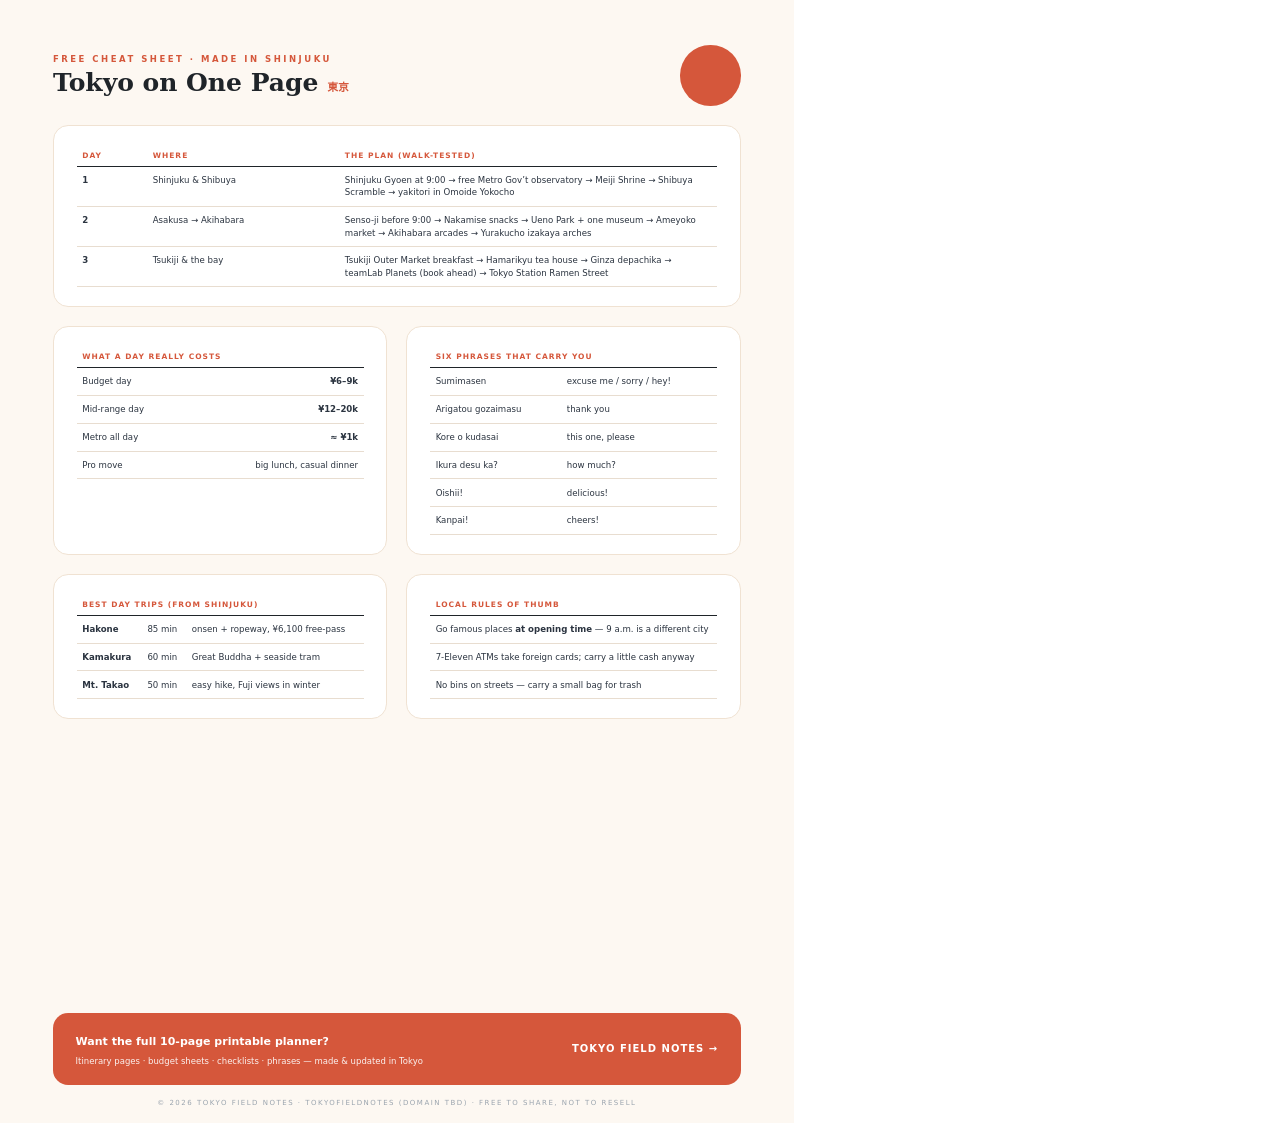
<file: products/tokyo-travel-planner/cheat-sheet.html>
<!DOCTYPE html>
<html lang="en">
<head>
<meta charset="UTF-8">
<title>Tokyo Cheat Sheet</title>
<style>
  @page { size: A4; margin: 0; }
  * { box-sizing: border-box; margin: 0; padding: 0; }
  body { font-family: 'DejaVu Sans', Arial, sans-serif; color: #2b3440; }
  .jp { font-family: 'IPAGothic', sans-serif; }
  .page { width: 210mm; height: 297mm; padding: 12mm 14mm; background: #fdf8f2; position: relative; }
  .card { background: #fff; border: .5mm solid #f0e2d2; border-radius: 4mm; padding: 5mm 6mm; }
  h1 { font-family: 'DejaVu Serif', Georgia, serif; font-size: 25px; color: #1f2429; }
  .kicker { font-size: 8.5px; letter-spacing: 2.5px; text-transform: uppercase; color: #d5573b; font-weight: bold; margin-bottom: 1mm; }
  .head { display: flex; justify-content: space-between; align-items: center; margin-bottom: 5mm; }
  .sun { width: 16mm; height: 16mm; border-radius: 50%; background: #d5573b; }
  table { width: 100%; border-collapse: collapse; }
  th { text-align: left; font-size: 7.5px; letter-spacing: 1px; text-transform: uppercase; color: #d5573b; padding: 1.6mm 1.5mm; border-bottom: 1.2px solid #1f2429; }
  td { font-size: 8.6px; padding: 1.9mm 1.5mm; border-bottom: .3px solid #e8ddd0; vertical-align: top; line-height: 1.45; }
  .grid { display: flex; gap: 5mm; margin-top: 5mm; }
  .grid > .card { flex: 1; }
  .cta { position: absolute; bottom: 10mm; left: 14mm; right: 14mm; background: #d5573b; color: #fff; border-radius: 4mm; padding: 4.5mm 6mm; display: flex; justify-content: space-between; align-items: center; }
  .cta b { font-size: 11px; }
  .cta span { font-size: 8.5px; opacity: .92; }
  .foot { position: absolute; bottom: 4mm; left: 14mm; right: 14mm; text-align: center; font-size: 7px; letter-spacing: 1.5px; color: #9aa4ae; text-transform: uppercase; }
</style>
</head>
<body>
<div class="page">
  <div class="head">
    <div>
      <div class="kicker">Free Cheat Sheet · Made in Shinjuku</div>
      <h1>Tokyo on One Page <span class="jp" style="font-size:11px; color:#d5573b;">東京</span></h1>
    </div>
    <div class="sun"></div>
  </div>

  <div class="card">
    <table>
      <tr><th style="width:11%">Day</th><th style="width:30%">Where</th><th>The plan (walk-tested)</th></tr>
      <tr><td><b>1</b></td><td>Shinjuku &amp; Shibuya</td><td>Shinjuku Gyoen at 9:00 → free Metro Gov’t observatory → Meiji Shrine → Shibuya Scramble → yakitori in Omoide Yokocho</td></tr>
      <tr><td><b>2</b></td><td>Asakusa → Akihabara</td><td>Senso-ji before 9:00 → Nakamise snacks → Ueno Park + one museum → Ameyoko market → Akihabara arcades → Yurakucho izakaya arches</td></tr>
      <tr><td><b>3</b></td><td>Tsukiji &amp; the bay</td><td>Tsukiji Outer Market breakfast → Hamarikyu tea house → Ginza depachika → teamLab Planets (book ahead) → Tokyo Station Ramen Street</td></tr>
    </table>
  </div>

  <div class="grid">
    <div class="card">
      <table>
        <tr><th colspan="2">What a day really costs</th></tr>
        <tr><td>Budget day</td><td style="text-align:right"><b>¥6–9k</b></td></tr>
        <tr><td>Mid-range day</td><td style="text-align:right"><b>¥12–20k</b></td></tr>
        <tr><td>Metro all day</td><td style="text-align:right"><b>≈ ¥1k</b></td></tr>
        <tr><td>Pro move</td><td style="text-align:right">big lunch, casual dinner</td></tr>
      </table>
    </div>
    <div class="card">
      <table>
        <tr><th colspan="2">Six phrases that carry you</th></tr>
        <tr><td>Sumimasen</td><td>excuse me / sorry / hey!</td></tr>
        <tr><td>Arigatou gozaimasu</td><td>thank you</td></tr>
        <tr><td>Kore o kudasai</td><td>this one, please</td></tr>
        <tr><td>Ikura desu ka?</td><td>how much?</td></tr>
        <tr><td>Oishii!</td><td>delicious!</td></tr>
        <tr><td>Kanpai!</td><td>cheers!</td></tr>
      </table>
    </div>
  </div>

  <div class="grid">
    <div class="card">
      <table>
        <tr><th colspan="3">Best day trips (from Shinjuku)</th></tr>
        <tr><td><b>Hakone</b></td><td>85 min</td><td>onsen + ropeway, ¥6,100 free-pass</td></tr>
        <tr><td><b>Kamakura</b></td><td>60 min</td><td>Great Buddha + seaside tram</td></tr>
        <tr><td><b>Mt. Takao</b></td><td>50 min</td><td>easy hike, Fuji views in winter</td></tr>
      </table>
    </div>
    <div class="card">
      <table>
        <tr><th colspan="2">Local rules of thumb</th></tr>
        <tr><td colspan="2">Go famous places <b>at opening time</b> — 9 a.m. is a different city</td></tr>
        <tr><td colspan="2">7-Eleven ATMs take foreign cards; carry a little cash anyway</td></tr>
        <tr><td colspan="2">No bins on streets — carry a small bag for trash</td></tr>
      </table>
    </div>
  </div>

  <div class="cta">
    <div><b>Want the full 10-page printable planner?</b><br><span>Itinerary pages · budget sheets · checklists · phrases — made &amp; updated in Tokyo</span></div>
    <div style="font-size:10px; font-weight:bold; letter-spacing:1px;">TOKYO FIELD NOTES →</div>
  </div>
  <div class="foot">© 2026 Tokyo Field Notes · tokyofieldnotes (domain TBD) · free to share, not to resell</div>
</div>
</body>
</html>
</file>
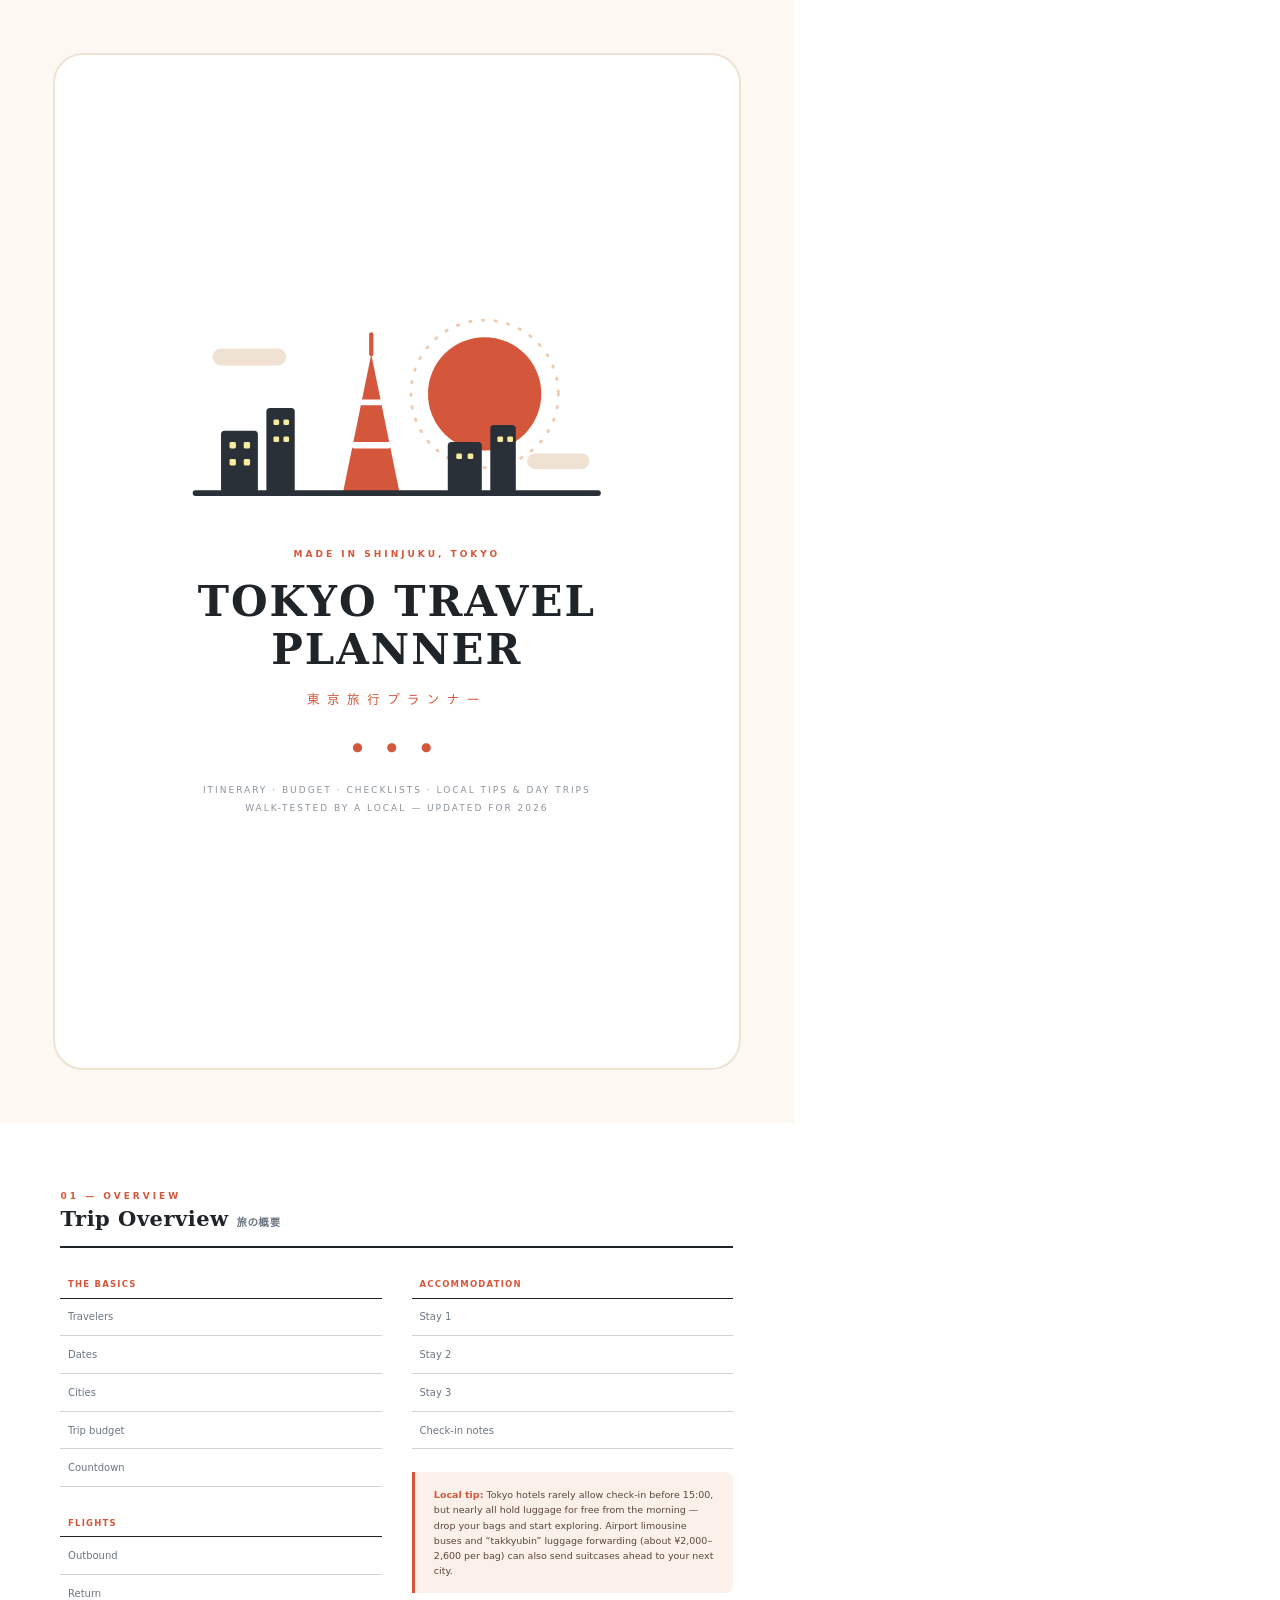
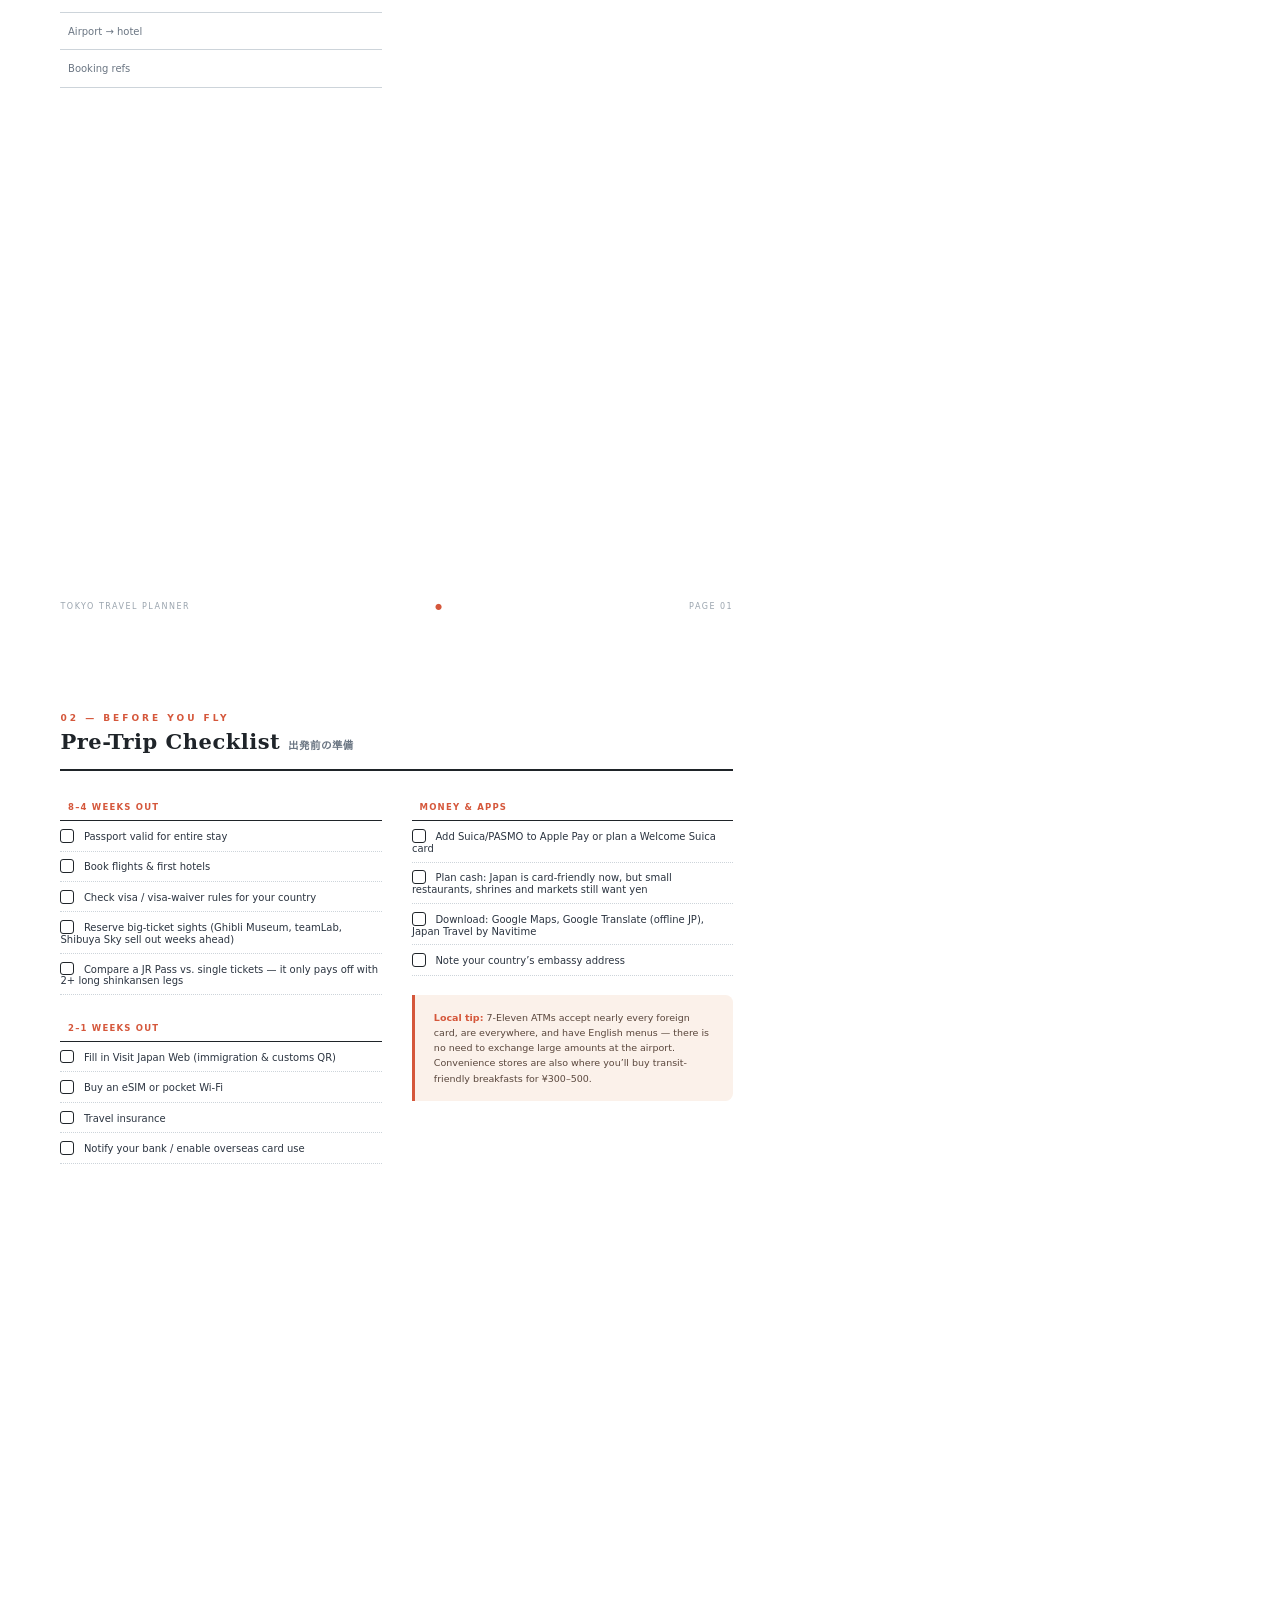
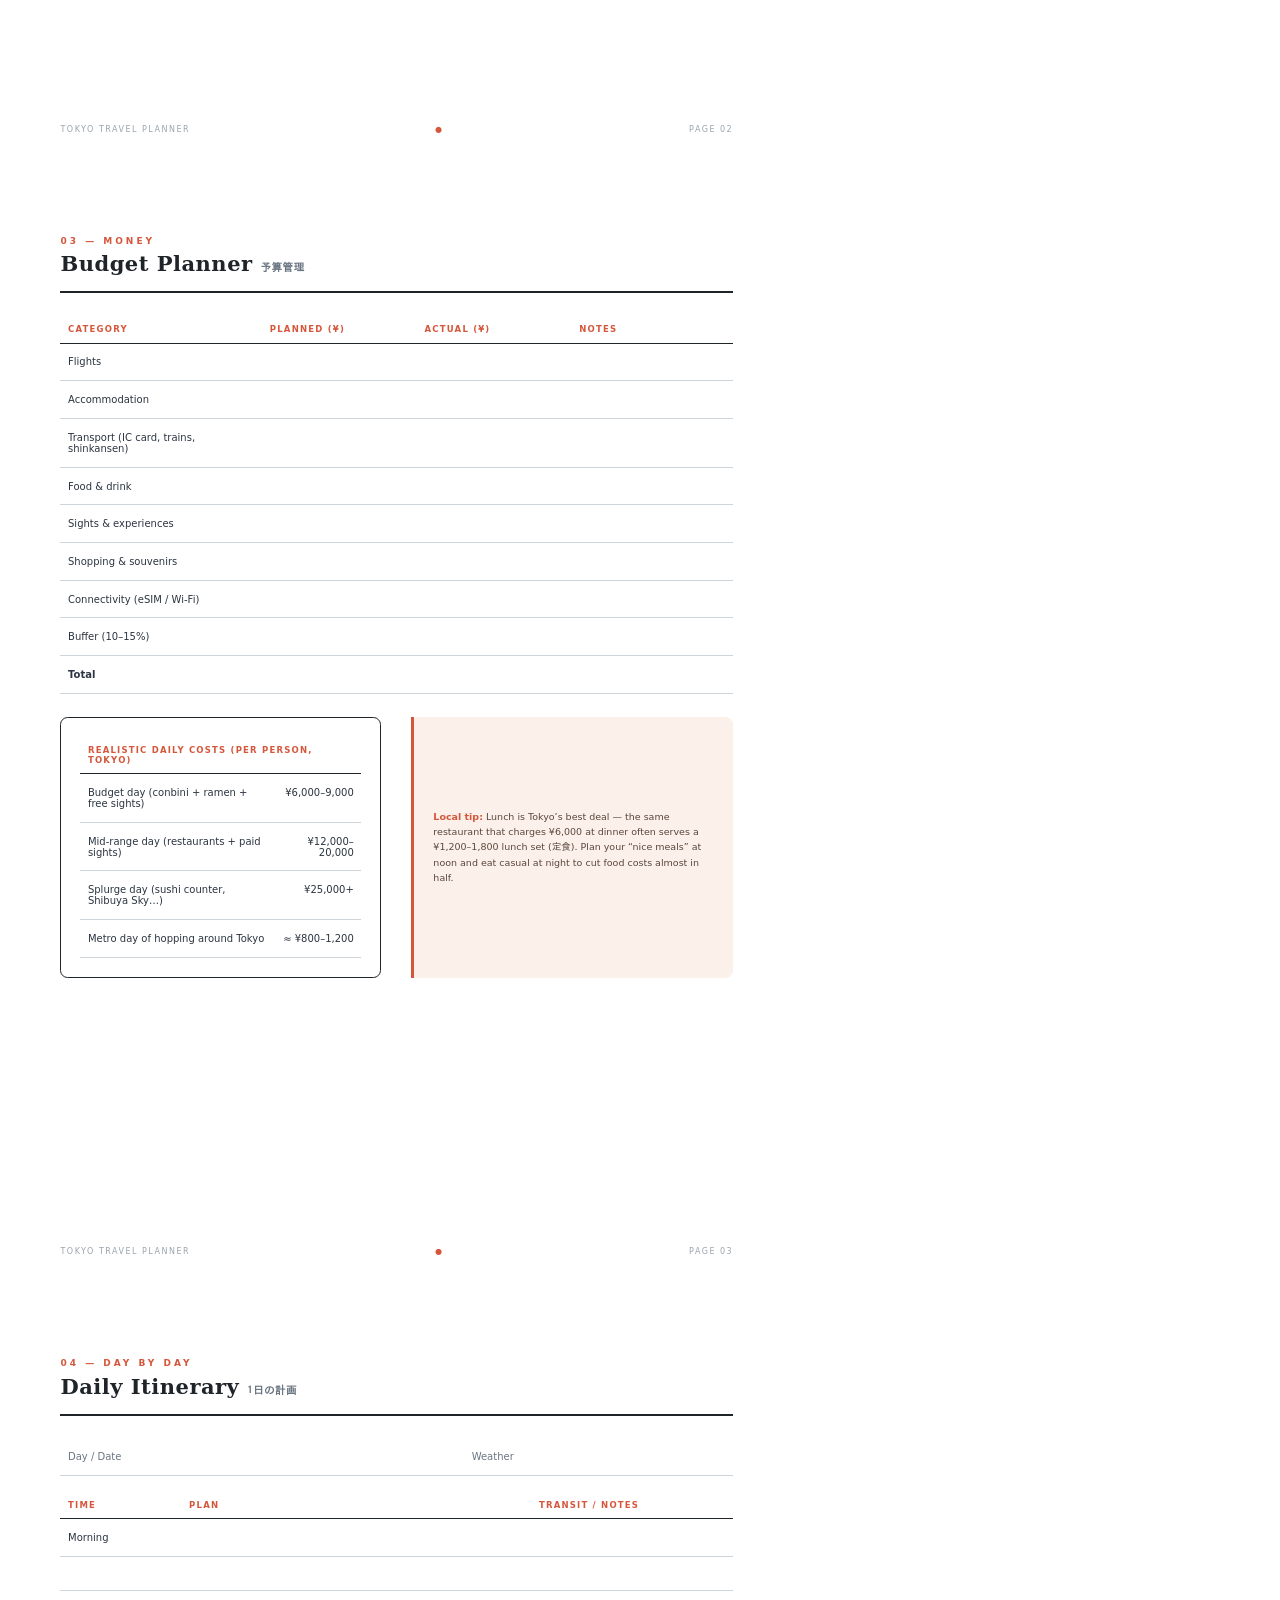
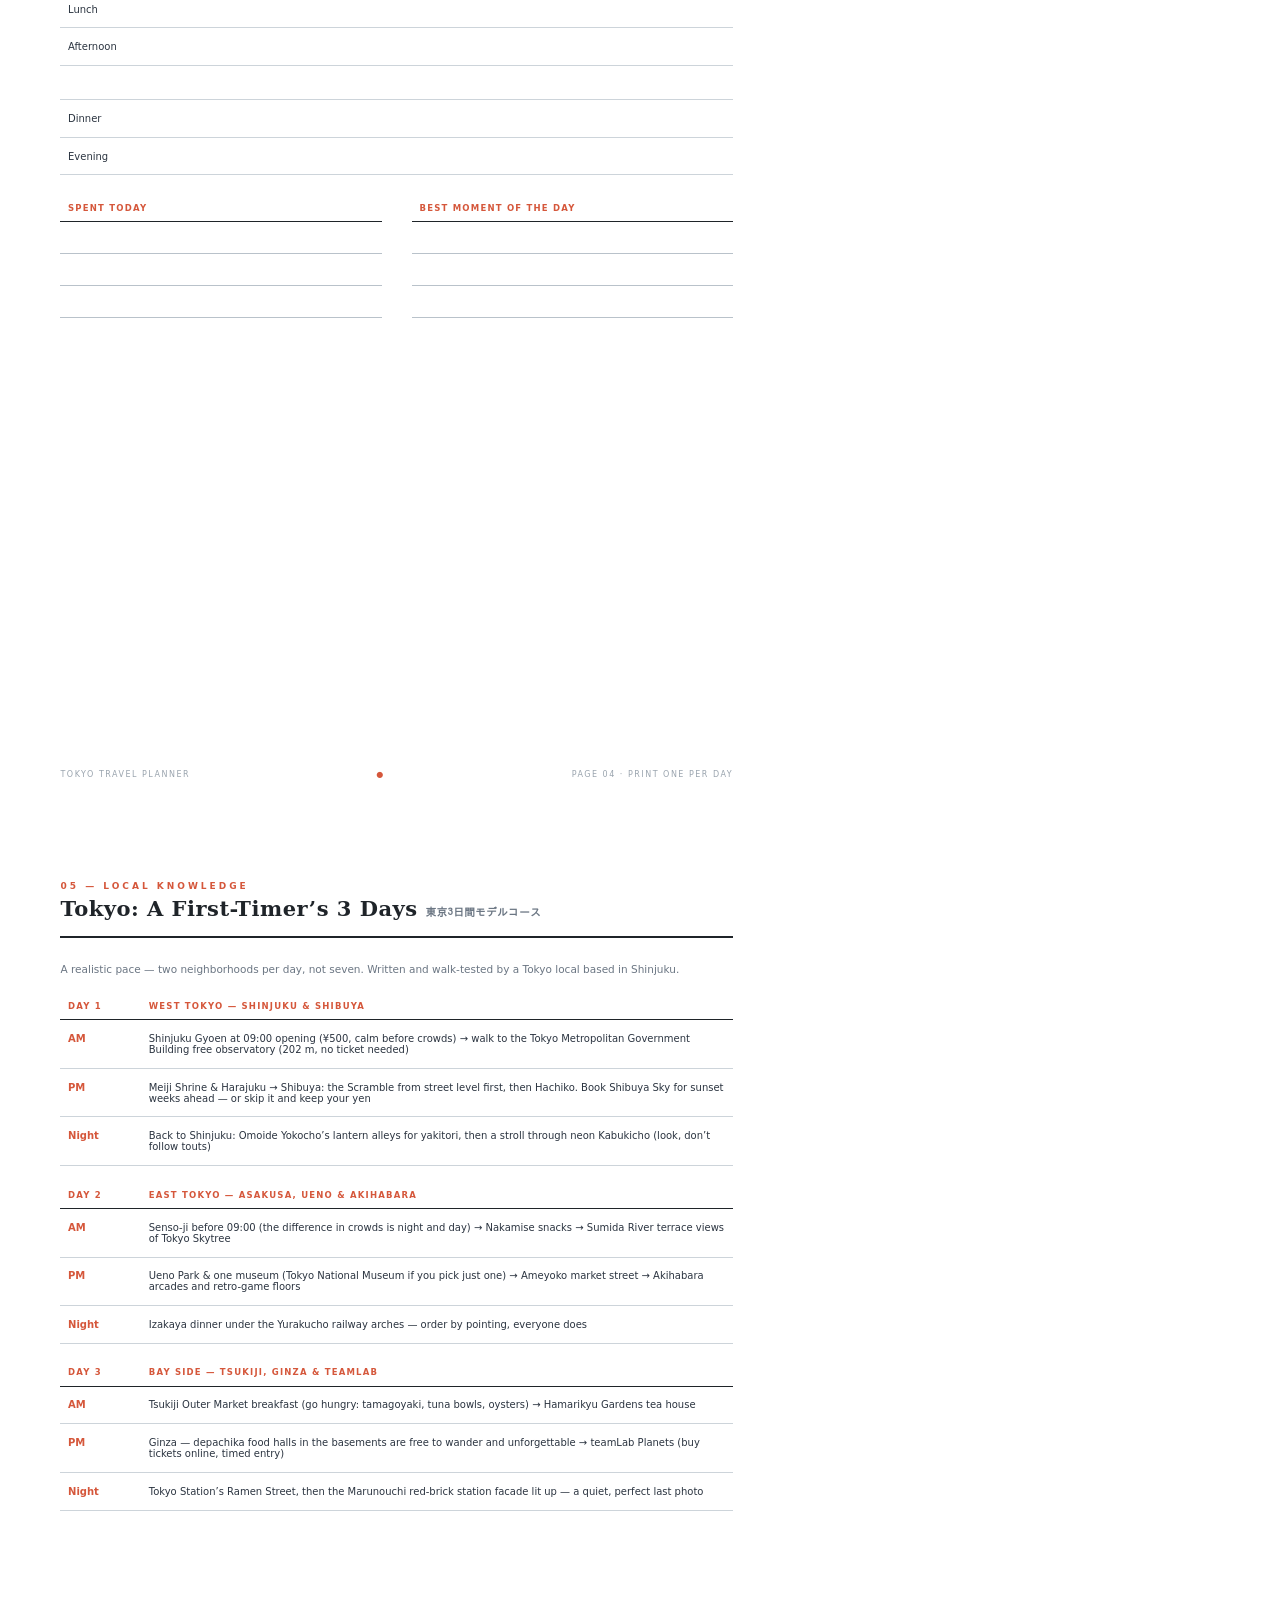
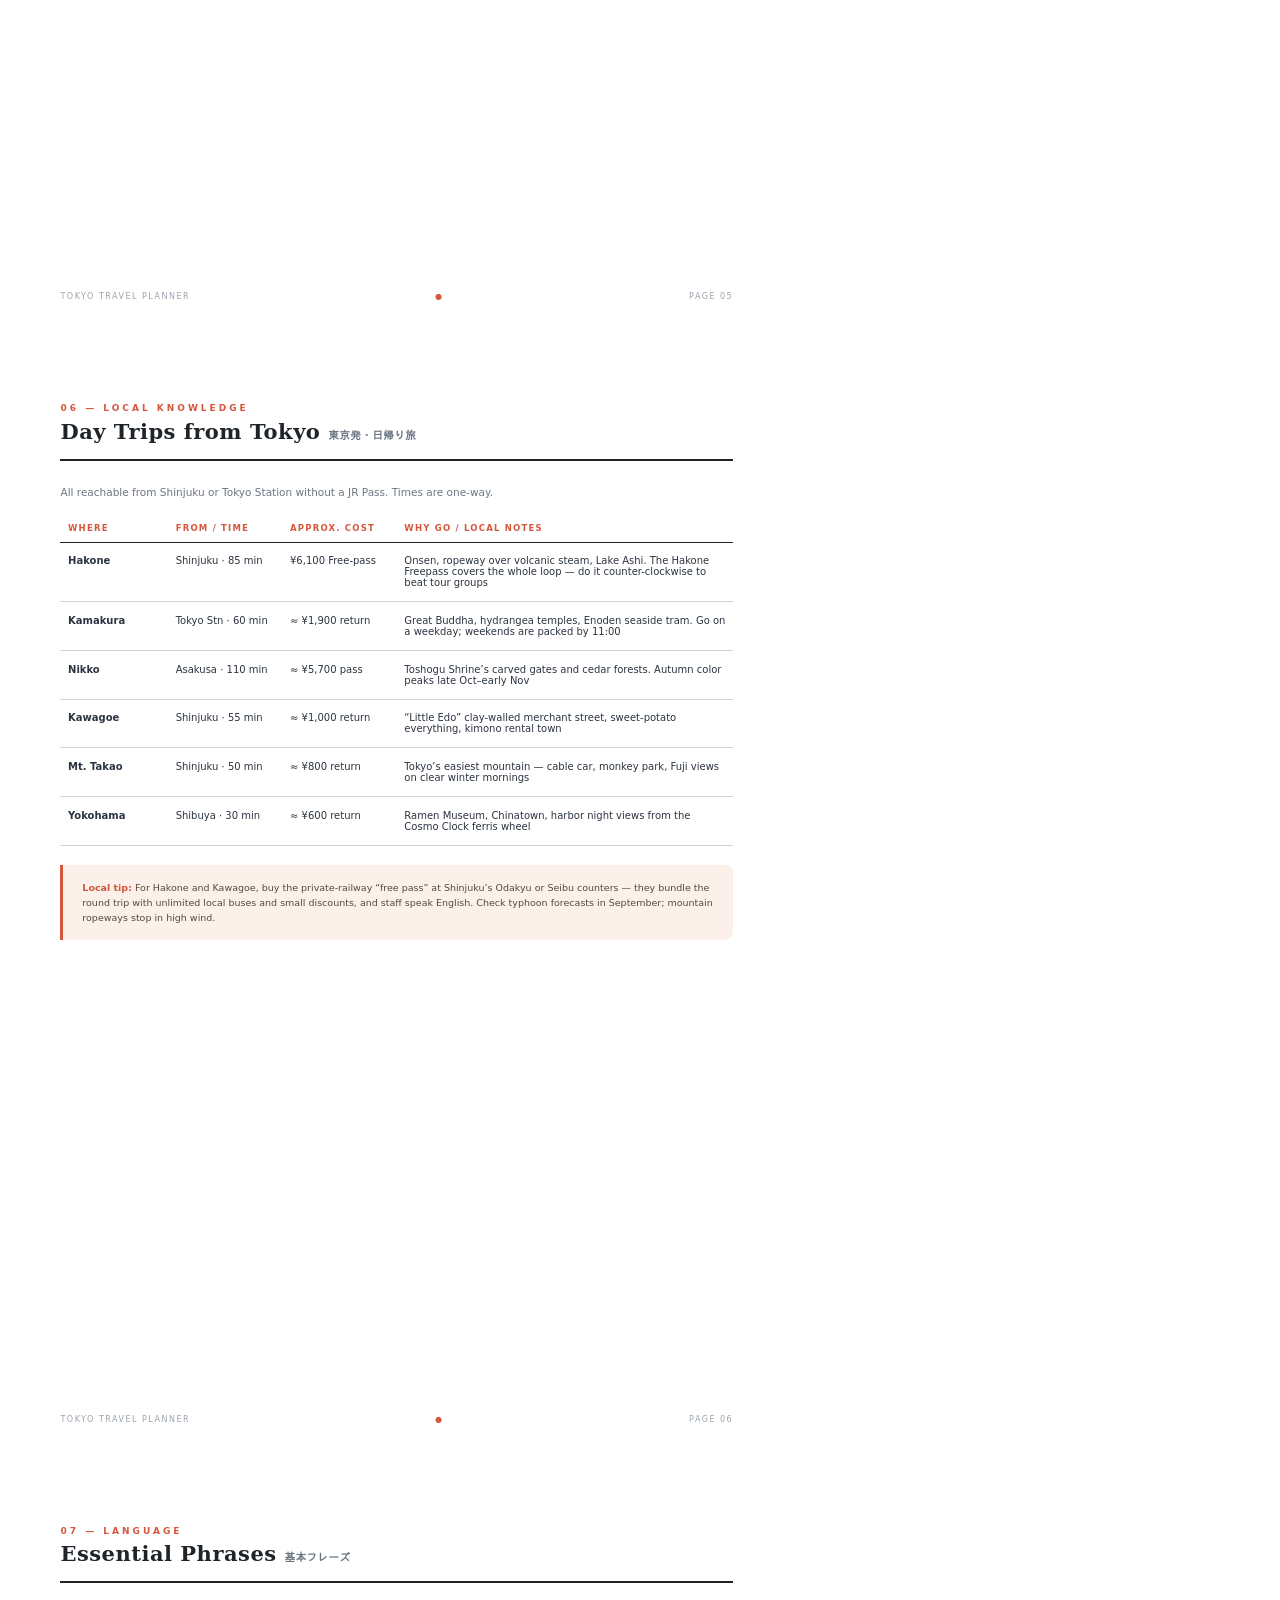
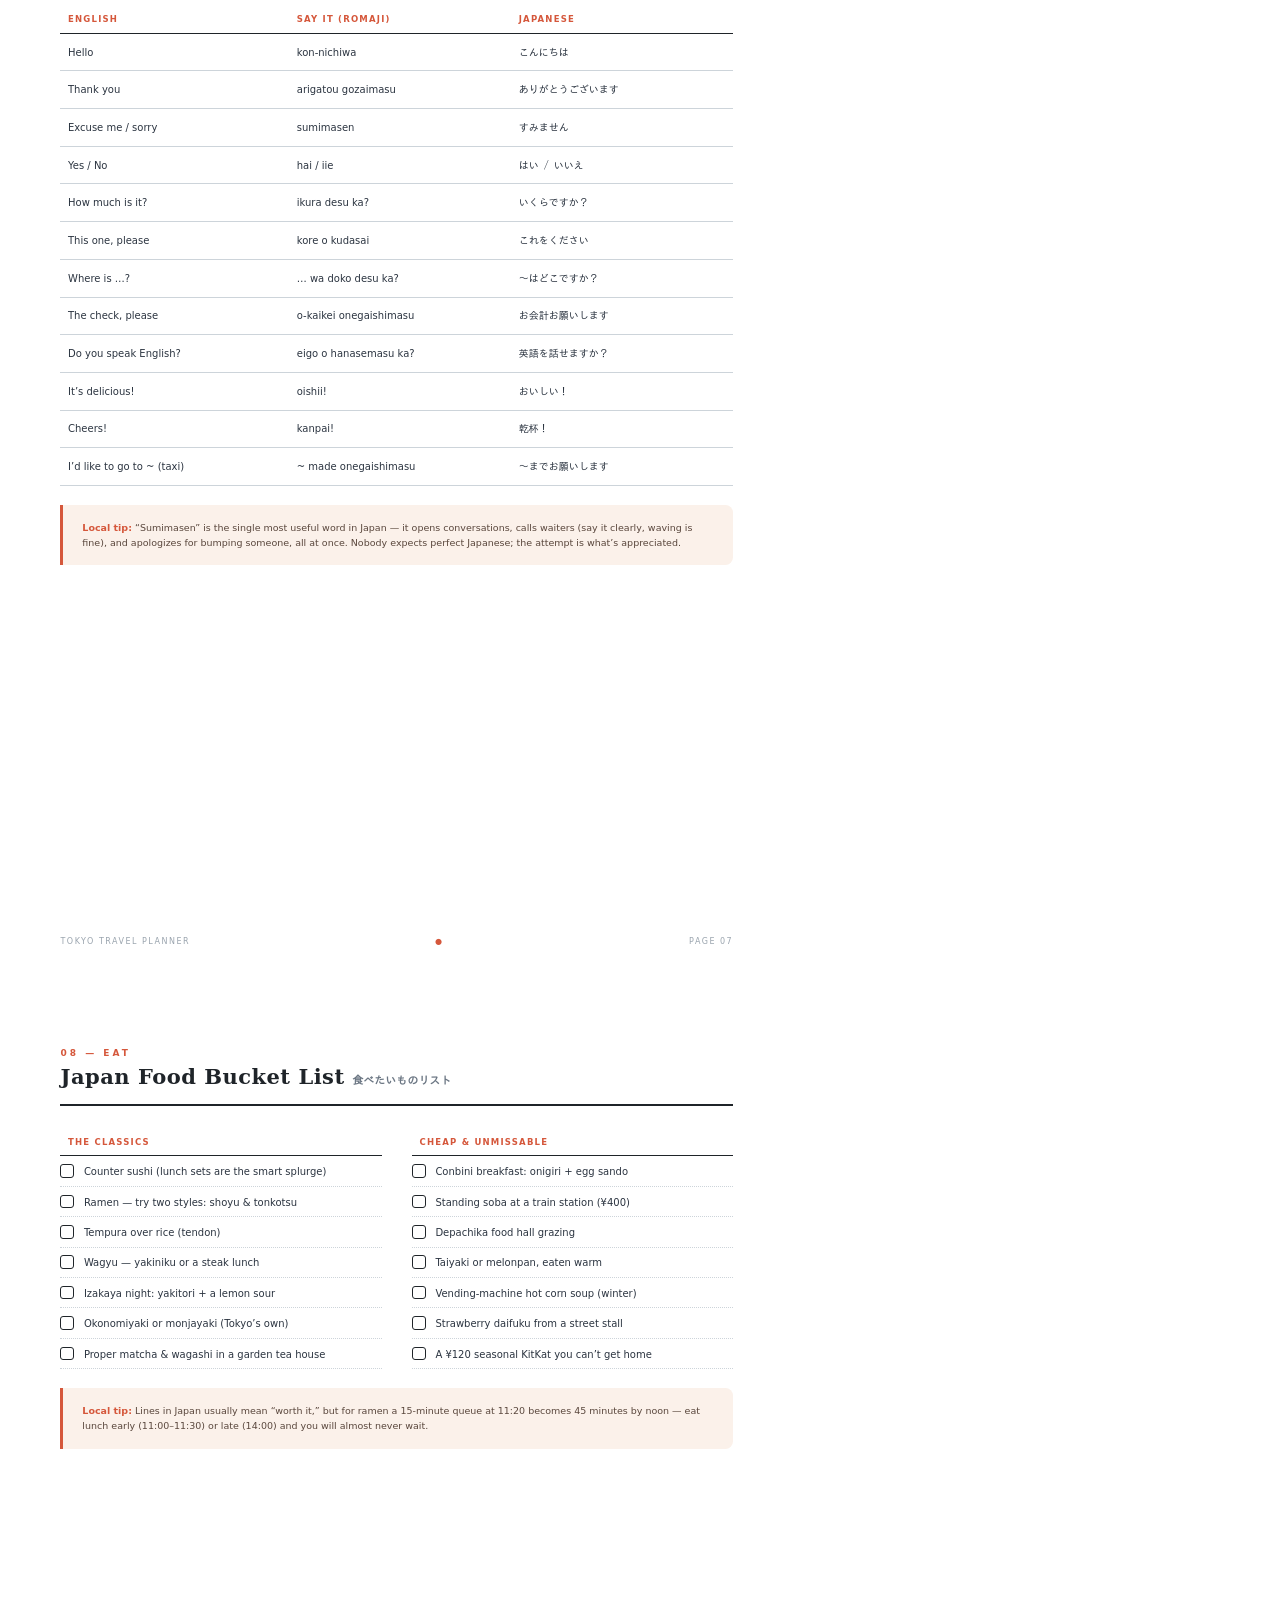
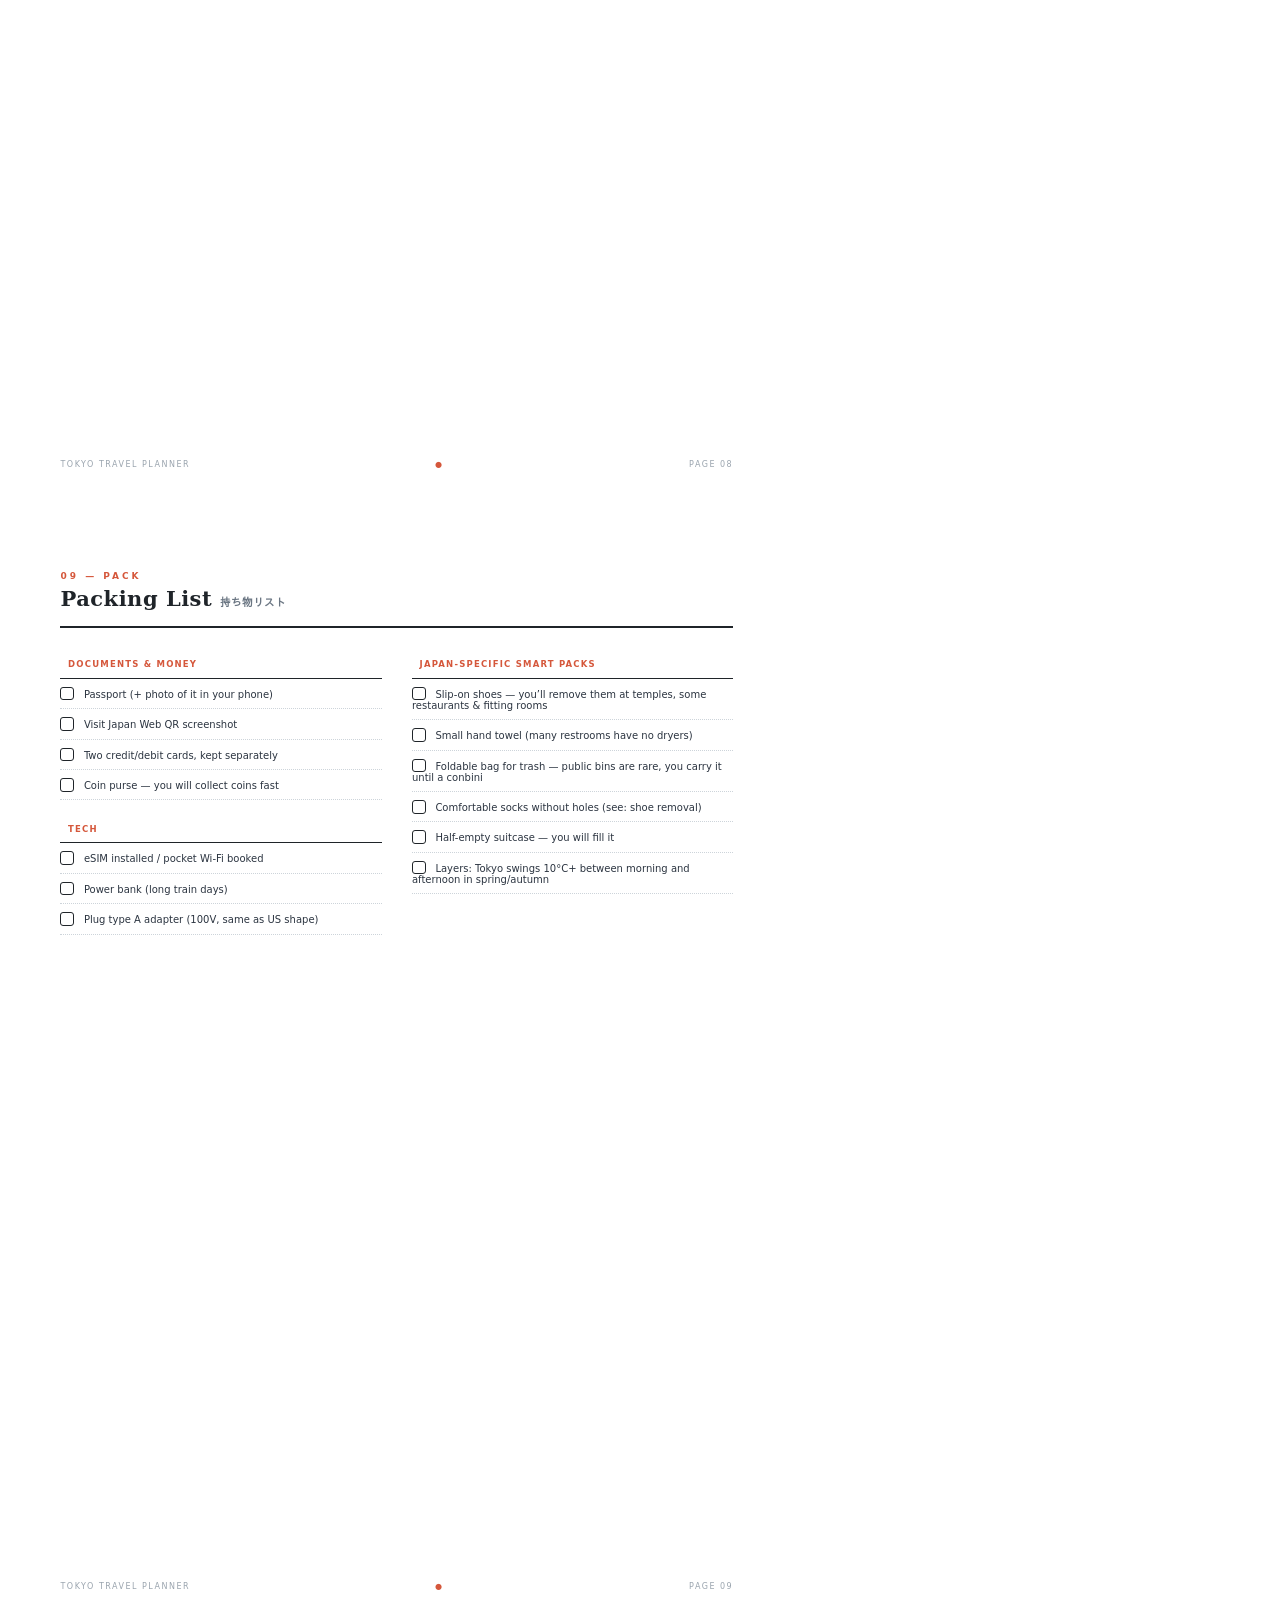
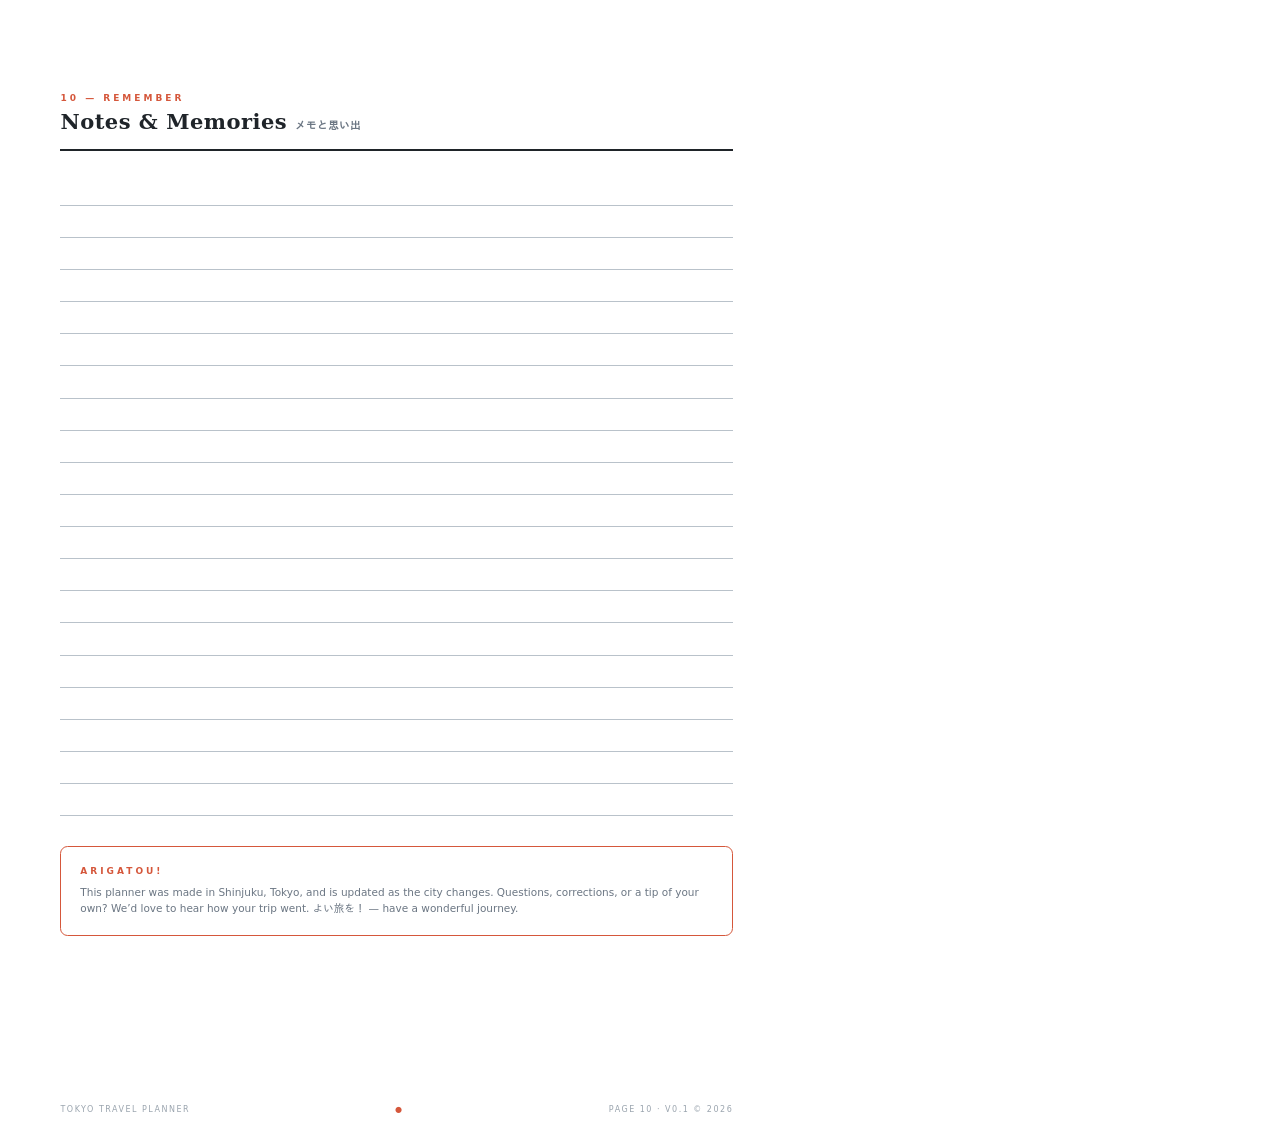
<file: products/tokyo-travel-planner/planner.html>
<!DOCTYPE html>
<html lang="en">
<head>
<meta charset="UTF-8">
<title>Tokyo Travel Planner</title>
<style>
  @page { size: A4; margin: 0; }
  * { box-sizing: border-box; margin: 0; padding: 0; }
  html, body { background: #fff; }
  body { font-family: 'DejaVu Sans', 'Helvetica Neue', Arial, sans-serif; color: #2b3440; }
  .jp { font-family: 'IPAGothic', sans-serif; }
  .page {
    width: 210mm; height: 297mm; page-break-after: always; position: relative;
    padding: 18mm 16mm 16mm; overflow: hidden; background: #fff;
  }
  .accent { color: #d5573b; }
  h1, h2 { font-family: 'DejaVu Serif', Georgia, serif; font-weight: 700; color: #1f2429; }
  h2 { font-size: 21px; letter-spacing: .5px; margin-bottom: 2mm; }
  .kicker { font-size: 9px; letter-spacing: 3px; text-transform: uppercase; color: #d5573b; margin-bottom: 1.5mm; font-weight: bold; }
  .rule { border: 0; border-top: 2px solid #1f2429; margin: 4mm 0 6mm; }
  .sub { font-size: 10.5px; color: #6b7683; line-height: 1.55; }
  .footer { position: absolute; bottom: 9mm; left: 16mm; right: 16mm; display: flex; justify-content: space-between; font-size: 8px; letter-spacing: 1.5px; color: #9aa4ae; text-transform: uppercase; }
  .footer .dot { color: #d5573b; }
  table { width: 100%; border-collapse: collapse; }
  th { text-align: left; font-size: 8.5px; letter-spacing: 1.2px; text-transform: uppercase; color: #d5573b; padding: 2.2mm 2mm; border-bottom: 1.5px solid #1f2429; }
  td { font-size: 10px; padding: 3.4mm 2mm; border-bottom: .4px solid #cdd4da; color: #2b3440; vertical-align: top; }
  .writein td { height: 9mm; }
  .box { border: 1px solid #1f2429; border-radius: 2mm; padding: 5mm; }
  .tipbox { background: #fbf1ea; border: none; border-left: 3px solid #d5573b; border-radius: 0 2mm 2mm 0; padding: 4mm 5mm; font-size: 9.5px; line-height: 1.6; color: #59463c; }
  .tipbox b { color: #d5573b; }
  .check { display: inline-block; width: 3.6mm; height: 3.6mm; border: 1.2px solid #1f2429; border-radius: .8mm; margin-right: 2.6mm; vertical-align: -0.7mm; }
  .cl li { list-style: none; font-size: 10px; padding: 2.1mm 0; border-bottom: .4px dotted #cdd4da; }
  .cols2 { display: flex; gap: 8mm; }
  .cols2 > div { flex: 1; }
  .lined { border-bottom: .5px solid #b9c2ca; height: 8.5mm; }

  /* cover — friendly: cream ground, vermillion sun over a tiny Tokyo skyline */
  .cover { background: #fdf8f2; color: #1f2429; display: flex; flex-direction: column; align-items: center; text-align: center; padding: 14mm; }
  .cover-card { flex: 1; align-self: stretch; background: #fff; border: .6mm solid #f0e2d2; border-radius: 8mm; display: flex; flex-direction: column; align-items: center; justify-content: center; padding: 0 16mm; }
  .cover .art { width: 120mm; margin-bottom: 8mm; }
  .cover .kicker { color: #d5573b; margin-bottom: 5mm; }
  .cover h1 { color: #1f2429; font-size: 42px; line-height: 1.15; letter-spacing: 2px; }
  .cover .jp-big { font-size: 13px; color: #d5573b; margin-top: 5mm; letter-spacing: 7px; }
  .cover .dots { margin-top: 9mm; font-size: 12px; color: #d5573b; letter-spacing: 10px; }
  .cover .byline { margin-top: 7mm; font-size: 9px; letter-spacing: 2px; text-transform: uppercase; color: #8a939c; line-height: 2; }
</style>
</head>
<body>

<!-- 1. COVER -->
<div class="page cover">
  <div class="cover-card">
    <svg class="art" viewBox="0 0 320 150" xmlns="http://www.w3.org/2000/svg">
      <!-- warm sun -->
      <circle cx="222" cy="62" r="40" fill="#d5573b"/>
      <circle cx="222" cy="62" r="52" fill="none" stroke="#f3c9ad" stroke-width="2" stroke-dasharray="1 8" stroke-linecap="round"/>
      <!-- soft clouds -->
      <rect x="30" y="30" width="52" height="12" rx="6" fill="#f0e2d2"/>
      <rect x="252" y="104" width="44" height="11" rx="5.5" fill="#f0e2d2"/>
      <!-- skyline -->
      <rect x="36" y="88" width="26" height="44" rx="2.5" fill="#2a3038"/>
      <rect x="68" y="72" width="20" height="60" rx="2.5" fill="#2a3038"/>
      <rect x="196" y="96" width="24" height="36" rx="2.5" fill="#2a3038"/>
      <rect x="226" y="84" width="18" height="48" rx="2.5" fill="#2a3038"/>
      <!-- tokyo tower -->
      <polygon points="142,34 162,132 122,132" fill="#d5573b"/>
      <rect x="128" y="96" width="28" height="4.5" rx="2.2" fill="#fff"/>
      <rect x="133.5" y="66" width="17" height="4" rx="2" fill="#fff"/>
      <line x1="142" y1="34" x2="142" y2="20" stroke="#d5573b" stroke-width="3" stroke-linecap="round"/>
      <!-- windows -->
      <g fill="#f7ec9e">
        <rect x="42" y="96" width="4.5" height="4.5" rx="1"/><rect x="52" y="96" width="4.5" height="4.5" rx="1"/>
        <rect x="42" y="108" width="4.5" height="4.5" rx="1"/><rect x="52" y="108" width="4.5" height="4.5" rx="1"/>
        <rect x="73" y="80" width="4" height="4" rx="1"/><rect x="80" y="80" width="4" height="4" rx="1"/>
        <rect x="73" y="92" width="4" height="4" rx="1"/><rect x="80" y="92" width="4" height="4" rx="1"/>
        <rect x="202" y="104" width="4" height="4" rx="1"/><rect x="210" y="104" width="4" height="4" rx="1"/>
        <rect x="231" y="92" width="4" height="4" rx="1"/><rect x="238" y="92" width="4" height="4" rx="1"/>
      </g>
      <!-- ground -->
      <rect x="16" y="130" width="288" height="4" rx="2" fill="#2a3038"/>
    </svg>
    <div class="kicker">Made in Shinjuku, Tokyo</div>
    <h1>TOKYO TRAVEL<br>PLANNER</h1>
    <div class="jp-big jp">東京旅行プランナー</div>
    <div class="dots">● ● ●</div>
    <div class="byline">Itinerary · Budget · Checklists · Local Tips &amp; Day Trips<br>Walk-tested by a local — updated for 2026</div>
  </div>
</div>

<!-- 2. TRIP OVERVIEW -->
<div class="page">
  <div class="kicker">01 — Overview</div>
  <h2>Trip Overview <span class="jp sub">旅の概要</span></h2>
  <hr class="rule">
  <div class="cols2">
    <div>
      <table class="writein">
        <tr><th colspan="2">The Basics</th></tr>
        <tr><td style="width:34%; color:#6b7683;">Travelers</td><td></td></tr>
        <tr><td style="color:#6b7683;">Dates</td><td></td></tr>
        <tr><td style="color:#6b7683;">Cities</td><td></td></tr>
        <tr><td style="color:#6b7683;">Trip budget</td><td></td></tr>
        <tr><td style="color:#6b7683;">Countdown</td><td></td></tr>
      </table>
      <div style="height:6mm"></div>
      <table class="writein">
        <tr><th colspan="2">Flights</th></tr>
        <tr><td style="width:34%; color:#6b7683;">Outbound</td><td></td></tr>
        <tr><td style="color:#6b7683;">Return</td><td></td></tr>
        <tr><td style="color:#6b7683;">Airport → hotel</td><td></td></tr>
        <tr><td style="color:#6b7683;">Booking refs</td><td></td></tr>
      </table>
    </div>
    <div>
      <table class="writein">
        <tr><th colspan="2">Accommodation</th></tr>
        <tr><td style="width:34%; color:#6b7683;">Stay 1</td><td></td></tr>
        <tr><td style="color:#6b7683;">Stay 2</td><td></td></tr>
        <tr><td style="color:#6b7683;">Stay 3</td><td></td></tr>
        <tr><td style="color:#6b7683;">Check-in notes</td><td></td></tr>
      </table>
      <div style="height:6mm"></div>
      <div class="tipbox">
        <b>Local tip:</b> Tokyo hotels rarely allow check-in before 15:00, but nearly all hold luggage for free from the morning — drop your bags and start exploring. Airport limousine buses and “takkyubin” luggage forwarding (about ¥2,000–2,600 per bag) can also send suitcases ahead to your next city.
      </div>
    </div>
  </div>
  <div class="footer"><span>Tokyo Travel Planner</span><span class="dot">●</span><span>Page 01</span></div>
</div>

<!-- 3. PRE-TRIP CHECKLIST -->
<div class="page">
  <div class="kicker">02 — Before You Fly</div>
  <h2>Pre-Trip Checklist <span class="jp sub">出発前の準備</span></h2>
  <hr class="rule">
  <div class="cols2">
    <div>
      <table><tr><th>8–4 Weeks Out</th></tr></table>
      <ul class="cl">
        <li><span class="check"></span>Passport valid for entire stay</li>
        <li><span class="check"></span>Book flights &amp; first hotels</li>
        <li><span class="check"></span>Check visa / visa-waiver rules for your country</li>
        <li><span class="check"></span>Reserve big-ticket sights (Ghibli Museum, teamLab, Shibuya Sky sell out weeks ahead)</li>
        <li><span class="check"></span>Compare a JR Pass vs. single tickets — it only pays off with 2+ long shinkansen legs</li>
      </ul>
      <div style="height:5mm"></div>
      <table><tr><th>2–1 Weeks Out</th></tr></table>
      <ul class="cl">
        <li><span class="check"></span>Fill in Visit Japan Web (immigration &amp; customs QR)</li>
        <li><span class="check"></span>Buy an eSIM or pocket Wi-Fi</li>
        <li><span class="check"></span>Travel insurance</li>
        <li><span class="check"></span>Notify your bank / enable overseas card use</li>
      </ul>
    </div>
    <div>
      <table><tr><th>Money &amp; Apps</th></tr></table>
      <ul class="cl">
        <li><span class="check"></span>Add Suica/PASMO to Apple&nbsp;Pay or plan a Welcome Suica card</li>
        <li><span class="check"></span>Plan cash: Japan is card-friendly now, but small restaurants, shrines and markets still want yen</li>
        <li><span class="check"></span>Download: Google Maps, Google Translate (offline JP), Japan Travel by Navitime</li>
        <li><span class="check"></span>Note your country’s embassy address</li>
      </ul>
      <div style="height:5mm"></div>
      <div class="tipbox">
        <b>Local tip:</b> 7-Eleven ATMs accept nearly every foreign card, are everywhere, and have English menus — there is no need to exchange large amounts at the airport. Convenience stores are also where you’ll buy transit-friendly breakfasts for ¥300–500.
      </div>
    </div>
  </div>
  <div class="footer"><span>Tokyo Travel Planner</span><span class="dot">●</span><span>Page 02</span></div>
</div>

<!-- 4. BUDGET -->
<div class="page">
  <div class="kicker">03 — Money</div>
  <h2>Budget Planner <span class="jp sub">予算管理</span></h2>
  <hr class="rule">
  <table class="writein">
    <tr><th style="width:30%">Category</th><th style="width:23%">Planned (¥)</th><th style="width:23%">Actual (¥)</th><th>Notes</th></tr>
    <tr><td>Flights</td><td></td><td></td><td></td></tr>
    <tr><td>Accommodation</td><td></td><td></td><td></td></tr>
    <tr><td>Transport (IC card, trains, shinkansen)</td><td></td><td></td><td></td></tr>
    <tr><td>Food &amp; drink</td><td></td><td></td><td></td></tr>
    <tr><td>Sights &amp; experiences</td><td></td><td></td><td></td></tr>
    <tr><td>Shopping &amp; souvenirs</td><td></td><td></td><td></td></tr>
    <tr><td>Connectivity (eSIM / Wi-Fi)</td><td></td><td></td><td></td></tr>
    <tr><td>Buffer (10–15%)</td><td></td><td></td><td></td></tr>
    <tr><td style="font-weight:bold">Total</td><td></td><td></td><td></td></tr>
  </table>
  <div style="height:6mm"></div>
  <div class="cols2">
    <div class="box">
      <table>
        <tr><th colspan="2">Realistic Daily Costs (per person, Tokyo)</th></tr>
        <tr><td>Budget day (conbini + ramen + free sights)</td><td style="text-align:right">¥6,000–9,000</td></tr>
        <tr><td>Mid-range day (restaurants + paid sights)</td><td style="text-align:right">¥12,000–20,000</td></tr>
        <tr><td>Splurge day (sushi counter, Shibuya Sky…)</td><td style="text-align:right">¥25,000+</td></tr>
        <tr><td>Metro day of hopping around Tokyo</td><td style="text-align:right">≈ ¥800–1,200</td></tr>
      </table>
    </div>
    <div class="tipbox" style="display:flex; align-items:center;">
      <div><b>Local tip:</b> Lunch is Tokyo’s best deal — the same restaurant that charges ¥6,000 at dinner often serves a ¥1,200–1,800 lunch set (<span class="jp">定食</span>). Plan your “nice meals” at noon and eat casual at night to cut food costs almost in half.</div>
    </div>
  </div>
  <div class="footer"><span>Tokyo Travel Planner</span><span class="dot">●</span><span>Page 03</span></div>
</div>

<!-- 5-6. DAILY ITINERARY x2 -->
<div class="page">
  <div class="kicker">04 — Day by Day</div>
  <h2>Daily Itinerary <span class="jp sub">1日の計画</span></h2>
  <hr class="rule">
  <table class="writein">
    <tr><td style="width:15%; color:#6b7683;">Day / Date</td><td style="width:45%;"></td><td style="width:14%; color:#6b7683;">Weather</td><td></td></tr>
  </table>
  <div style="height:4mm"></div>
  <table class="writein">
    <tr><th style="width:18%">Time</th><th style="width:52%">Plan</th><th>Transit / Notes</th></tr>
    <tr><td>Morning</td><td></td><td></td></tr>
    <tr><td></td><td></td><td></td></tr>
    <tr><td>Lunch</td><td></td><td></td></tr>
    <tr><td>Afternoon</td><td></td><td></td></tr>
    <tr><td></td><td></td><td></td></tr>
    <tr><td>Dinner</td><td></td><td></td></tr>
    <tr><td>Evening</td><td></td><td></td></tr>
  </table>
  <div style="height:5mm"></div>
  <div class="cols2">
    <div>
      <table><tr><th>Spent Today</th></tr></table>
      <div class="lined"></div><div class="lined"></div><div class="lined"></div>
    </div>
    <div>
      <table><tr><th>Best Moment of the Day</th></tr></table>
      <div class="lined"></div><div class="lined"></div><div class="lined"></div>
    </div>
  </div>
  <div class="footer"><span>Tokyo Travel Planner</span><span class="dot">●</span><span>Page 04 · print one per day</span></div>
</div>

<!-- 7. TOKYO 3-DAY -->
<div class="page">
  <div class="kicker">05 — Local Knowledge</div>
  <h2>Tokyo: A First-Timer’s 3 Days <span class="jp sub">東京3日間モデルコース</span></h2>
  <hr class="rule">
  <p class="sub" style="margin-bottom:4mm">A realistic pace — two neighborhoods per day, not seven. Written and walk-tested by a Tokyo local based in Shinjuku.</p>
  <table>
    <tr><th style="width:12%">Day 1</th><th>West Tokyo — Shinjuku &amp; Shibuya</th></tr>
    <tr><td class="accent" style="font-weight:bold">AM</td><td>Shinjuku Gyoen at 09:00 opening (¥500, calm before crowds) → walk to the Tokyo Metropolitan Government Building free observatory (202&nbsp;m, no ticket needed)</td></tr>
    <tr><td class="accent" style="font-weight:bold">PM</td><td>Meiji Shrine &amp; Harajuku → Shibuya: the Scramble from street level first, then Hachiko. Book Shibuya Sky for sunset weeks ahead — or skip it and keep your yen</td></tr>
    <tr><td class="accent" style="font-weight:bold">Night</td><td>Back to Shinjuku: Omoide Yokocho’s lantern alleys for yakitori, then a stroll through neon Kabukicho (look, don’t follow touts)</td></tr>
  </table>
  <div style="height:4mm"></div>
  <table>
    <tr><th style="width:12%">Day 2</th><th>East Tokyo — Asakusa, Ueno &amp; Akihabara</th></tr>
    <tr><td class="accent" style="font-weight:bold">AM</td><td>Senso-ji before 09:00 (the difference in crowds is night and day) → Nakamise snacks → Sumida River terrace views of Tokyo Skytree</td></tr>
    <tr><td class="accent" style="font-weight:bold">PM</td><td>Ueno Park &amp; one museum (Tokyo National Museum if you pick just one) → Ameyoko market street → Akihabara arcades and retro-game floors</td></tr>
    <tr><td class="accent" style="font-weight:bold">Night</td><td>Izakaya dinner under the Yurakucho railway arches — order by pointing, everyone does</td></tr>
  </table>
  <div style="height:4mm"></div>
  <table>
    <tr><th style="width:12%">Day 3</th><th>Bay Side — Tsukiji, Ginza &amp; teamLab</th></tr>
    <tr><td class="accent" style="font-weight:bold">AM</td><td>Tsukiji Outer Market breakfast (go hungry: tamagoyaki, tuna bowls, oysters) → Hamarikyu Gardens tea house</td></tr>
    <tr><td class="accent" style="font-weight:bold">PM</td><td>Ginza — depachika food halls in the basements are free to wander and unforgettable → teamLab Planets (buy tickets online, timed entry)</td></tr>
    <tr><td class="accent" style="font-weight:bold">Night</td><td>Tokyo Station’s Ramen Street, then the Marunouchi red-brick station facade lit up — a quiet, perfect last photo</td></tr>
  </table>
  <div class="footer"><span>Tokyo Travel Planner</span><span class="dot">●</span><span>Page 05</span></div>
</div>

<!-- 8. DAY TRIPS -->
<div class="page">
  <div class="kicker">06 — Local Knowledge</div>
  <h2>Day Trips from Tokyo <span class="jp sub">東京発・日帰り旅</span></h2>
  <hr class="rule">
  <p class="sub" style="margin-bottom:4mm">All reachable from Shinjuku or Tokyo Station without a JR Pass. Times are one-way.</p>
  <table>
    <tr><th style="width:16%">Where</th><th style="width:17%">From / Time</th><th style="width:17%">Approx. Cost</th><th>Why Go / Local Notes</th></tr>
    <tr><td style="font-weight:bold">Hakone</td><td>Shinjuku · 85 min</td><td>¥6,100 Free-pass</td><td>Onsen, ropeway over volcanic steam, Lake Ashi. The Hakone Freepass covers the whole loop — do it counter-clockwise to beat tour groups</td></tr>
    <tr><td style="font-weight:bold">Kamakura</td><td>Tokyo Stn · 60 min</td><td>≈ ¥1,900 return</td><td>Great Buddha, hydrangea temples, Enoden seaside tram. Go on a weekday; weekends are packed by 11:00</td></tr>
    <tr><td style="font-weight:bold">Nikko</td><td>Asakusa · 110 min</td><td>≈ ¥5,700 pass</td><td>Toshogu Shrine’s carved gates and cedar forests. Autumn color peaks late Oct–early Nov</td></tr>
    <tr><td style="font-weight:bold">Kawagoe</td><td>Shinjuku · 55 min</td><td>≈ ¥1,000 return</td><td>“Little Edo” clay-walled merchant street, sweet-potato everything, kimono rental town</td></tr>
    <tr><td style="font-weight:bold">Mt. Takao</td><td>Shinjuku · 50 min</td><td>≈ ¥800 return</td><td>Tokyo’s easiest mountain — cable car, monkey park, Fuji views on clear winter mornings</td></tr>
    <tr><td style="font-weight:bold">Yokohama</td><td>Shibuya · 30 min</td><td>≈ ¥600 return</td><td>Ramen Museum, Chinatown, harbor night views from the Cosmo Clock ferris wheel</td></tr>
  </table>
  <div style="height:5mm"></div>
  <div class="tipbox">
    <b>Local tip:</b> For Hakone and Kawagoe, buy the private-railway “free pass” at Shinjuku’s Odakyu or Seibu counters — they bundle the round trip with unlimited local buses and small discounts, and staff speak English. Check typhoon forecasts in September; mountain ropeways stop in high wind.
  </div>
  <div class="footer"><span>Tokyo Travel Planner</span><span class="dot">●</span><span>Page 06</span></div>
</div>

<!-- 9. PHRASES -->
<div class="page">
  <div class="kicker">07 — Language</div>
  <h2>Essential Phrases <span class="jp sub">基本フレーズ</span></h2>
  <hr class="rule">
  <table>
    <tr><th style="width:34%">English</th><th style="width:33%">Say It (romaji)</th><th>Japanese</th></tr>
    <tr><td>Hello</td><td>kon-nichiwa</td><td class="jp">こんにちは</td></tr>
    <tr><td>Thank you</td><td>arigatou gozaimasu</td><td class="jp">ありがとうございます</td></tr>
    <tr><td>Excuse me / sorry</td><td>sumimasen</td><td class="jp">すみません</td></tr>
    <tr><td>Yes / No</td><td>hai / iie</td><td class="jp">はい / いいえ</td></tr>
    <tr><td>How much is it?</td><td>ikura desu ka?</td><td class="jp">いくらですか？</td></tr>
    <tr><td>This one, please</td><td>kore o kudasai</td><td class="jp">これをください</td></tr>
    <tr><td>Where is …?</td><td>… wa doko desu ka?</td><td class="jp">〜はどこですか？</td></tr>
    <tr><td>The check, please</td><td>o-kaikei onegaishimasu</td><td class="jp">お会計お願いします</td></tr>
    <tr><td>Do you speak English?</td><td>eigo o hanasemasu ka?</td><td class="jp">英語を話せますか？</td></tr>
    <tr><td>It’s delicious!</td><td>oishii!</td><td class="jp">おいしい！</td></tr>
    <tr><td>Cheers!</td><td>kanpai!</td><td class="jp">乾杯！</td></tr>
    <tr><td>I’d like to go to ~ (taxi)</td><td>~ made onegaishimasu</td><td class="jp">〜までお願いします</td></tr>
  </table>
  <div style="height:5mm"></div>
  <div class="tipbox">
    <b>Local tip:</b> “Sumimasen” is the single most useful word in Japan — it opens conversations, calls waiters (say it clearly, waving is fine), and apologizes for bumping someone, all at once. Nobody expects perfect Japanese; the attempt is what’s appreciated.
  </div>
  <div class="footer"><span>Tokyo Travel Planner</span><span class="dot">●</span><span>Page 07</span></div>
</div>

<!-- 10. FOOD BUCKET LIST -->
<div class="page">
  <div class="kicker">08 — Eat</div>
  <h2>Japan Food Bucket List <span class="jp sub">食べたいものリスト</span></h2>
  <hr class="rule">
  <div class="cols2">
    <div>
      <table><tr><th>The Classics</th></tr></table>
      <ul class="cl">
        <li><span class="check"></span>Counter sushi (lunch sets are the smart splurge)</li>
        <li><span class="check"></span>Ramen — try two styles: shoyu &amp; tonkotsu</li>
        <li><span class="check"></span>Tempura over rice (tendon)</li>
        <li><span class="check"></span>Wagyu — yakiniku or a steak lunch</li>
        <li><span class="check"></span>Izakaya night: yakitori + a lemon sour</li>
        <li><span class="check"></span>Okonomiyaki or monjayaki (Tokyo’s own)</li>
        <li><span class="check"></span>Proper matcha &amp; wagashi in a garden tea house</li>
      </ul>
    </div>
    <div>
      <table><tr><th>Cheap &amp; Unmissable</th></tr></table>
      <ul class="cl">
        <li><span class="check"></span>Conbini breakfast: onigiri + egg sando</li>
        <li><span class="check"></span>Standing soba at a train station (¥400)</li>
        <li><span class="check"></span>Depachika food hall grazing</li>
        <li><span class="check"></span>Taiyaki or melonpan, eaten warm</li>
        <li><span class="check"></span>Vending-machine hot corn soup (winter)</li>
        <li><span class="check"></span>Strawberry daifuku from a street stall</li>
        <li><span class="check"></span>A ¥120 seasonal KitKat you can’t get home</li>
      </ul>
    </div>
  </div>
  <div style="height:5mm"></div>
  <div class="tipbox">
    <b>Local tip:</b> Lines in Japan usually mean “worth it,” but for ramen a 15-minute queue at 11:20 becomes 45 minutes by noon — eat lunch early (11:00–11:30) or late (14:00) and you will almost never wait.
  </div>
  <div class="footer"><span>Tokyo Travel Planner</span><span class="dot">●</span><span>Page 08</span></div>
</div>

<!-- 11. PACKING -->
<div class="page">
  <div class="kicker">09 — Pack</div>
  <h2>Packing List <span class="jp sub">持ち物リスト</span></h2>
  <hr class="rule">
  <div class="cols2">
    <div>
      <table><tr><th>Documents &amp; Money</th></tr></table>
      <ul class="cl">
        <li><span class="check"></span>Passport (+ photo of it in your phone)</li>
        <li><span class="check"></span>Visit Japan Web QR screenshot</li>
        <li><span class="check"></span>Two credit/debit cards, kept separately</li>
        <li><span class="check"></span>Coin purse — you will collect coins fast</li>
      </ul>
      <div style="height:4mm"></div>
      <table><tr><th>Tech</th></tr></table>
      <ul class="cl">
        <li><span class="check"></span>eSIM installed / pocket Wi-Fi booked</li>
        <li><span class="check"></span>Power bank (long train days)</li>
        <li><span class="check"></span>Plug type A adapter (100V, same as US shape)</li>
      </ul>
    </div>
    <div>
      <table><tr><th>Japan-Specific Smart Packs</th></tr></table>
      <ul class="cl">
        <li><span class="check"></span>Slip-on shoes — you’ll remove them at temples, some restaurants &amp; fitting rooms</li>
        <li><span class="check"></span>Small hand towel (many restrooms have no dryers)</li>
        <li><span class="check"></span>Foldable bag for trash — public bins are rare, you carry it until a conbini</li>
        <li><span class="check"></span>Comfortable socks without holes (see: shoe removal)</li>
        <li><span class="check"></span>Half-empty suitcase — you will fill it</li>
        <li><span class="check"></span>Layers: Tokyo swings 10°C+ between morning and afternoon in spring/autumn</li>
      </ul>
    </div>
  </div>
  <div class="footer"><span>Tokyo Travel Planner</span><span class="dot">●</span><span>Page 09</span></div>
</div>

<!-- 12. NOTES -->
<div class="page">
  <div class="kicker">10 — Remember</div>
  <h2>Notes &amp; Memories <span class="jp sub">メモと思い出</span></h2>
  <hr class="rule">
  <div class="lined"></div><div class="lined"></div><div class="lined"></div><div class="lined"></div>
  <div class="lined"></div><div class="lined"></div><div class="lined"></div><div class="lined"></div>
  <div class="lined"></div><div class="lined"></div><div class="lined"></div><div class="lined"></div>
  <div class="lined"></div><div class="lined"></div><div class="lined"></div><div class="lined"></div>
  <div class="lined"></div><div class="lined"></div><div class="lined"></div><div class="lined"></div>
  <div style="height:8mm"></div>
  <div class="box" style="border-color:#d5573b;">
    <div class="kicker" style="margin-bottom:2mm">Arigatou!</div>
    <p class="sub">This planner was made in Shinjuku, Tokyo, and is updated as the city changes. Questions, corrections, or a tip of your own? We’d love to hear how your trip went. <span class="jp">よい旅を！</span> — have a wonderful journey.</p>
  </div>
  <div class="footer"><span>Tokyo Travel Planner</span><span class="dot">●</span><span>Page 10 · v0.1 © 2026</span></div>
</div>

</body>
</html>
</file>
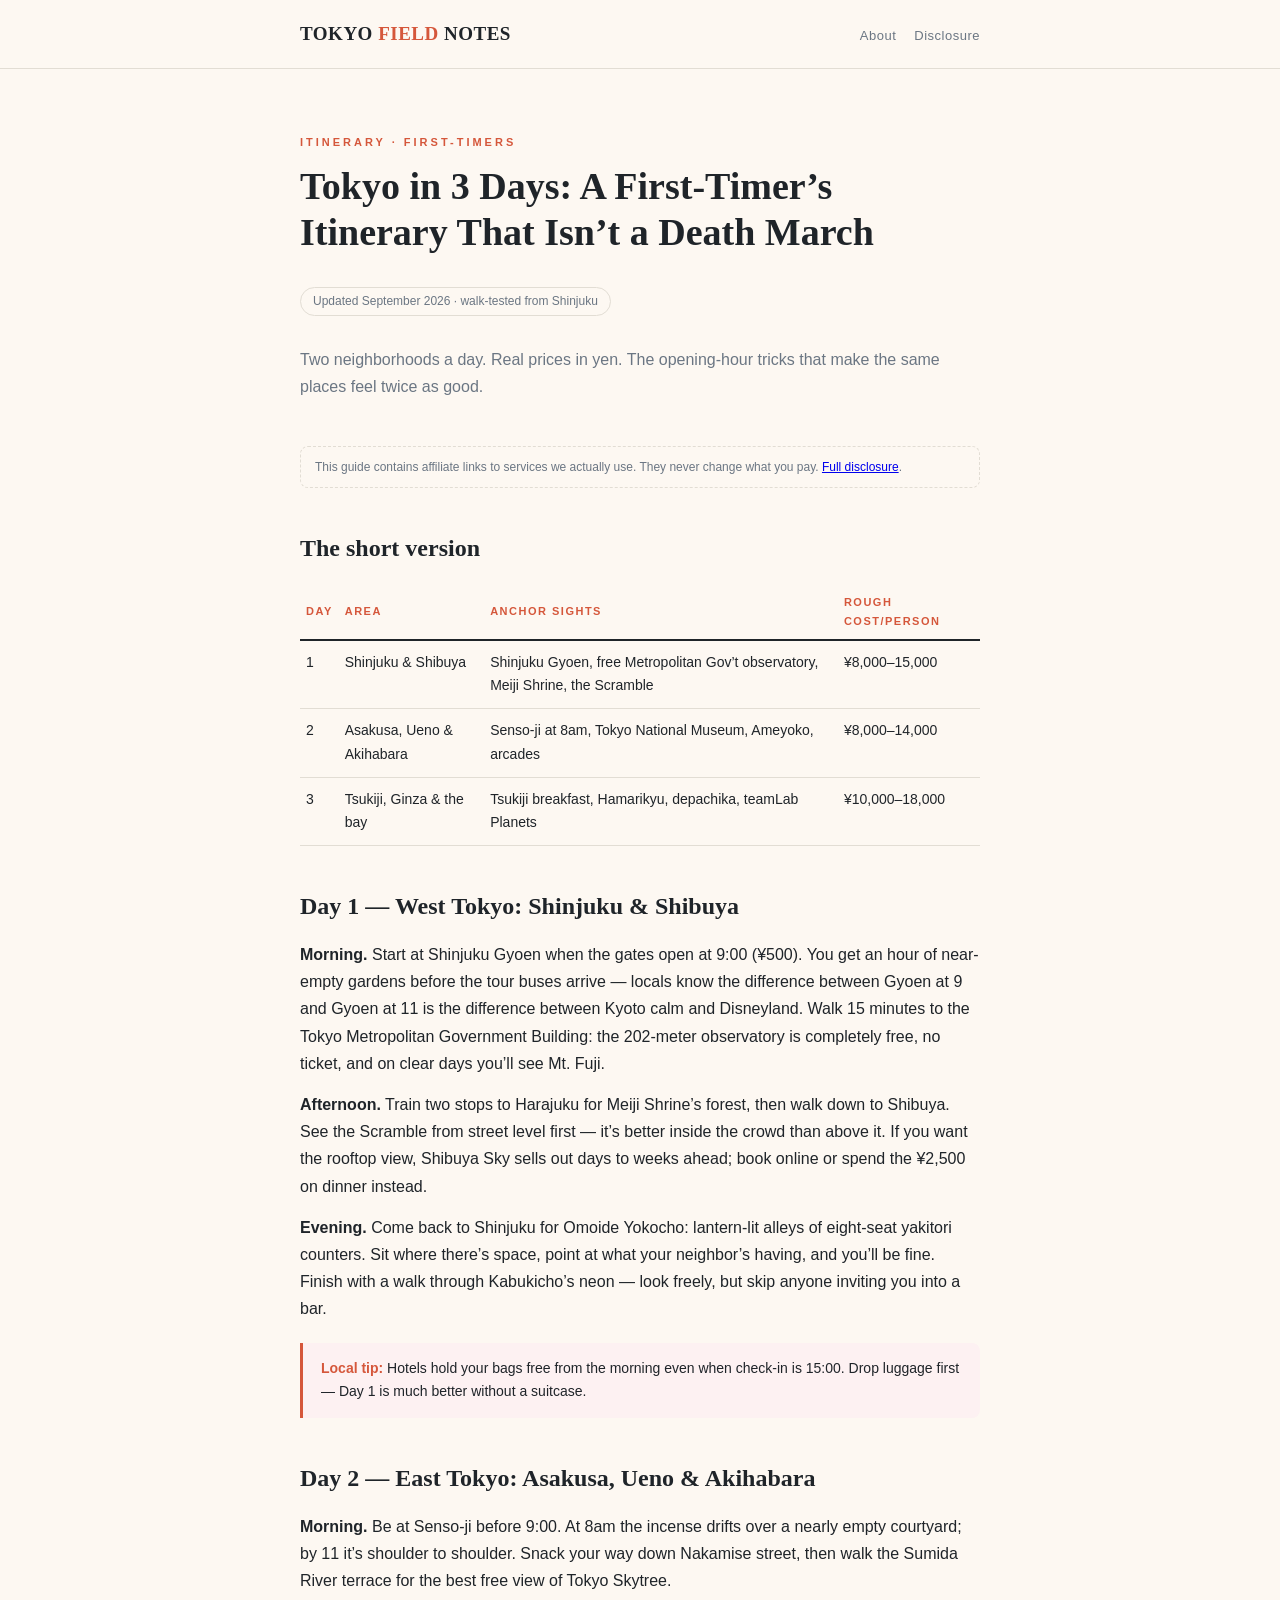
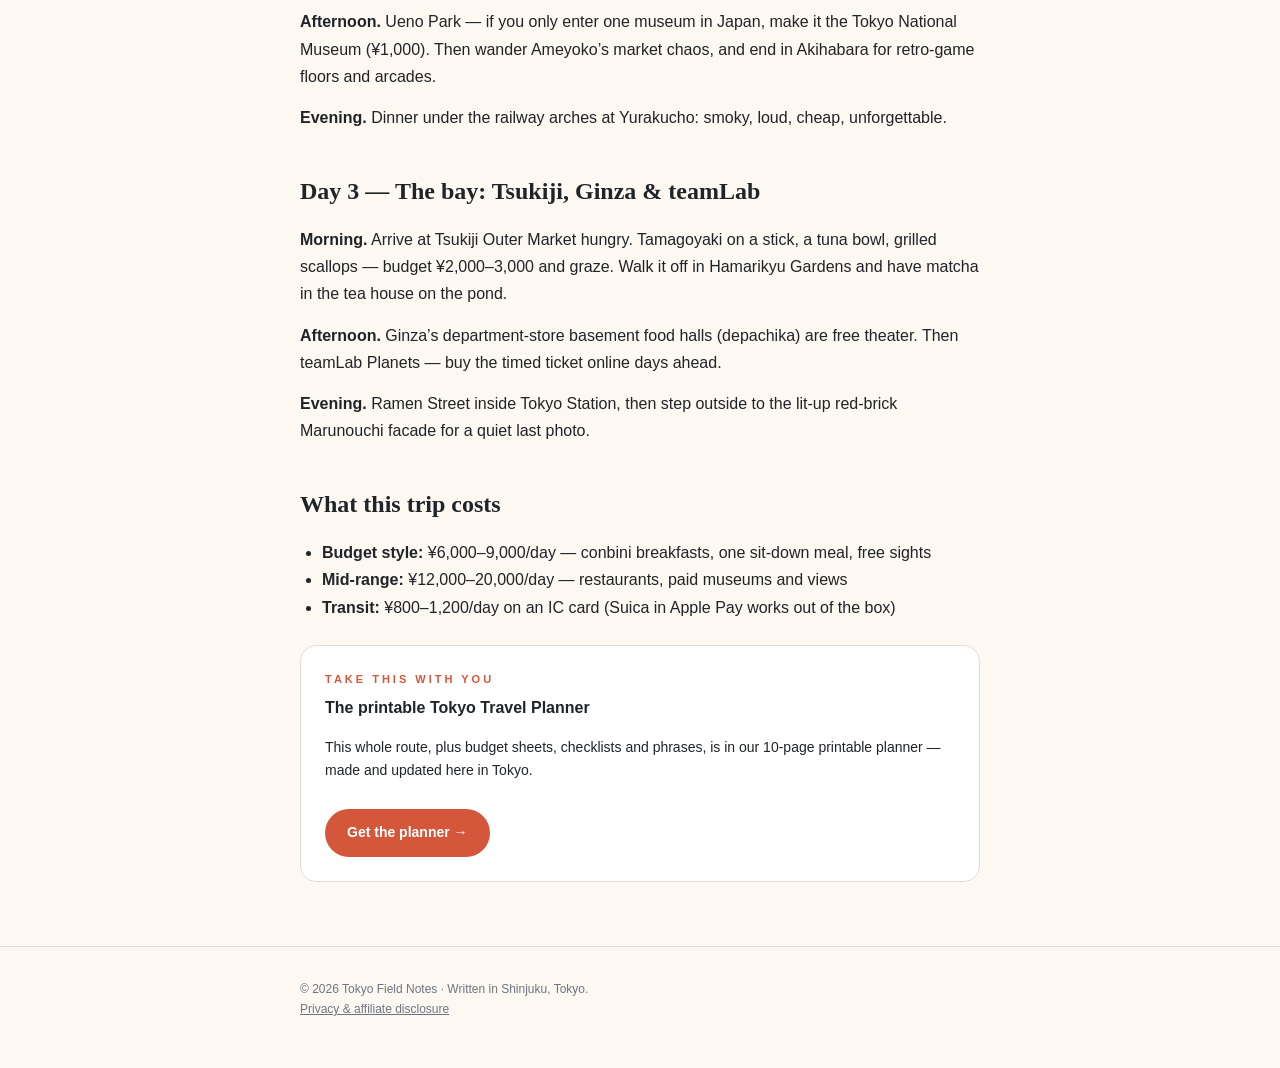
<file: site/guides/tokyo-3-day-itinerary.html>
<!DOCTYPE html>
<html lang="en">
<head>
<meta charset="UTF-8">
<meta name="viewport" content="width=device-width, initial-scale=1.0">
<title>Tokyo in 3 Days: A First-Timer’s Itinerary That Isn’t a Death March — Tokyo Field Notes</title>
<meta name="description" content="A realistic 3-day Tokyo itinerary written by a Shinjuku local: two neighborhoods a day, real prices, opening-time tricks, and what to skip. Updated September 2026.">
<link rel="stylesheet" href="../style.css">
<script type="application/ld+json">
{
  "@context": "https://schema.org",
  "@type": "Article",
  "headline": "Tokyo in 3 Days: A First-Timer’s Itinerary That Isn’t a Death March",
  "dateModified": "2026-09-02",
  "author": { "@type": "Person", "name": "Tokyo Field Notes", "description": "Tokyo resident based in Shinjuku" }
}
</script>
</head>
<body>
<header class="site">
  <div class="wrap">
    <a class="logo" href="../index.html">TOKYO <span>FIELD</span> NOTES</a>
    <nav><a href="../about.html">About</a><a href="../legal.html">Disclosure</a></nav>
  </div>
</header>

<main class="wrap">
  <article>
    <div class="hero" style="padding-bottom:16px">
      <div class="kicker">Itinerary · First-timers</div>
      <h1>Tokyo in 3 Days: A First-Timer’s Itinerary That Isn’t a Death March</h1>
      <span class="updated">Updated September 2026 · walk-tested from Shinjuku</span>
      <p class="sub">Two neighborhoods a day. Real prices in yen. The opening-hour tricks that make the same places feel twice as good.</p>
    </div>

    <div class="disclosure">This guide contains affiliate links to services we actually use. They never change what you pay. <a href="../legal.html">Full disclosure</a>.</div>

    <h2>The short version</h2>
    <table>
      <tr><th>Day</th><th>Area</th><th>Anchor sights</th><th>Rough cost/person</th></tr>
      <tr><td>1</td><td>Shinjuku &amp; Shibuya</td><td>Shinjuku Gyoen, free Metropolitan Gov’t observatory, Meiji Shrine, the Scramble</td><td>¥8,000–15,000</td></tr>
      <tr><td>2</td><td>Asakusa, Ueno &amp; Akihabara</td><td>Senso-ji at 8am, Tokyo National Museum, Ameyoko, arcades</td><td>¥8,000–14,000</td></tr>
      <tr><td>3</td><td>Tsukiji, Ginza &amp; the bay</td><td>Tsukiji breakfast, Hamarikyu, depachika, teamLab Planets</td><td>¥10,000–18,000</td></tr>
    </table>

    <h2>Day 1 — West Tokyo: Shinjuku &amp; Shibuya</h2>
    <p><b>Morning.</b> Start at Shinjuku Gyoen when the gates open at 9:00 (¥500). You get an hour of near-empty gardens before the tour buses arrive — locals know the difference between Gyoen at 9 and Gyoen at 11 is the difference between Kyoto calm and Disneyland. Walk 15 minutes to the Tokyo Metropolitan Government Building: the 202-meter observatory is completely free, no ticket, and on clear days you’ll see Mt. Fuji.</p>
    <p><b>Afternoon.</b> Train two stops to Harajuku for Meiji Shrine’s forest, then walk down to Shibuya. See the Scramble from street level first — it’s better inside the crowd than above it. If you want the rooftop view, Shibuya Sky sells out days to weeks ahead; book online or spend the ¥2,500 on dinner instead.</p>
    <p><b>Evening.</b> Come back to Shinjuku for Omoide Yokocho: lantern-lit alleys of eight-seat yakitori counters. Sit where there’s space, point at what your neighbor’s having, and you’ll be fine. Finish with a walk through Kabukicho’s neon — look freely, but skip anyone inviting you into a bar.</p>
    <div class="tip"><b>Local tip:</b> Hotels hold your bags free from the morning even when check-in is 15:00. Drop luggage first — Day 1 is much better without a suitcase.</div>

    <h2>Day 2 — East Tokyo: Asakusa, Ueno &amp; Akihabara</h2>
    <p><b>Morning.</b> Be at Senso-ji before 9:00. At 8am the incense drifts over a nearly empty courtyard; by 11 it’s shoulder to shoulder. Snack your way down Nakamise street, then walk the Sumida River terrace for the best free view of Tokyo Skytree.</p>
    <p><b>Afternoon.</b> Ueno Park — if you only enter one museum in Japan, make it the Tokyo National Museum (¥1,000). Then wander Ameyoko’s market chaos, and end in Akihabara for retro-game floors and arcades.</p>
    <p><b>Evening.</b> Dinner under the railway arches at Yurakucho: smoky, loud, cheap, unforgettable.</p>

    <h2>Day 3 — The bay: Tsukiji, Ginza &amp; teamLab</h2>
    <p><b>Morning.</b> Arrive at Tsukiji Outer Market hungry. Tamagoyaki on a stick, a tuna bowl, grilled scallops — budget ¥2,000–3,000 and graze. Walk it off in Hamarikyu Gardens and have matcha in the tea house on the pond.</p>
    <p><b>Afternoon.</b> Ginza’s department-store basement food halls (depachika) are free theater. Then teamLab Planets — buy the timed ticket online days ahead.</p>
    <p><b>Evening.</b> Ramen Street inside Tokyo Station, then step outside to the lit-up red-brick Marunouchi facade for a quiet last photo.</p>

    <h2>What this trip costs</h2>
    <ul>
      <li><b>Budget style:</b> ¥6,000–9,000/day — conbini breakfasts, one sit-down meal, free sights</li>
      <li><b>Mid-range:</b> ¥12,000–20,000/day — restaurants, paid museums and views</li>
      <li><b>Transit:</b> ¥800–1,200/day on an IC card (Suica in Apple Pay works out of the box)</li>
    </ul>

    <section class="card">
      <div class="kicker">Take this with you</div>
      <h3 style="margin-top:0">The printable Tokyo Travel Planner</h3>
      <p style="font-size:14px">This whole route, plus budget sheets, checklists and phrases, is in our 10-page printable planner — made and updated here in Tokyo.</p>
      <a class="btn" href="#">Get the planner →</a>
    </section>
  </article>
</main>

<footer class="site">
  <div class="wrap">
    <p>© 2026 Tokyo Field Notes · Written in Shinjuku, Tokyo.</p>
    <p><a href="../legal.html">Privacy &amp; affiliate disclosure</a></p>
  </div>
</footer>
</body>
</html>
</file>
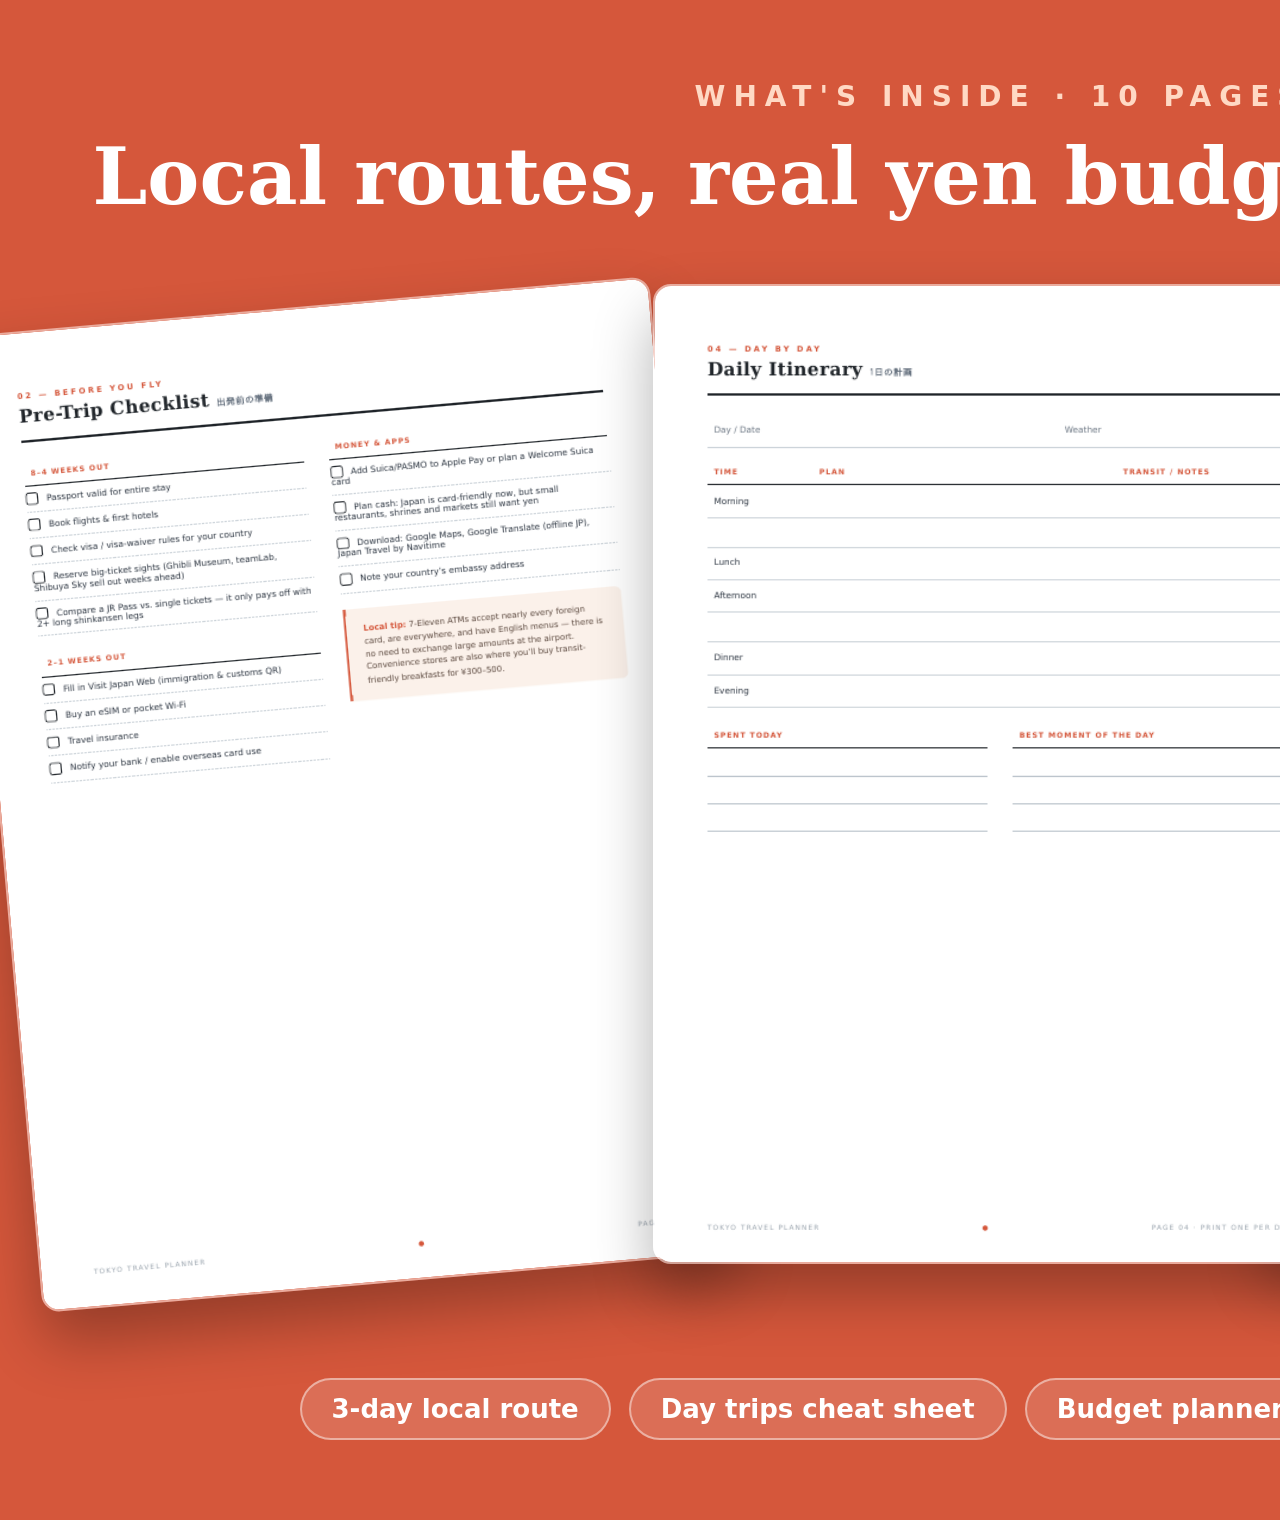
<file: products/tokyo-travel-planner/marketing/etsy-inside.html>
<!DOCTYPE html>
<html lang="en">
<head>
<meta charset="UTF-8">
<style>
  * { box-sizing: border-box; margin: 0; padding: 0; }
  body { width: 2000px; height: 1520px; font-family: 'DejaVu Sans', Arial, sans-serif; background: #d5573b; overflow: hidden; }
  .wrap { height: 1520px; padding: 80px 90px; display: flex; flex-direction: column; }
  .kicker { font-size: 28px; letter-spacing: 8px; text-transform: uppercase; color: #ffd9c4; font-weight: bold; text-align: center; }
  h1 { font-family: 'DejaVu Serif', Georgia, serif; font-size: 78px; color: #fff; text-align: center; margin: 18px 0 40px; }
  .pages { flex: 1; display: flex; justify-content: center; align-items: center; gap: 0; }
  .pages img { height: 980px; border-radius: 18px; box-shadow: 0 30px 60px rgba(0,0,0,.3); border: 2px solid rgba(255,255,255,.5); }
  .pages img.l { transform: rotate(-5deg) translateX(40px); }
  .pages img.c { transform: translateY(-24px); z-index: 2; }
  .pages img.r { transform: rotate(5deg) translateX(-40px); }
  .strip { display: flex; justify-content: center; gap: 18px; margin-top: 44px; }
  .strip span { background: rgba(255,255,255,.14); border: 2px solid rgba(255,255,255,.45); color: #fff; border-radius: 999px; padding: 14px 30px; font-size: 26px; font-weight: bold; }
</style>
</head>
<body>
<div class="wrap">
  <div class="kicker">What's inside · 10 pages</div>
  <h1>Local routes, real yen budgets, checklists</h1>
  <div class="pages">
    <img class="l" src="pg3-03.png" alt="">
    <img class="c" src="pg5-05.png" alt="">
    <img class="r" src="pg6-06.png" alt="">
  </div>
  <div class="strip">
    <span>3-day local route</span><span>Day trips cheat sheet</span><span>Budget planner</span><span>+ phrases &amp; packing</span>
  </div>
</div>
</body>
</html>
</file>
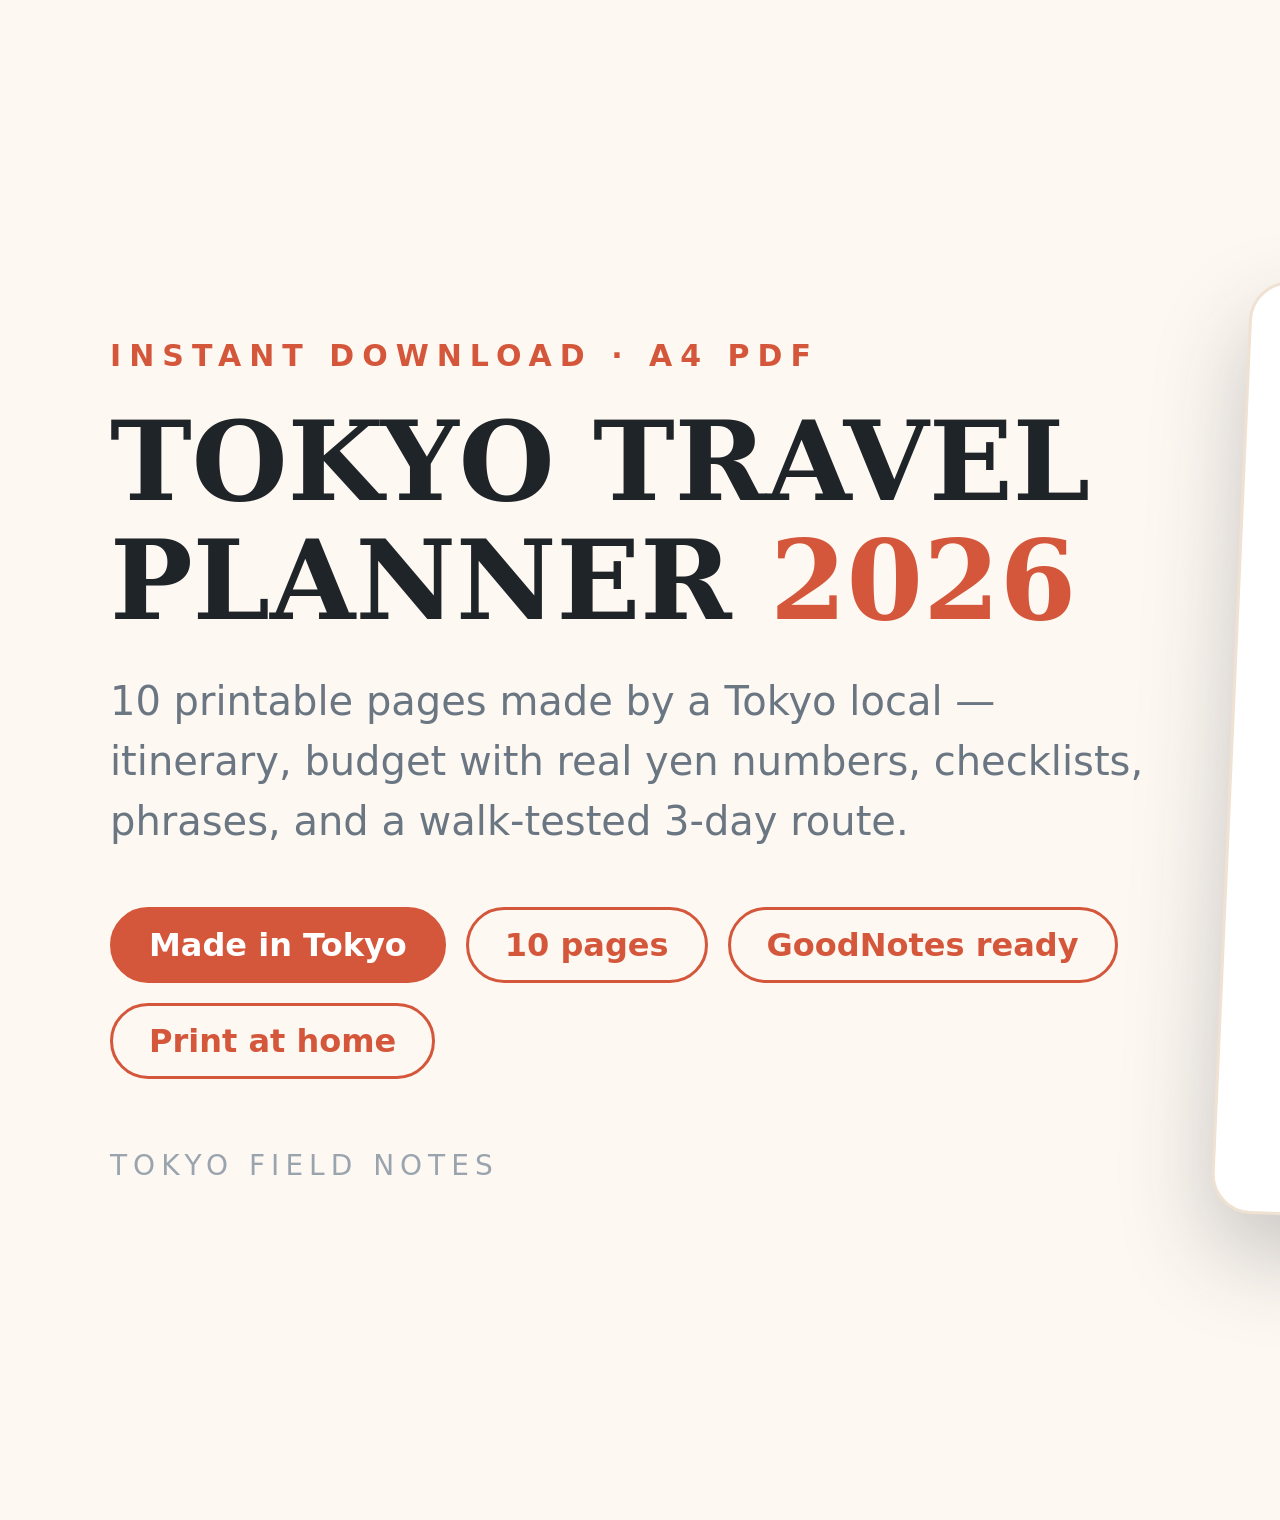
<file: products/tokyo-travel-planner/marketing/etsy-main.html>
<!DOCTYPE html>
<html lang="en">
<head>
<meta charset="UTF-8">
<style>
  * { box-sizing: border-box; margin: 0; padding: 0; }
  body { width: 2000px; height: 1520px; font-family: 'DejaVu Sans', Arial, sans-serif; background: #fdf8f2; color: #1f2429; overflow: hidden; }
  .wrap { height: 1520px; display: flex; align-items: center; gap: 80px; padding: 90px 110px; }
  .left { flex: 1.05; }
  .kicker { font-size: 30px; letter-spacing: 8px; text-transform: uppercase; color: #d5573b; font-weight: bold; }
  h1 { font-family: 'DejaVu Serif', Georgia, serif; font-size: 110px; line-height: 1.08; margin: 30px 0; }
  h1 .accent { color: #d5573b; }
  .sub { font-size: 40px; color: #6b7683; line-height: 1.5; }
  .badges { margin-top: 56px; display: flex; flex-wrap: wrap; gap: 20px; }
  .badges span { border: 3px solid #d5573b; color: #d5573b; border-radius: 999px; padding: 16px 36px; font-size: 32px; font-weight: bold; }
  .badges span.fill { background: #d5573b; color: #fff; }
  .brand { margin-top: 70px; font-size: 28px; letter-spacing: 6px; text-transform: uppercase; color: #9aa4ae; }
  .cover { width: 660px; height: 933px; background: #fff; border-radius: 40px; box-shadow: 0 40px 90px rgba(42,48,56,.25); padding: 70px 50px; text-align: center; display: flex; flex-direction: column; align-items: center; justify-content: center; transform: rotate(2.5deg); border: 3px solid #f0e2d2; }
  .cover .mk { font-size: 18px; letter-spacing: 5px; text-transform: uppercase; color: #d5573b; font-weight: bold; }
  .cover h2 { font-family: 'DejaVu Serif', Georgia, serif; font-size: 64px; line-height: 1.15; margin: 22px 0 10px; }
  .cover .jp { font-size: 22px; color: #d5573b; letter-spacing: 9px; }
  .cover svg { width: 480px; margin-bottom: 40px; }
  .cover .dots { margin-top: 34px; color: #d5573b; font-size: 22px; letter-spacing: 18px; }
</style>
</head>
<body>
<div class="wrap">
  <div class="left">
    <div class="kicker">Instant Download · A4 PDF</div>
    <h1>TOKYO TRAVEL<br>PLANNER <span class="accent">2026</span></h1>
    <div class="sub">10 printable pages made by a Tokyo local — itinerary, budget with real yen numbers, checklists, phrases, and a walk-tested 3-day route.</div>
    <div class="badges">
      <span class="fill">Made in Tokyo</span><span>10 pages</span><span>GoodNotes ready</span><span>Print at home</span>
    </div>
    <div class="brand">Tokyo Field Notes</div>
  </div>
  <div class="cover">
    <svg viewBox="0 0 320 150" xmlns="http://www.w3.org/2000/svg">
      <circle cx="222" cy="62" r="40" fill="#d5573b"/>
      <circle cx="222" cy="62" r="52" fill="none" stroke="#f3c9ad" stroke-width="2" stroke-dasharray="1 8" stroke-linecap="round"/>
      <rect x="30" y="30" width="52" height="12" rx="6" fill="#f0e2d2"/>
      <rect x="36" y="88" width="26" height="44" rx="2.5" fill="#2a3038"/>
      <rect x="68" y="72" width="20" height="60" rx="2.5" fill="#2a3038"/>
      <rect x="196" y="96" width="24" height="36" rx="2.5" fill="#2a3038"/>
      <rect x="226" y="84" width="18" height="48" rx="2.5" fill="#2a3038"/>
      <polygon points="142,34 162,132 122,132" fill="#d5573b"/>
      <rect x="128" y="96" width="28" height="4.5" rx="2.2" fill="#fff"/>
      <rect x="133.5" y="66" width="17" height="4" rx="2" fill="#fff"/>
      <g fill="#f7ec9e"><rect x="42" y="96" width="4.5" height="4.5" rx="1"/><rect x="52" y="96" width="4.5" height="4.5" rx="1"/><rect x="73" y="80" width="4" height="4" rx="1"/><rect x="231" y="92" width="4" height="4" rx="1"/></g>
      <rect x="16" y="130" width="288" height="4" rx="2" fill="#2a3038"/>
    </svg>
    <div class="mk">Made in Shinjuku, Tokyo</div>
    <h2>TOKYO TRAVEL<br>PLANNER</h2>
    <div class="jp">東京旅行プランナー</div>
    <div class="dots">● ● ●</div>
  </div>
</div>
</body>
</html>
</file>
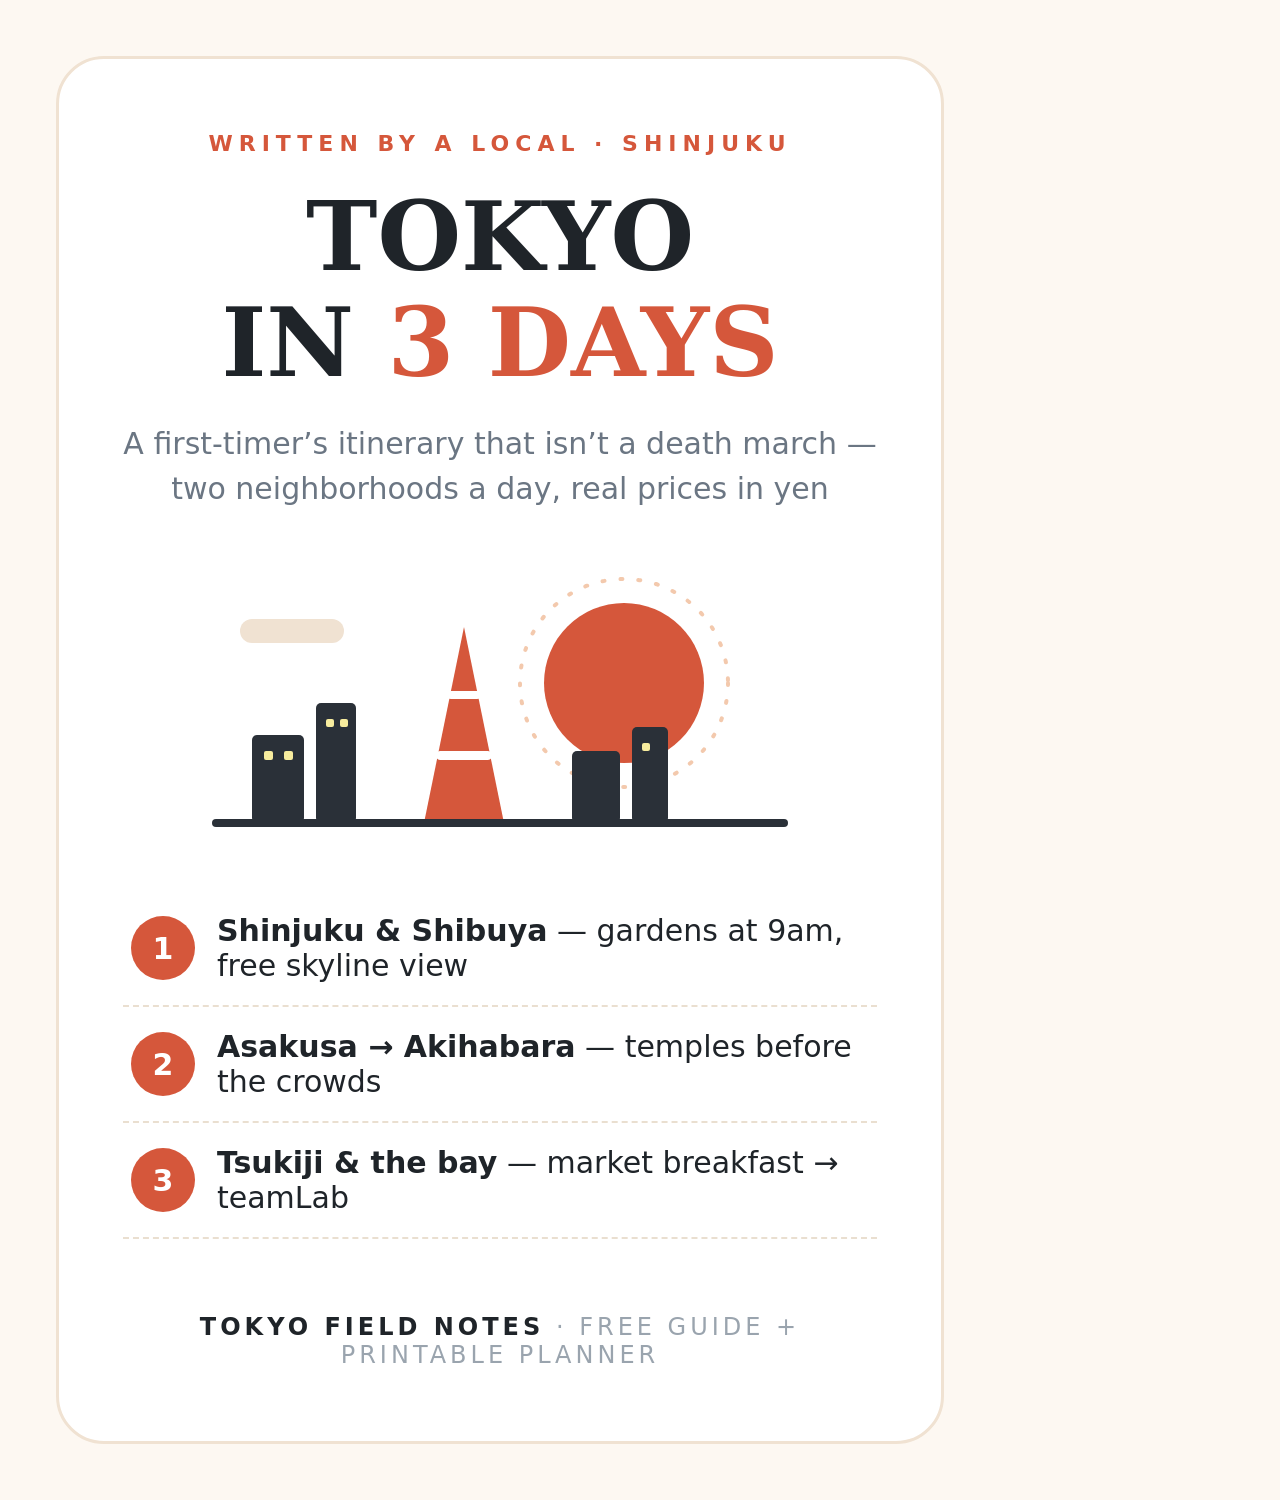
<file: products/tokyo-travel-planner/marketing/pin1.html>
<!DOCTYPE html>
<html lang="en">
<head>
<meta charset="UTF-8">
<style>
  * { box-sizing: border-box; margin: 0; padding: 0; }
  body { width: 1000px; height: 1500px; font-family: 'DejaVu Sans', Arial, sans-serif; background: #fdf8f2; color: #1f2429; }
  .wrap { height: 1500px; padding: 56px; display: flex; flex-direction: column; }
  .card { flex: 1; background: #fff; border: 3px solid #f0e2d2; border-radius: 48px; padding: 72px 64px; display: flex; flex-direction: column; text-align: center; align-items: center; }
  .kicker { font-size: 22px; letter-spacing: 6px; text-transform: uppercase; color: #d5573b; font-weight: bold; }
  h1 { font-family: 'DejaVu Serif', Georgia, serif; font-size: 96px; line-height: 1.1; margin: 28px 0 8px; }
  h1 .accent { color: #d5573b; }
  .sub { font-size: 30px; color: #6b7683; line-height: 1.5; margin-top: 18px; }
  svg { width: 640px; margin: 48px 0 24px; }
  .rows { width: 100%; margin-top: 8px; text-align: left; }
  .row { display: flex; align-items: center; gap: 22px; padding: 22px 8px; border-bottom: 2px dashed #eadfd0; font-size: 30px; }
  .num { min-width: 64px; height: 64px; border-radius: 50%; background: #d5573b; color: #fff; display: flex; align-items: center; justify-content: center; font-weight: bold; font-size: 30px; }
  .brand { margin-top: auto; padding-top: 36px; font-size: 24px; letter-spacing: 4px; text-transform: uppercase; color: #9aa4ae; }
  .brand b { color: #1f2429; }
</style>
</head>
<body>
<div class="wrap">
  <div class="card">
    <div class="kicker">Written by a local · Shinjuku</div>
    <h1>TOKYO<br>IN <span class="accent">3 DAYS</span></h1>
    <div class="sub">A first-timer’s itinerary that isn’t a death march —<br>two neighborhoods a day, real prices in yen</div>
    <svg viewBox="0 0 320 150" xmlns="http://www.w3.org/2000/svg">
      <circle cx="222" cy="62" r="40" fill="#d5573b"/>
      <circle cx="222" cy="62" r="52" fill="none" stroke="#f3c9ad" stroke-width="2" stroke-dasharray="1 8" stroke-linecap="round"/>
      <rect x="30" y="30" width="52" height="12" rx="6" fill="#f0e2d2"/>
      <rect x="36" y="88" width="26" height="44" rx="2.5" fill="#2a3038"/>
      <rect x="68" y="72" width="20" height="60" rx="2.5" fill="#2a3038"/>
      <rect x="196" y="96" width="24" height="36" rx="2.5" fill="#2a3038"/>
      <rect x="226" y="84" width="18" height="48" rx="2.5" fill="#2a3038"/>
      <polygon points="142,34 162,132 122,132" fill="#d5573b"/>
      <rect x="128" y="96" width="28" height="4.5" rx="2.2" fill="#fff"/>
      <rect x="133.5" y="66" width="17" height="4" rx="2" fill="#fff"/>
      <g fill="#f7ec9e"><rect x="42" y="96" width="4.5" height="4.5" rx="1"/><rect x="52" y="96" width="4.5" height="4.5" rx="1"/><rect x="73" y="80" width="4" height="4" rx="1"/><rect x="80" y="80" width="4" height="4" rx="1"/><rect x="231" y="92" width="4" height="4" rx="1"/></g>
      <rect x="16" y="130" width="288" height="4" rx="2" fill="#2a3038"/>
    </svg>
    <div class="rows">
      <div class="row"><div class="num">1</div><div><b>Shinjuku &amp; Shibuya</b> — gardens at 9am, free skyline view</div></div>
      <div class="row"><div class="num">2</div><div><b>Asakusa → Akihabara</b> — temples before the crowds</div></div>
      <div class="row"><div class="num">3</div><div><b>Tsukiji &amp; the bay</b> — market breakfast → teamLab</div></div>
    </div>
    <div class="brand"><b>TOKYO FIELD NOTES</b> · free guide + printable planner</div>
  </div>
</div>
</body>
</html>
</file>
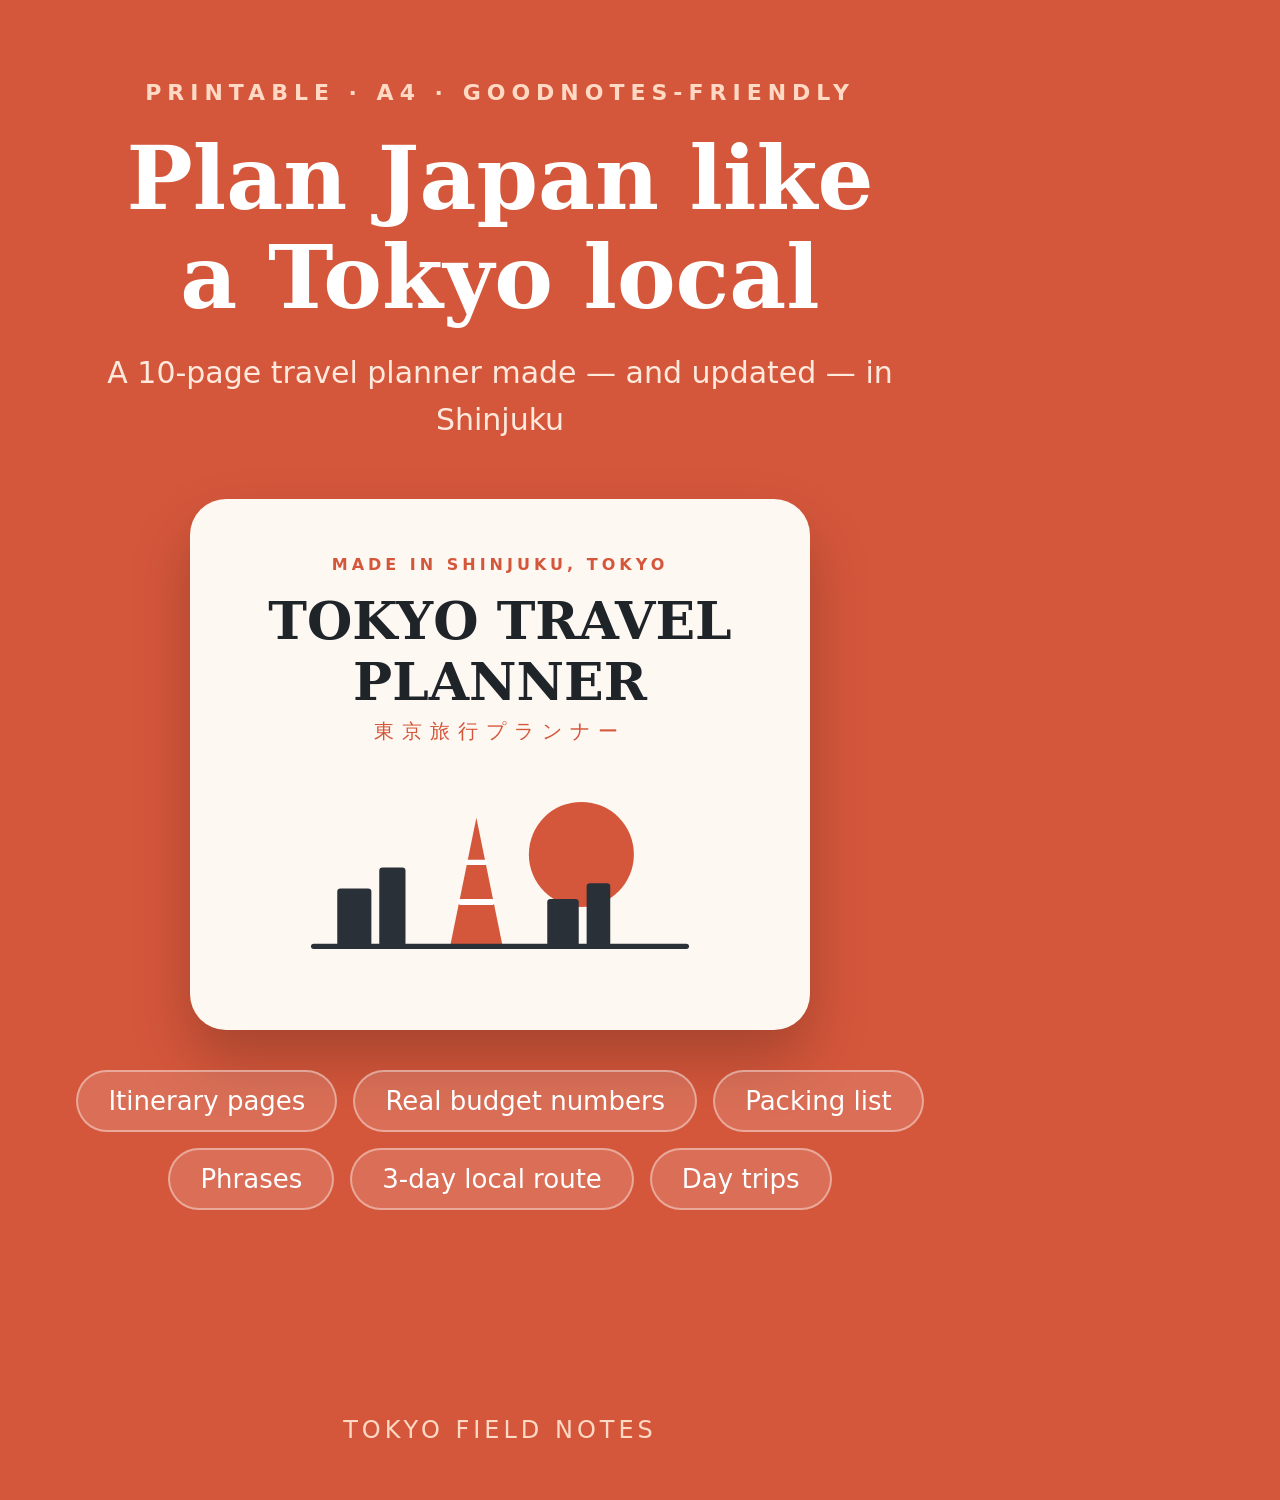
<file: products/tokyo-travel-planner/marketing/pin2.html>
<!DOCTYPE html>
<html lang="en">
<head>
<meta charset="UTF-8">
<style>
  * { box-sizing: border-box; margin: 0; padding: 0; }
  body { width: 1000px; height: 1500px; font-family: 'DejaVu Sans', Arial, sans-serif; background: #d5573b; color: #fff; }
  .wrap { height: 1500px; padding: 56px; display: flex; flex-direction: column; text-align: center; align-items: center; }
  .kicker { font-size: 22px; letter-spacing: 6px; text-transform: uppercase; color: #ffd9c4; font-weight: bold; margin-top: 24px; }
  h1 { font-family: 'DejaVu Serif', Georgia, serif; font-size: 88px; line-height: 1.12; margin: 24px 0; }
  .sub { font-size: 30px; color: #ffe9dd; line-height: 1.55; }
  .mock { margin: 56px 0 40px; background: #fdf8f2; border-radius: 36px; padding: 56px 48px; width: 620px; color: #1f2429; box-shadow: 0 30px 60px rgba(0,0,0,.22); }
  .mock .mk { font-size: 16px; letter-spacing: 4px; text-transform: uppercase; color: #d5573b; font-weight: bold; }
  .mock h2 { font-family: 'DejaVu Serif', Georgia, serif; font-size: 52px; margin: 16px 0 6px; }
  .mock .jp { font-size: 20px; color: #d5573b; letter-spacing: 8px; }
  .mock svg { width: 420px; margin-top: 28px; }
  .feat { display: flex; flex-wrap: wrap; gap: 16px; justify-content: center; width: 100%; }
  .feat span { background: rgba(255,255,255,.14); border: 2px solid rgba(255,255,255,.4); border-radius: 999px; padding: 14px 30px; font-size: 26px; }
  .brand { margin-top: auto; padding-top: 40px; font-size: 24px; letter-spacing: 4px; text-transform: uppercase; color: #ffd9c4; }
</style>
</head>
<body>
<div class="wrap">
  <div class="kicker">Printable · A4 · GoodNotes-friendly</div>
  <h1>Plan Japan like<br>a Tokyo local</h1>
  <div class="sub">A 10-page travel planner made — and updated — in Shinjuku</div>
  <div class="mock">
    <div class="mk">Made in Shinjuku, Tokyo</div>
    <h2>TOKYO TRAVEL<br>PLANNER</h2>
    <div class="jp">東京旅行プランナー</div>
    <svg viewBox="0 0 320 150" xmlns="http://www.w3.org/2000/svg">
      <circle cx="222" cy="62" r="40" fill="#d5573b"/>
      <rect x="36" y="88" width="26" height="44" rx="2.5" fill="#2a3038"/>
      <rect x="68" y="72" width="20" height="60" rx="2.5" fill="#2a3038"/>
      <rect x="196" y="96" width="24" height="36" rx="2.5" fill="#2a3038"/>
      <rect x="226" y="84" width="18" height="48" rx="2.5" fill="#2a3038"/>
      <polygon points="142,34 162,132 122,132" fill="#d5573b"/>
      <rect x="128" y="96" width="28" height="4.5" rx="2.2" fill="#fff"/>
      <rect x="133.5" y="66" width="17" height="4" rx="2" fill="#fff"/>
      <rect x="16" y="130" width="288" height="4" rx="2" fill="#2a3038"/>
    </svg>
  </div>
  <div class="feat">
    <span>Itinerary pages</span><span>Real budget numbers</span><span>Packing list</span>
    <span>Phrases</span><span>3-day local route</span><span>Day trips</span>
  </div>
  <div class="brand">TOKYO FIELD NOTES</div>
</div>
</body>
</html>
</file>
<file: site/style.css>
:root {
  --ink: #1f2429; --paper: #fdf8f2; --accent: #d5573b; --gold: #d5573b;
  --muted: #6b7683; --line: #e2ddd4;
}
* { box-sizing: border-box; margin: 0; padding: 0; }
body { font-family: 'Helvetica Neue', Arial, sans-serif; background: var(--paper); color: var(--ink); line-height: 1.7; }
.wrap { max-width: 720px; margin: 0 auto; padding: 0 20px; }
header.site { border-bottom: 1px solid var(--line); background: var(--paper); }
header.site .wrap { display: flex; justify-content: space-between; align-items: center; padding: 18px 20px; }
.logo { font-family: Georgia, serif; font-weight: 700; font-size: 19px; letter-spacing: .5px; color: var(--ink); text-decoration: none; }
.logo span { color: var(--accent); }
nav a { color: var(--muted); text-decoration: none; font-size: 13px; margin-left: 18px; letter-spacing: .5px; }
nav a:hover { color: var(--accent); }
.hero { padding: 64px 0 48px; }
.kicker { font-size: 11px; letter-spacing: 3px; text-transform: uppercase; color: var(--accent); font-weight: 700; margin-bottom: 12px; }
h1 { font-family: Georgia, serif; font-size: 38px; line-height: 1.2; margin-bottom: 16px; }
h2 { font-family: Georgia, serif; font-size: 24px; margin: 40px 0 12px; }
h3 { font-size: 16px; margin: 24px 0 8px; }
.sub { color: var(--muted); font-size: 16px; }
.updated { display: inline-block; font-size: 12px; color: var(--muted); border: 1px solid var(--line); border-radius: 20px; padding: 3px 12px; margin: 16px 0; }
.card { background: #fff; border: 1px solid var(--line); border-radius: 16px; padding: 24px; margin: 24px 0; }
.card .kicker { margin-bottom: 6px; }
.btn { display: inline-block; background: var(--accent); color: #fff; text-decoration: none; padding: 12px 22px; border-radius: 999px; font-weight: 700; font-size: 14px; margin-top: 12px; }
.btn.ghost { background: transparent; color: var(--accent); border: 2px solid var(--accent); }
.tip { background: #fdf1f2; border-left: 3px solid var(--accent); padding: 14px 18px; border-radius: 0 8px 8px 0; font-size: 14px; margin: 20px 0; }
.tip b { color: var(--accent); }
table { width: 100%; border-collapse: collapse; margin: 16px 0; font-size: 14px; }
th { text-align: left; font-size: 11px; letter-spacing: 1.5px; text-transform: uppercase; color: var(--accent); border-bottom: 2px solid var(--ink); padding: 8px 6px; }
td { border-bottom: 1px solid var(--line); padding: 10px 6px; vertical-align: top; }
footer.site { border-top: 1px solid var(--line); margin-top: 64px; padding: 32px 0 48px; font-size: 12px; color: var(--muted); }
footer.site a { color: var(--muted); }
.disclosure { font-size: 12px; color: var(--muted); border: 1px dashed var(--line); border-radius: 8px; padding: 10px 14px; margin: 16px 0; }
article p { margin: 14px 0; }
article ul, article ol { margin: 14px 0 14px 22px; }
.newsletter input[type=email] { padding: 11px 14px; border: 1px solid var(--line); border-radius: 999px; width: 60%; font-size: 14px; }
@media (max-width: 600px) { h1 { font-size: 29px; } .newsletter input[type=email] { width: 100%; margin-bottom: 8px; } }
</file>
